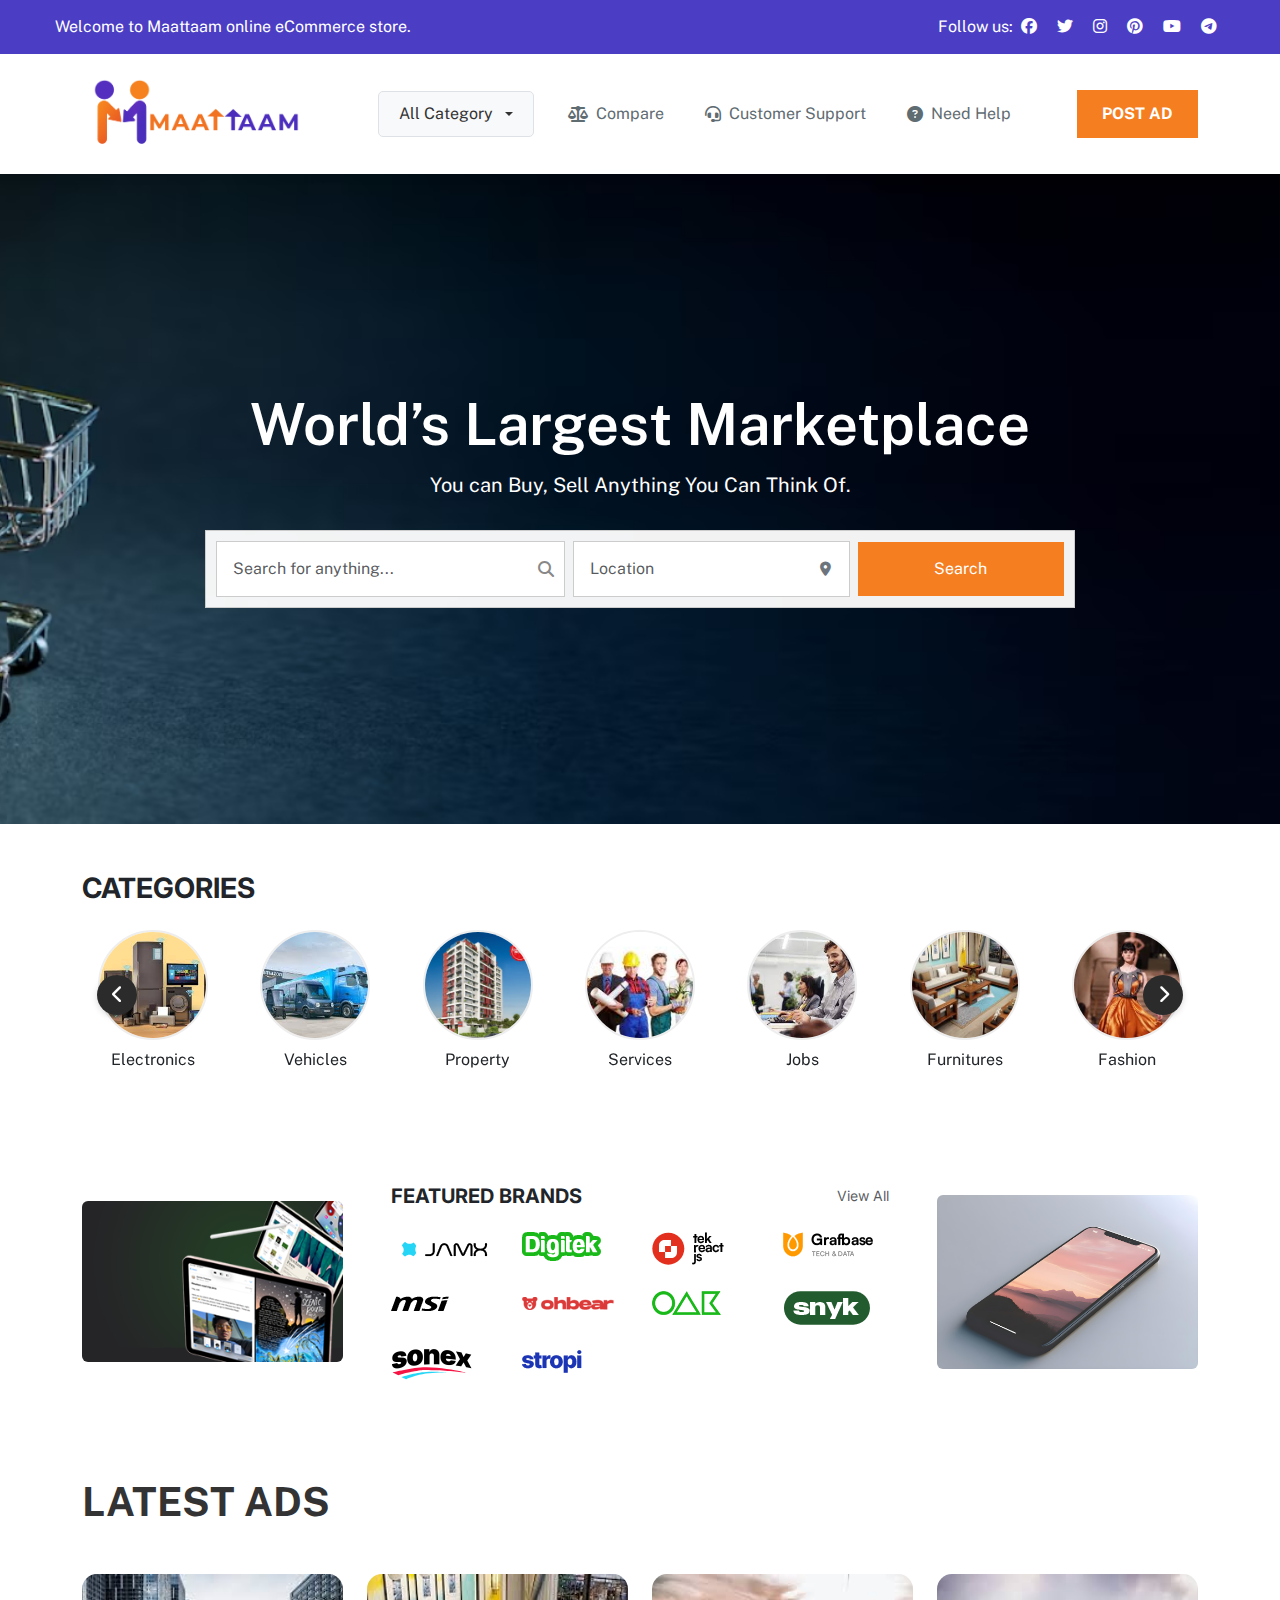
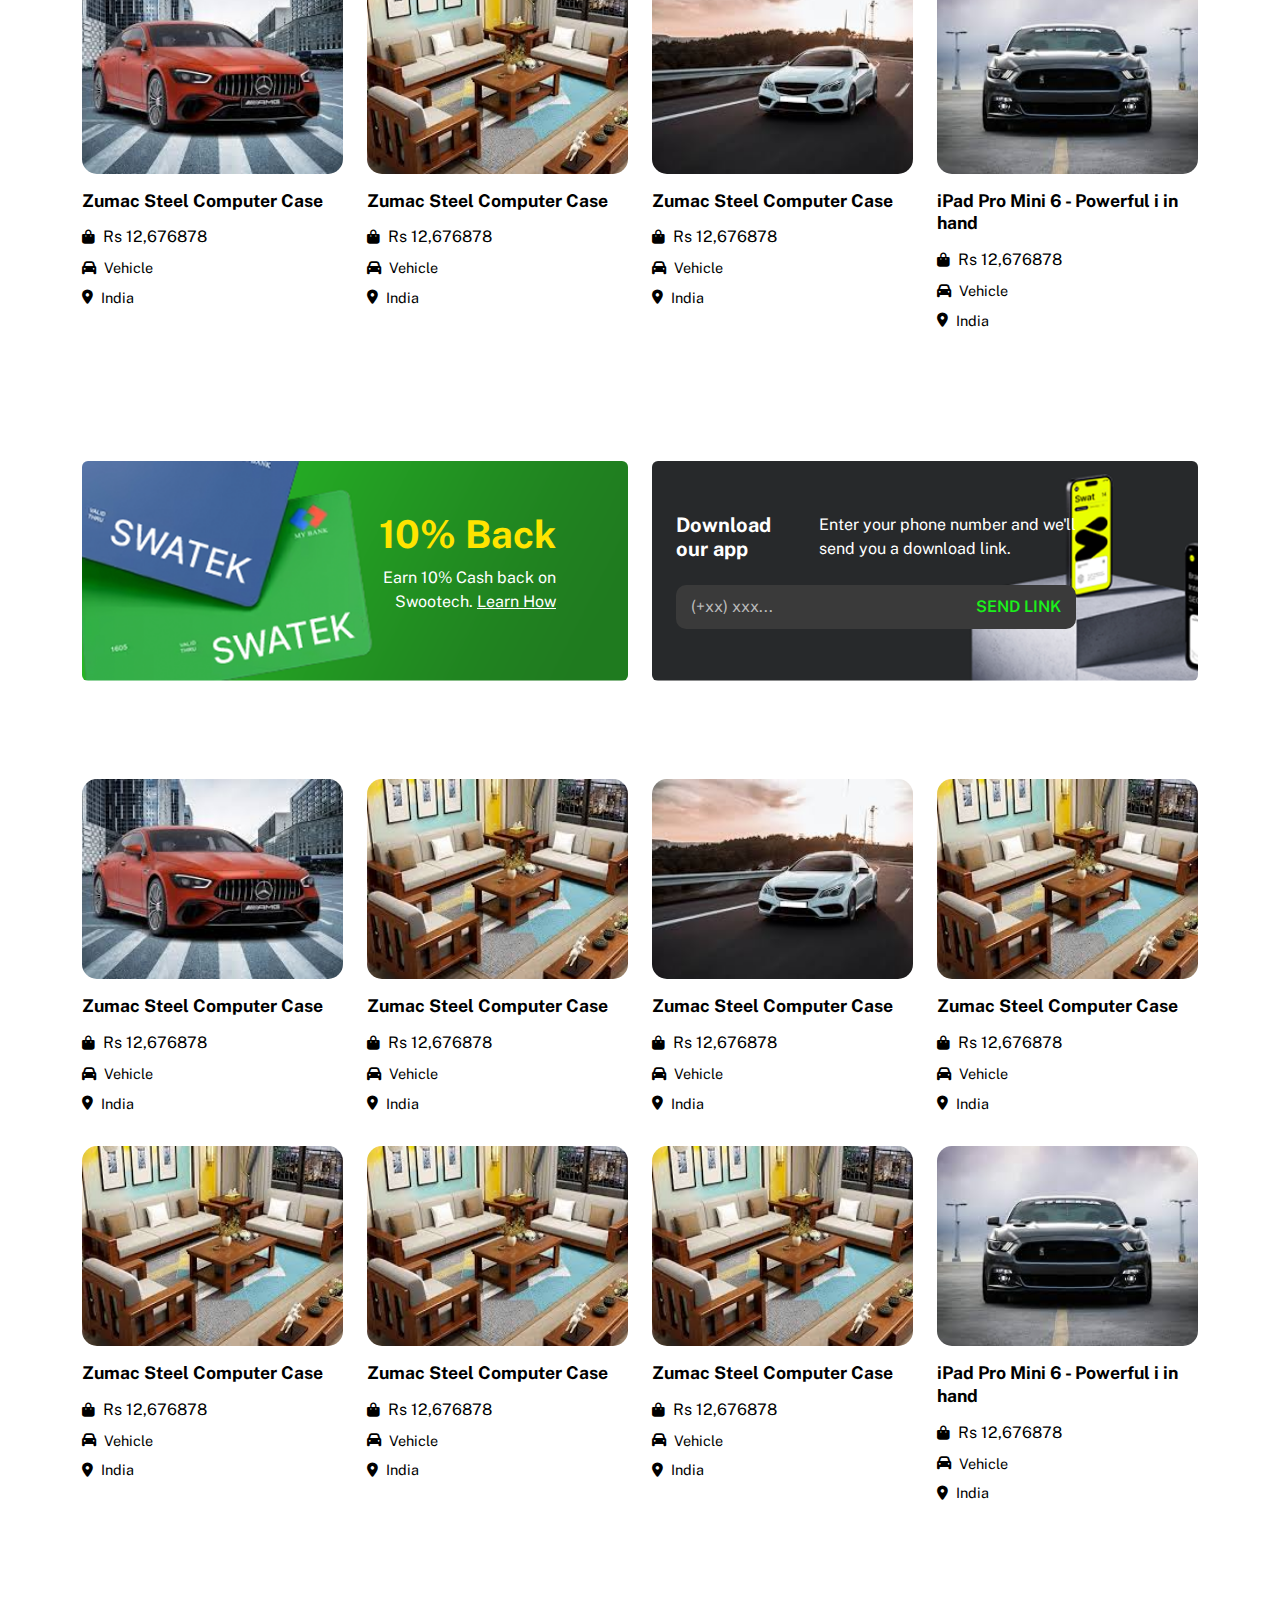
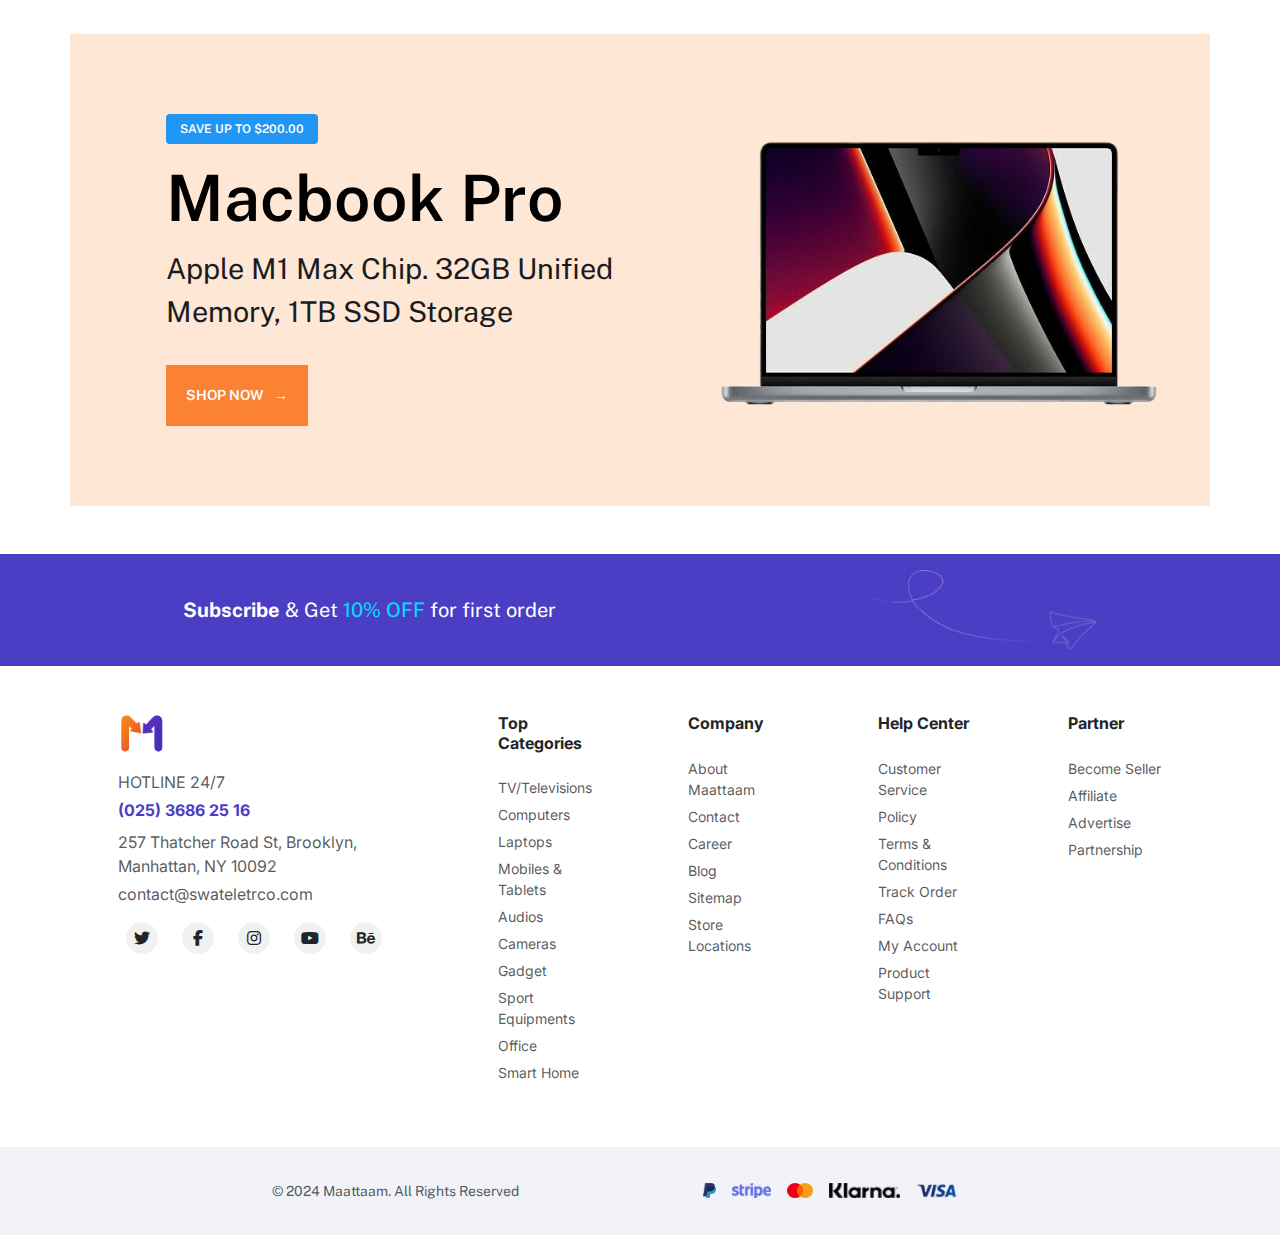
<file: index.html>
<!DOCTYPE html>
<html lang="en">
<head>
    <meta charset="UTF-8">
    <meta name="viewport" content="width=device-width, initial-scale=1.0">
    <title>Maattaam</title>
    <link href="https://cdnjs.cloudflare.com/ajax/libs/bootstrap/5.3.0/css/bootstrap.min.css" rel="stylesheet">
    <link href="https://cdnjs.cloudflare.com/ajax/libs/font-awesome/6.4.0/css/all.min.css" rel="stylesheet">
    <link rel="stylesheet" href="index.css">
    <link href="https://fonts.googleapis.com/css2?family=Public+Sans:wght@400;500;600;700&display=swap" rel="stylesheet">
    <link rel="stylesheet" href="https://cdnjs.cloudflare.com/ajax/libs/font-awesome/6.5.0/css/all.min.css">
    <link href="https://fonts.googleapis.com/css2?family=Inter:wght@400;500;600;700&display=swap" rel="stylesheet">




</head>
<body>
<!-- 
    <div class="black-friday-section" id="blackFridaySection">
        <div class="black-friday-content">
            <div class="offer-text">
                <span class="black-text">Black</span>
                <span class="white-text">Friday</span>
            </div>
<div class="discount-text">
    <span class="prefix">Up to</span>
    <span class="main-percentage">59%</span>
    <span class="suffix">OFF</span>
</div>

            <div class="action-section">
                <a href="#" class="shop-now-btn">
                    SHOP NOW <i class="fas fa-arrow-right"></i>
                </a>
                <button class="close-btn" onclick="closeBlackFriday()">
                    <i class="fas fa-times"></i>
                </button>
            </div>
        </div>
    </div> -->


    <div class="welcome-section" id="welcomeSection">
        <div class="welcome-content">
            <div class="welcome-text">
                Welcome to Maattaam online eCommerce store.
            </div>
            <div class="right-section">
                <div class="follow-us d-flex">
                    <span>Follow us:</span>
                    <div class="social-icons">
                        <a href="#"><i class="fab fa-facebook"></i></a>
                        <a href="#"><i class="fab fa-twitter"></i></a>
                        <a href="#"><i class="fab fa-instagram"></i></a>
                        <a href="#"><i class="fab fa-pinterest"></i></a>
                        <a href="#"><i class="fab fa-youtube"></i></a>
                        <a href="#"><i class="fab fa-telegram"></i></a>
                    </div>
                </div>
                
            </div>
        </div>
    </div>


    <nav class="navbar navbar-expand-lg main-navbar" id="mainNavbar">
        <div class="container">
            <!-- <a class="navbar-brand logo" href="#"> -->
                <img src="images/Maatam_Full_logo.png" class="navbar-brand logo img-fluid" alt="">
            <!-- </a> -->
            
            <div class="nav-center d-flex align-items-center">
   
                <div class="dropdown category-dropdown me-1">
                    <button class="btn category-btn dropdown-toggle" type="button" data-bs-toggle="dropdown" aria-expanded="false">
                        <!-- <i class="fas fa-bars"></i> -->
                        All Category
                    </button>
                    <ul class="dropdown-menu">
                        <li><a class="dropdown-item" href="#"><i class="fas fa-mobile-alt"></i> Electronics</a></li>
                        <li><a class="dropdown-item" href="#"><i class="fas fa-tshirt"></i> Fashion</a></li>
                        <li><a class="dropdown-item" href="#"><i class="fas fa-home"></i> Home & Garden</a></li>
                        <li><a class="dropdown-item" href="#"><i class="fas fa-car"></i> Automotive</a></li>
                        <li><a class="dropdown-item" href="#"><i class="fas fa-gamepad"></i> Sports & Games</a></li>
                        <li><a class="dropdown-item" href="#"><i class="fas fa-book"></i> Books</a></li>
                        <li><a class="dropdown-item" href="#"><i class="fas fa-heartbeat"></i> Health & Beauty</a></li>
                        <li><a class="dropdown-item" href="#"><i class="fas fa-baby"></i> Baby & Kids</a></li>
                    </ul>
                </div>
  
                <div class="nav-links d-none d-lg-flex">
                    <!-- <a href="#" class="nav-link me-3">
                        <i class="fas fa-map-marker-alt"></i>
                        Track Order
                    </a> -->
                    <a href="#" class="nav-link me-3">
                        <i class="fas fa-balance-scale"></i>
                        Compare
                    </a>
                    <a href="#" class="nav-link me-3">
                        <i class="fas fa-headset"></i>
                        Customer Support
                    </a>
                    <a href="#" class="nav-link me-3">
                        <i class="fas fa-question-circle"></i>
                        Need Help
                    </a>
                </div>
            </div>


            <button class="navbar-toggler d-lg-none" type="button" data-bs-toggle="collapse" data-bs-target="#mobileNavMenu" aria-controls="mobileNavMenu" aria-expanded="false" aria-label="Toggle navigation">
                <i class="fas fa-bars"></i>
            </button>
            
            <a href="#" class="post-ad-btn">POST AD</a>
        </div>

        <div class="collapse navbar-collapse" id="mobileNavMenu">
            <ul class="navbar-nav ms-auto">
                <li class="nav-item">
                    <a class="nav-link" href="#">
                        <i class="fas fa-map-marker-alt"></i>
                        Track Order
                    </a>
                </li>
                <li class="nav-item">
                    <a class="nav-link" href="#">
                        <i class="fas fa-balance-scale"></i>
                        Compare
                    </a>
                </li>
                <li class="nav-item">
                    <a class="nav-link" href="#">
                        <i class="fas fa-headset"></i>
                        Customer Support
                    </a>
                </li>
                <li class="nav-item">
                    <a class="nav-link" href="#">
                        <i class="fas fa-question-circle"></i>
                        Need Help
                    </a>
                </li>
            </ul>
        </div>
    </nav>












    <!-- <div class="navbar-placeholder" id="navbarPlaceholder"></div> -->
<section class="hero-section">
  <div class="hero-content">
    <h1 class="hero-heading">World’s Largest Marketplace</h1>
    <p class="hero-subheading">You can Buy, Sell Anything You Can Think Of.</p>

    <div class="search-box">
  <form class="row g-2 align-items-center">

    <div class="col-md-5 position-relative">
      <input type="text" class="form-control no-radius ps-3 pe-5" placeholder="Search for anything...">
      <i class="fas fa-search position-absolute search-icon"></i>
    </div>

    <div class="col-md-4 position-relative">
      <input type="text" class="form-control no-radius ps-3 pe-5" placeholder="Location">
      <i class="fas fa-map-marker-alt position-absolute location-icon"></i>
    </div>


    <div class="col-md-3 d-grid">
      <button type="submit" class="btn search-btn no-radius">Search</button>
    </div>
  </form>
</div>

  </div>
</section>












<section class="py-5 bg-white">
  <div class="container">
    <h3 class="fw-bold mb-4 cat-head">CATEGORIES</h3>
    <div class="owl-carousel category-carousel owl-theme">
      <!-- Category Item -->
      <div class="text-center">
        <img src="images/0bee677af098a5233413b66ca71525d74dd57bea.png" class="category-img" alt="Electronics">
        <p class="mt-2">Electronics</p>
      </div>
      <div class="text-center">
        <img src="images/f7e5ac2b30c23256c9ec88ed01f7ed75f2ee8d51.png" class="category-img" alt="Vehicles">
        <p class="mt-2">Vehicles</p>
      </div>
      <div class="text-center">
        <img src="images/2abd3015bf195181703b82d4424fd592df1b0177.png" class="category-img" alt="Property">
        <p class="mt-2">Property</p>
      </div>
      <div class="text-center">
        <img src="images/19745617944f4e37dfb50c5fc05d37c34422c420.png" class="category-img" alt="Services">
        <p class="mt-2">Services</p>
      </div>
      <div class="text-center">
        <img src="images/8849fd5bec9bcb8bec090bf3e7490fd29891f4b4.png" class="category-img" alt="Jobs">
        <p class="mt-2">Jobs</p>
      </div>
      <div class="text-center">
        <img src="images/1afec2ff3e5faf4cb99bcd725b0a090c9d05f52b (1).png" class="category-img" alt="Furnitures">
        <p class="mt-2">Furnitures</p>
      </div>
      <div class="text-center">
        <img src="images/fc71cead6763f9edd55e30b49442836f3a2dd092.png" class="category-img" alt="Fashion">
        <p class="mt-2">Fashion</p>
      </div>
      <div class="text-center">
        <img src="images/970e814b3bbe23eb97cb305d27121cedfa17851d.png" class="category-img" alt="Education">
        <p class="mt-2">Education</p>
      </div>
    </div>
  </div>
</section>





















<section class="py-5 bg-white">
  <div class="container">
    <div class="row align-items-center text-center text-md-start">

      <div class="col-md-3 mb-4 mb-md-0 ">
        <img src="images/42c2d52d5f465ac35ffa884c805d48cc0e11c4ea.png" alt="Left Banner" class="img-fluid rounded ">
      </div>

      <div class="col-md-6">
        <div class="d-flex justify-content-between align-items-center mb-3 feature px-4 pb-2">
          <h5 class="fw-bold mb-0">FEATURED BRANDS</h5>
          <a href="#" class="text-decoration-none small text-muted">View All</a>
        </div>
        <div class="row g-4 px-4">
          <!-- 10 brand logos -->
          <div class="col-6 col-sm-4 col-md-3">
            <img src="images/4b49e8610dcb6eda84289e49d447a8ec4ae42422.png" class="img-fluid" alt="Brand 1">
          </div>
          <div class="col-6 col-sm-4 col-md-3">
            <img src="images/7d986511c5c7178a2b26beb5b24b04cf5d0f1f46.png" class="img-fluid" alt="Brand 2">
          </div>
          <div class="col-6 col-sm-4 col-md-3">
            <img src="images/73d05b01ae1d6973bc1baa55b5fd12fbccf5944a.png" class="img-fluid" alt="Brand 3">
          </div>
          <div class="col-6 col-sm-4 col-md-3">
            <img src="images/1d6d5e6c1bdb7d74db4985a09b2efb145d3cb4b9.png" class="img-fluid" alt="Brand 4">
          </div>
          <div class="col-6 col-sm-4 col-md-3">
            <img src="images/7cf1d3f06124f794293ab4766b72ce9df633ab2c.png" class="img-fluid" alt="Brand 5">
          </div>
          <div class="col-6 col-sm-4 col-md-3">
            <img src="images/08ec6342b948134b956bfb8ab706b935d3ddacbd.png" class="img-fluid" alt="Brand 6">
          </div>
          <div class="col-6 col-sm-4 col-md-3">
            <img src="images/7262949180906af956fdfb6434fca6a6baca9c00.png" class="img-fluid" alt="Brand 7">
          </div>
          <div class="col-6 col-sm-4 col-md-3">
            <img src="images/61d342f9164d9cc01af410b84d2af63b6f97586b.png" class="img-fluid" alt="Brand 8">
          </div>
          <div class="col-6 col-sm-4 col-md-3">
            <img src="images/52b2c81c8b1ebd4fbd8d8e213980efc8bca89f10.png" class="img-fluid" alt="Brand 9">
          </div>
          <div class="col-6 col-sm-4 col-md-3">
            <img src="images/2659546bcafa3e23907c4a160292aaa3e0e4e82b (1).png" class="img-fluid" alt="Brand 10">
          </div>
        </div>
      </div>


      <div class="col-md-3 mt-4 mt-md-0">
        <img src="images/141fc03a7e440b94a957f6b9579306dd2108539b.png" alt="Right Banner" class="img-fluid rounded">
      </div>

    </div>
  </div>
</section>




























<div class="ads-container">
        <div class="container">
            <h2 class="section-title">LATEST ADS</h2>
            
            <div class="row">
    
                <div class="col-lg-3 col-md-6 col-sm-6">
                    <div class="ad-card">
                        <img src="images/020e7e80a8c22698511bcf64ed2837d83d810dcf.png" alt="Mercedes AMG GT" class="ad-image">
                        <h5 class="ad-title">Zumac Steel Computer Case</h5>
                        <div class="ad-price">
                            <i class="fas fa-shopping-bag icon"></i>
                            <span class="price-text">Rs 12,676878</span>
                        </div>
                        <div class="ad-category">
                            <i class="fas fa-car icon"></i>
                            <span class="category-text">Vehicle</span>
                        </div>
                        <div class="ad-location">
                            <i class="fas fa-map-marker-alt icon"></i>
                            <span class="location-text">India</span>
                        </div>
                    </div>
                </div>
        
                <div class="col-lg-3 col-md-6 col-sm-6">
                    <div class="ad-card">
                        <img src="images/1afec2ff3e5faf4cb99bcd725b0a090c9d05f52b (1).png" alt="Living Room Furniture" class="ad-image">
                        <h5 class="ad-title">Zumac Steel Computer Case</h5>
                        <div class="ad-price">
                            <i class="fas fa-shopping-bag icon"></i>
                            <span class="price-text">Rs 12,676878</span>
                        </div>
                        <div class="ad-category">
                            <i class="fas fa-car icon"></i>
                            <span class="category-text">Vehicle</span>
                        </div>
                        <div class="ad-location">
                            <i class="fas fa-map-marker-alt icon"></i>
                            <span class="location-text">India</span>
                        </div>
                    </div>
                </div>
                
      
                <div class="col-lg-3 col-md-6 col-sm-6">
                    <div class="ad-card">
                        <img src="images/4132e9a3cfc334a88621a5f5d0a64690d7a56732.png" alt="White Sports Car" class="ad-image">
                        <h5 class="ad-title">Zumac Steel Computer Case</h5>
                        <div class="ad-price">
                            <i class="fas fa-shopping-bag icon"></i>
                            <span class="price-text">Rs 12,676878</span>
                        </div>
                        <div class="ad-category">
                            <i class="fas fa-car icon"></i>
                            <span class="category-text">Vehicle</span>
                        </div>
                        <div class="ad-location">
                            <i class="fas fa-map-marker-alt icon"></i>
                            <span class="location-text">India</span>
                        </div>
                    </div>
                </div>
            
                <div class="col-lg-3 col-md-6 col-sm-6">
                    <div class="ad-card">
                        <img src="images/1eb979a668ee5cc9ec3ebe6a29ce8d1ca41dc862.png" alt="Ford Mustang" class="ad-image">
                        <h5 class="ad-title">iPad Pro Mini 6 - Powerful i in hand</h5>
                        <div class="ad-price">
                            <i class="fas fa-shopping-bag icon"></i>
                            <span class="price-text">Rs 12,676878</span>
                        </div>
                        <div class="ad-category">
                            <i class="fas fa-car icon"></i>
                            <span class="category-text">Vehicle</span>
                        </div>
                        <div class="ad-location">
                            <i class="fas fa-map-marker-alt icon"></i>
                            <span class="location-text">India</span>
                        </div>
                    </div>
                </div>
            </div>
        </div>
    </div>






























    <div class="container my-5">
  <div class="row g-4">

<div class="col-md-6">
  <div class="promo-section left-section d-flex align-items-center justify-content-end rounded text-white h-100 pe-5">
    <div class="me-4 mb-3 text-end">
      <h4 class="mb-2">10% Back</h4>
      <p class="mb-0">Earn 10% Cash back on <br> Swootech. <a href="#" class="text-white text-decoration-underline">Learn How</a></p>
    </div>
  </div>
</div>


    <div class="col-md-6">
      <div class="promo-section rights-section d-flex align-items-center justify-content-between rounded p-4 text-white h-100 flex-column flex-md-row">
        <div>
          <div class="d-flex">
            <h5 class="fw-bold mb-2">Download <br> our app</h5>
          <p class="ps-5">Enter your phone number and we'll <br> send you a download link.</p>
          </div>
          <div class="d-flex mt-2">
            <div class="input-wrapper">
  <input type="text" class="form-control custom-input" placeholder="(+xx) xxx..." />
  <a href="#" class="send-link">SEND LINK</a>
</div>

          </div>
        </div>
      </div>
    </div>

  </div>
</div>














<div class="ads-container">
        <div class="container">
            
            
            <div class="row">
    
                <div class="col-lg-3 col-md-6 col-sm-6">
                    <div class="ad-card">
                        <img src="images/020e7e80a8c22698511bcf64ed2837d83d810dcf.png" alt="Mercedes AMG GT" class="ad-image">
                        <h5 class="ad-title">Zumac Steel Computer Case</h5>
                        <div class="ad-price">
                            <i class="fas fa-shopping-bag icon"></i>
                            <span class="price-text">Rs 12,676878</span>
                        </div>
                        <div class="ad-category">
                            <i class="fas fa-car icon"></i>
                            <span class="category-text">Vehicle</span>
                        </div>
                        <div class="ad-location">
                            <i class="fas fa-map-marker-alt icon"></i>
                            <span class="location-text">India</span>
                        </div>
                    </div>
                </div>
        
                <div class="col-lg-3 col-md-6 col-sm-6">
                    <div class="ad-card">
                        <img src="images/1afec2ff3e5faf4cb99bcd725b0a090c9d05f52b (1).png" alt="Living Room Furniture" class="ad-image">
                        <h5 class="ad-title">Zumac Steel Computer Case</h5>
                        <div class="ad-price">
                            <i class="fas fa-shopping-bag icon"></i>
                            <span class="price-text">Rs 12,676878</span>
                        </div>
                        <div class="ad-category">
                            <i class="fas fa-car icon"></i>
                            <span class="category-text">Vehicle</span>
                        </div>
                        <div class="ad-location">
                            <i class="fas fa-map-marker-alt icon"></i>
                            <span class="location-text">India</span>
                        </div>
                    </div>
                </div>
                
      
                <div class="col-lg-3 col-md-6 col-sm-6">
                    <div class="ad-card">
                        <img src="images/4132e9a3cfc334a88621a5f5d0a64690d7a56732.png" alt="White Sports Car" class="ad-image">
                        <h5 class="ad-title">Zumac Steel Computer Case</h5>
                        <div class="ad-price">
                            <i class="fas fa-shopping-bag icon"></i>
                            <span class="price-text">Rs 12,676878</span>
                        </div>
                        <div class="ad-category">
                            <i class="fas fa-car icon"></i>
                            <span class="category-text">Vehicle</span>
                        </div>
                        <div class="ad-location">
                            <i class="fas fa-map-marker-alt icon"></i>
                            <span class="location-text">India</span>
                        </div>
                    </div>
                </div>




                <div class="col-lg-3 col-md-6 col-sm-6">
                    <div class="ad-card">
                        <img src="images/1afec2ff3e5faf4cb99bcd725b0a090c9d05f52b (1).png" alt="Living Room Furniture" class="ad-image">
                        <h5 class="ad-title">Zumac Steel Computer Case</h5>
                        <div class="ad-price">
                            <i class="fas fa-shopping-bag icon"></i>
                            <span class="price-text">Rs 12,676878</span>
                        </div>
                        <div class="ad-category">
                            <i class="fas fa-car icon"></i>
                            <span class="category-text">Vehicle</span>
                        </div>
                        <div class="ad-location">
                            <i class="fas fa-map-marker-alt icon"></i>
                            <span class="location-text">India</span>
                        </div>
                    </div>
                </div>




                <div class="col-lg-3 col-md-6 col-sm-6">
                    <div class="ad-card">
                        <img src="images/1afec2ff3e5faf4cb99bcd725b0a090c9d05f52b (1).png" alt="Living Room Furniture" class="ad-image">
                        <h5 class="ad-title">Zumac Steel Computer Case</h5>
                        <div class="ad-price">
                            <i class="fas fa-shopping-bag icon"></i>
                            <span class="price-text">Rs 12,676878</span>
                        </div>
                        <div class="ad-category">
                            <i class="fas fa-car icon"></i>
                            <span class="category-text">Vehicle</span>
                        </div>
                        <div class="ad-location">
                            <i class="fas fa-map-marker-alt icon"></i>
                            <span class="location-text">India</span>
                        </div>
                    </div>
                </div>




                <div class="col-lg-3 col-md-6 col-sm-6">
                    <div class="ad-card">
                        <img src="images/1afec2ff3e5faf4cb99bcd725b0a090c9d05f52b (1).png" alt="Living Room Furniture" class="ad-image">
                        <h5 class="ad-title">Zumac Steel Computer Case</h5>
                        <div class="ad-price">
                            <i class="fas fa-shopping-bag icon"></i>
                            <span class="price-text">Rs 12,676878</span>
                        </div>
                        <div class="ad-category">
                            <i class="fas fa-car icon"></i>
                            <span class="category-text">Vehicle</span>
                        </div>
                        <div class="ad-location">
                            <i class="fas fa-map-marker-alt icon"></i>
                            <span class="location-text">India</span>
                        </div>
                    </div>
                </div>




                <div class="col-lg-3 col-md-6 col-sm-6">
                    <div class="ad-card">
                        <img src="images/1afec2ff3e5faf4cb99bcd725b0a090c9d05f52b (1).png" alt="Living Room Furniture" class="ad-image">
                        <h5 class="ad-title">Zumac Steel Computer Case</h5>
                        <div class="ad-price">
                            <i class="fas fa-shopping-bag icon"></i>
                            <span class="price-text">Rs 12,676878</span>
                        </div>
                        <div class="ad-category">
                            <i class="fas fa-car icon"></i>
                            <span class="category-text">Vehicle</span>
                        </div>
                        <div class="ad-location">
                            <i class="fas fa-map-marker-alt icon"></i>
                            <span class="location-text">India</span>
                        </div>
                    </div>
                </div>




                
                
            
                <div class="col-lg-3 col-md-6 col-sm-6">
                    <div class="ad-card">
                        <img src="images/1eb979a668ee5cc9ec3ebe6a29ce8d1ca41dc862.png" alt="Ford Mustang" class="ad-image">
                        <h5 class="ad-title">iPad Pro Mini 6 - Powerful i in hand</h5>
                        <div class="ad-price">
                            <i class="fas fa-shopping-bag icon"></i>
                            <span class="price-text">Rs 12,676878</span>
                        </div>
                        <div class="ad-category">
                            <i class="fas fa-car icon"></i>
                            <span class="category-text">Vehicle</span>
                        </div>
                        <div class="ad-location">
                            <i class="fas fa-map-marker-alt icon"></i>
                            <span class="location-text">India</span>
                        </div>
                    </div>
                </div>
            </div>
        </div>
    </div>



<div class="container bottom-promo-section my-5 py-5">
  <div class="row d-flex align-items-center ps-md-5" >
    <div class="col-md-6 ps-md-5">
      <button class="bottom-badge-btn mb-3">SAVE UP TO $200.00</button>
      <h2 class="bottom-product-title">Macbook Pro</h2>
      <p class="bottom-product-desc">
        Apple M1 Max Chip. 32GB Unified Memory, 1TB SSD Storage
      </p>
      <button class="bottom-shop-btn mt-3">
        SHOP NOW <span class="ms-2">&rarr;</span>
      </button>
    </div>
    <div class="col-md-6">
      <img src="images/85b0d3b5fbf2d4a308ed09b8dd0b0ff62d7ea9d4.png" alt="Macbook Pro" class="img-fluid" />
    </div>
  </div>
</div>







    


<div class="container-fluid subscribe-banner ">
  <div class="d-flex justify-content-around align-items-center px-4 flex-wrap py-3">
    <div class="subscribe-text text-white ">
      <strong>Subscribe</strong> & Get <span class="discount">10% OFF</span> for first order
    </div>
    <div class="subscribe-img">
      <img src="images/b7b301176effb21b1deeaefaa655206e786c5b6d.png" alt="Subscribe Icon" class="img-fluid" />
    </div>
  </div>
</div>






















<footer class="footer py-5">
  <div class="container">
    <div class="row gy-4">

      <!-- Logo and Contact -->
      <div class="col-md-4 px-5">
        <div class="footer-logo mb-3">
          <img src="images/b960edd60ad6657f9f5cf512d2119bed172e4daa (1).png" alt="Logo" style="max-height: 40px;">
        </div>
        <p class="text-muted mb-1">HOTLINE 24/7</p>
        <p class="fw-bold y mb-2" style="color: #4B3EC4;">(025) 3686 25 16</p>
        <p class="text-muted mb-1">257 Thatcher Road St, Brooklyn, Manhattan, NY 10092</p>
        <p class="text-muted">contact@swateletrco.com</p>

        <div class="social-icons d-flex gap-2 mt-3">
          <a href="#" class="text-dark"><i class="fab fa-twitter"></i></a>
          <a href="#" class="text-dark"><i class="fab fa-facebook-f"></i></a>
          <a href="#" class="text-dark"><i class="fab fa-instagram"></i></a>
          <a href="#" class="text-dark"><i class="fab fa-youtube"></i></a>
          <a href="#" class="text-dark"><i class="fab fa-behance"></i></a>
        </div>
      </div>


      <div class="col-6 col-md-2 px-5">
        <h6 class="fw-bold mb-4">Top Categories</h6>
        <ul class="list-unstyled text-muted">
          <li>TV/Televisions</li>
          <li>Computers</li>
          <li>Laptops</li>
          <li>Mobiles & Tablets</li>
          <li>Audios</li>
          <li>Cameras</li>
          <li>Gadget</li>
          <li>Sport Equipments</li>
          <li>Office</li>
          <li>Smart Home</li>
        </ul>
      </div>

      <div class="col-6 col-md-2 px-5">
        <h6 class="fw-bold mb-4">Company</h6>
        <ul class="list-unstyled text-muted">
          <li>About Maattaam</li>
          <li>Contact</li>
          <li>Career</li>
          <li>Blog</li>
          <li>Sitemap</li>
          <li>Store Locations</li>
        </ul>
      </div>


      <div class="col-6 col-md-2 px-5">
        <h6 class="fw-bold mb-4">Help Center</h6>
        <ul class="list-unstyled text-muted">
          <li>Customer Service</li>
          <li>Policy</li>
          <li>Terms & Conditions</li>
          <li>Track Order</li>
          <li>FAQs</li>
          <li>My Account</li>
          <li>Product Support</li>
        </ul>
      </div>

      <div class="col-6 col-md-2 px-5">
        <h6 class="fw-bold mb-4">Partner</h6>
        <ul class="list-unstyled text-muted">
          <li>Become Seller</li>
          <li>Affiliate</li>
          <li>Advertise</li>
          <li>Partnership</li>
        </ul>
      </div>

    </div>
  </div>
</footer>





<section class="footer-bottom-section py-3">
  <div class="container">
    <div class="row align-items-center justify-content-center text-center text-md-start py-md-3">

      <div class="col-md-4 mb-2 mb-md-0">
        <small class="text-muted">© 2024 Maattaam. All Rights Reserved</small>
      </div>


      <div class="col-md-4 d-flex justify-content-center flex-wrap gap-3">
        <img src="images/4f88470ef7ca7089c358161cd638255e61147b79.png" alt="Payment 1" class="payment-icon" />
        <img src="images/6bd6f9a9a1d8c62348529d351a6bbed14866b496.png" alt="Payment 2" class="payment-icon" />
        <img src="images/5b9d40ecdd1b5c0980dfc3ae57c167489f831783.png" alt="Payment 3" class="payment-icon" />
        <img src="images/3b5e4d8866baeaa152d51cf08f5031769fbf6263.png" alt="Payment 4" class="payment-icon" />
        <img src="images/647ccd9eac28cd11f9fb6cd49c52dea670811cb9.png" alt="Payment 5" class="payment-icon" />
      </div>
    </div>
  </div>
</section>






    <script src="https://cdnjs.cloudflare.com/ajax/libs/bootstrap/5.3.0/js/bootstrap.bundle.min.js"></script>

<link rel="stylesheet" href="https://cdnjs.cloudflare.com/ajax/libs/OwlCarousel2/2.3.4/assets/owl.carousel.min.css" />
<link rel="stylesheet" href="https://cdnjs.cloudflare.com/ajax/libs/OwlCarousel2/2.3.4/assets/owl.theme.default.min.css" />


<script src="https://code.jquery.com/jquery-3.6.0.min.js"></script>


<script src="https://cdnjs.cloudflare.com/ajax/libs/OwlCarousel2/2.3.4/owl.carousel.min.js"></script>
    <script>
 
        // function closeBlackFriday() {
        //     document.getElementById('blackFridaySection').style.display = 'none';
        // }


window.addEventListener('scroll', function() {
    const mainNavbar = document.getElementById('mainNavbar');
    const welcomeSection = document.getElementById('welcomeSection');
    
    // Only use welcomeSection height now
    const offsetTop = welcomeSection.offsetHeight;

    if (window.pageYOffset >= offsetTop) {
        mainNavbar.classList.add('fixed');
        document.body.style.paddingTop = mainNavbar.offsetHeight + 'px';
    } else {
        mainNavbar.classList.remove('fixed');
        document.body.style.paddingTop = '0';
    }
});





 $(document).ready(function(){
    $(".category-carousel").owlCarousel({
      loop: true,
      margin: 20,
      nav: true,
      dots: false,
      autoplay: true,
      autoplayTimeout: 1000, 
      autoplayHoverPause: true,
      smartSpeed: 600,
      touchDrag: true,
      mouseDrag: true,
      navText: [
        '<div class="custom-nav-btn left-nav"><i class="fas fa-chevron-left"></i></div>',
        '<div class="custom-nav-btn right-nav"><i class="fas fa-chevron-right"></i></div>'
      ],
      responsive: {
        0: { items: 2 },
        576: { items: 4 },
        768: { items: 4 },
        992: { items: 6 },
        1200: { items: 7 }
      }
    });
  });
    </script>
</body>
</html>
</file>
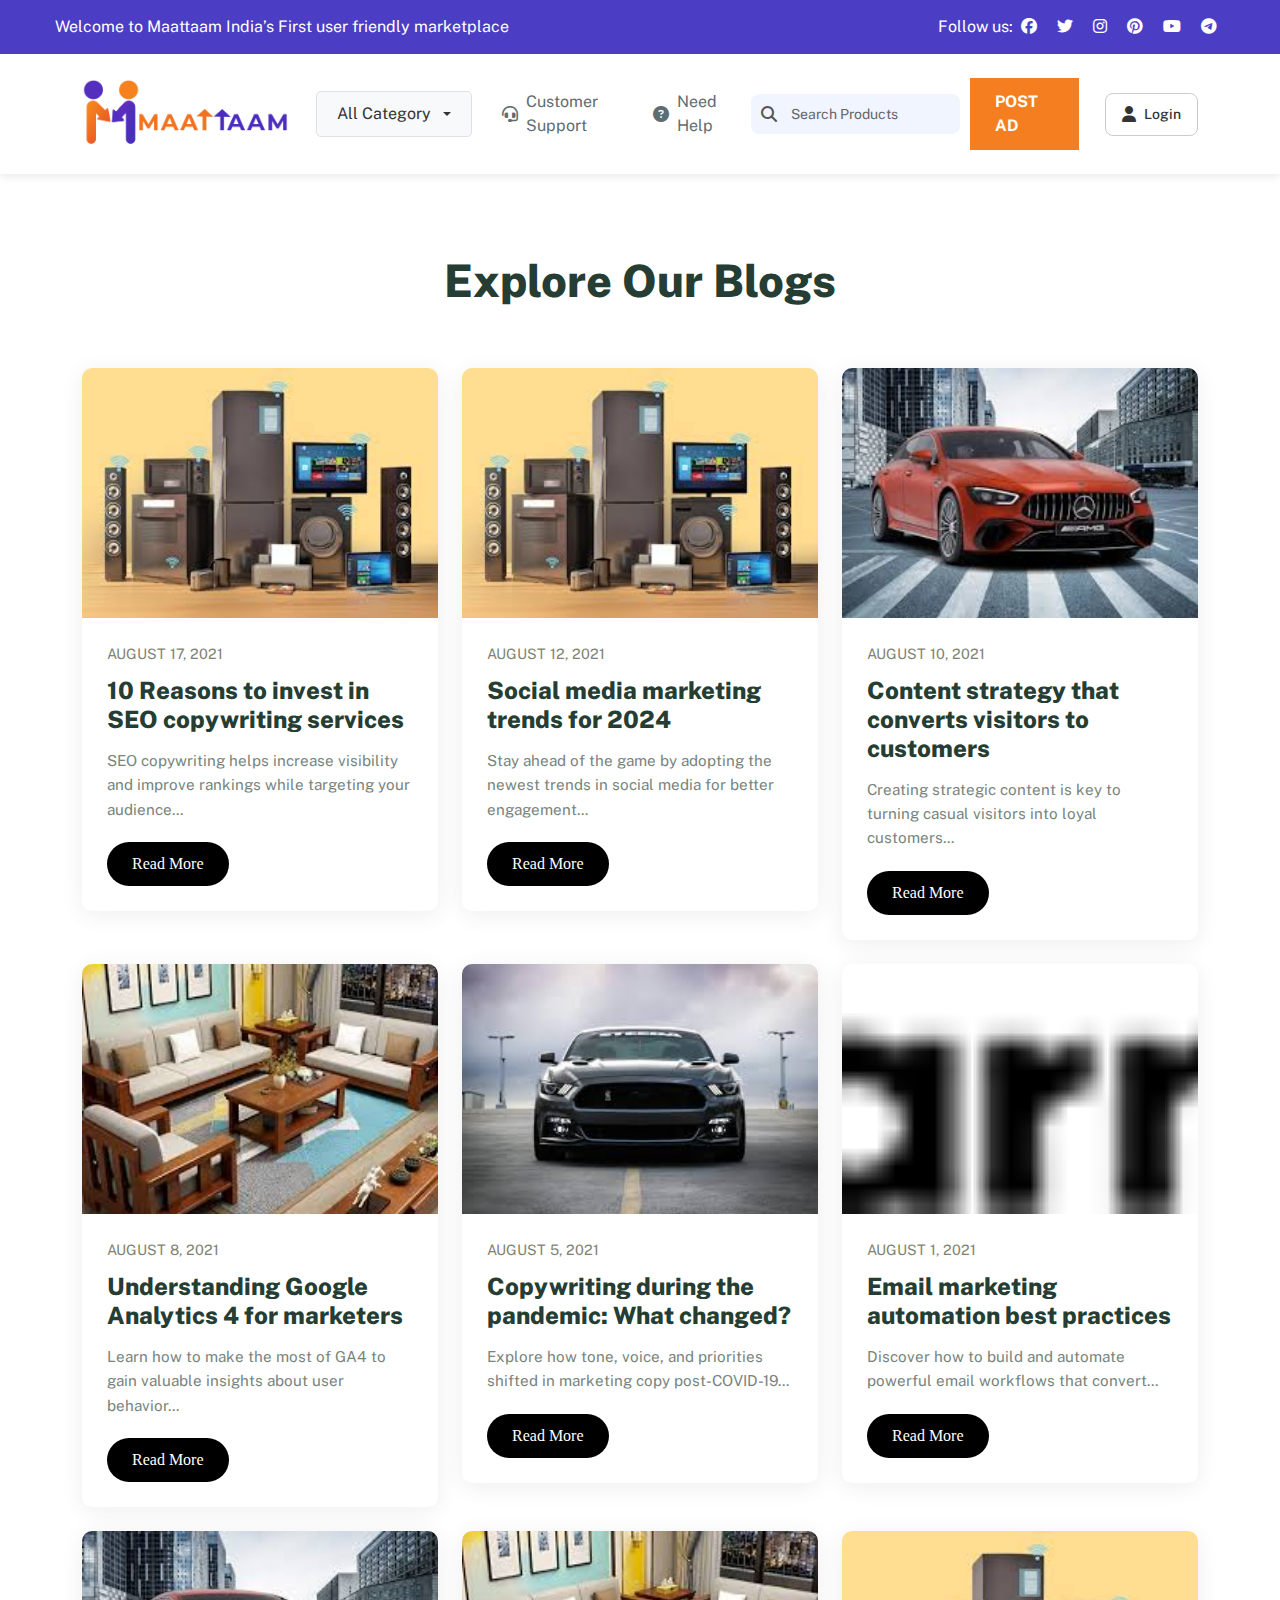
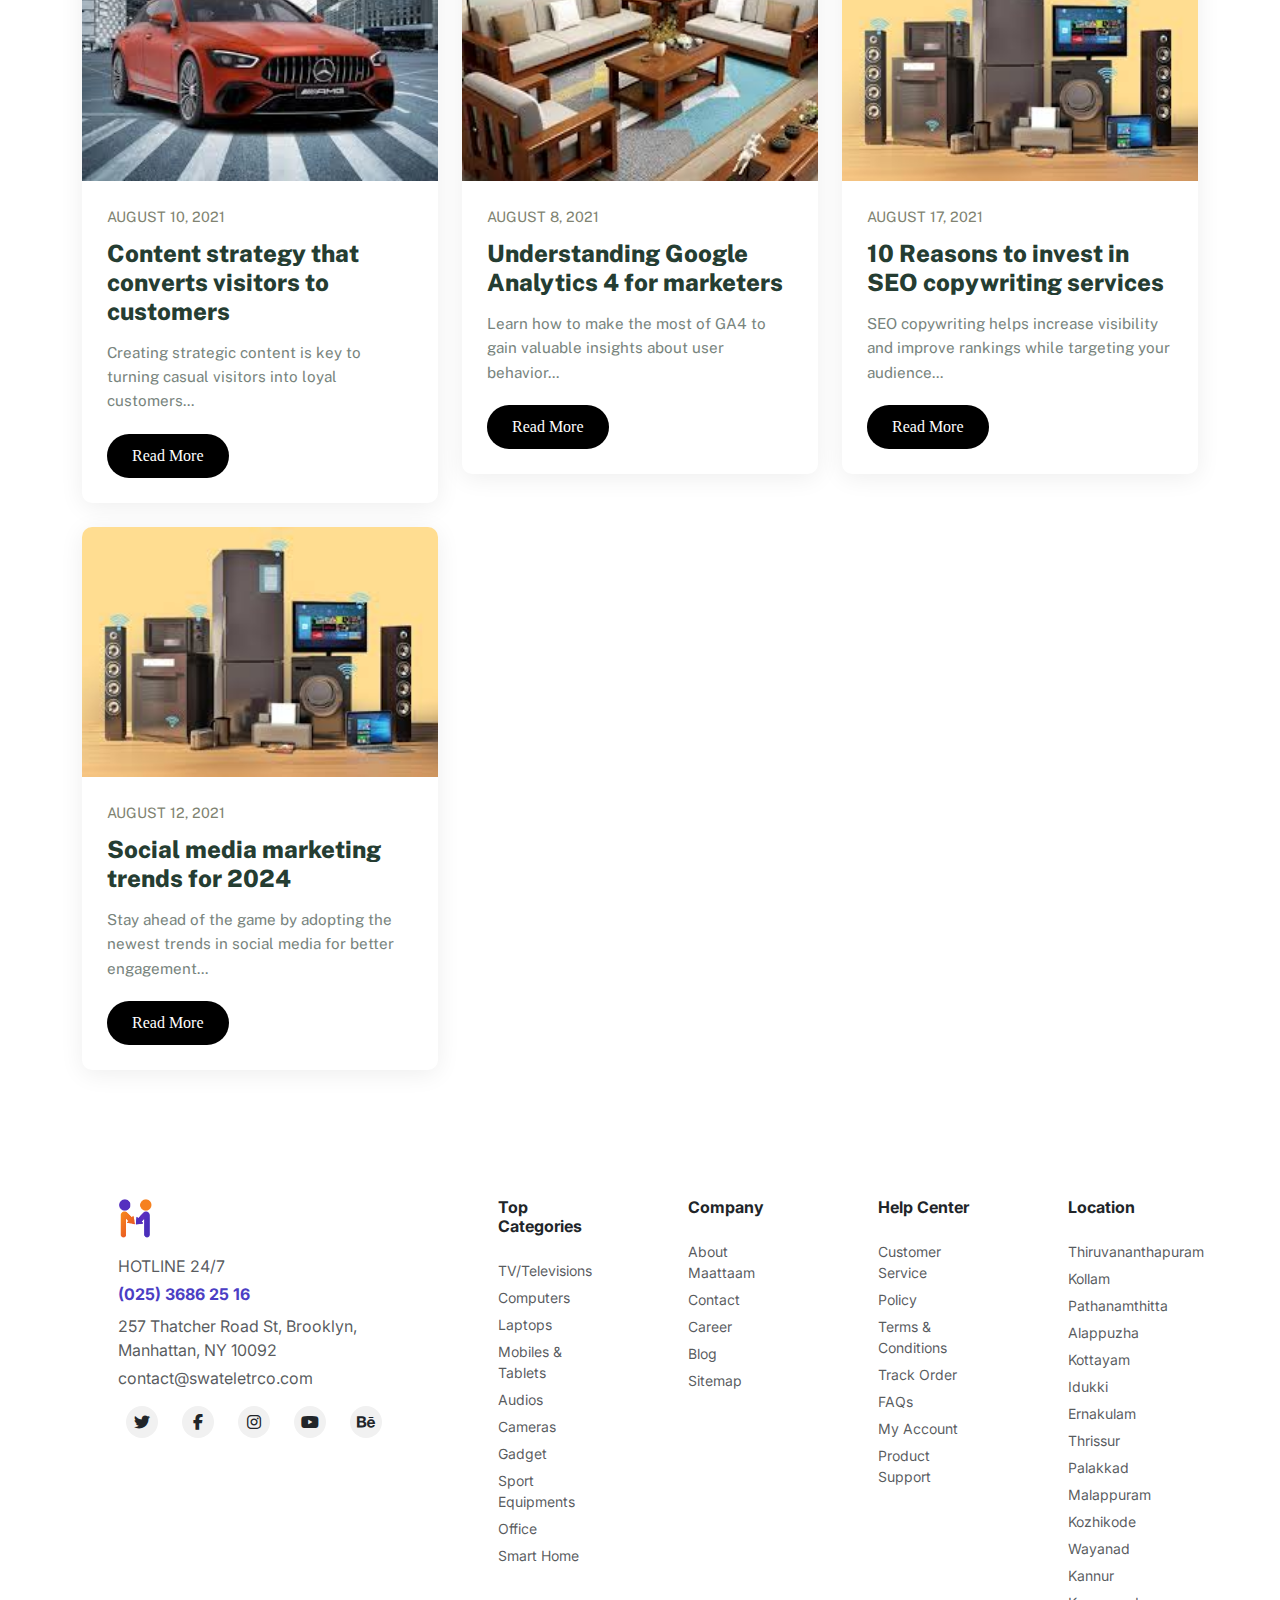
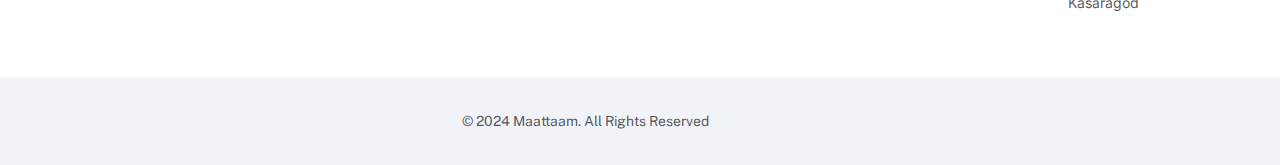
<file: blog.html>
<!DOCTYPE html>
<html lang="en">
<head>
    <meta charset="UTF-8">
    <meta name="viewport" content="width=device-width, initial-scale=1.0">
    <title>Products</title>
    <link href="https://cdnjs.cloudflare.com/ajax/libs/bootstrap/5.3.0/css/bootstrap.min.css" rel="stylesheet">
    <link href="https://cdnjs.cloudflare.com/ajax/libs/font-awesome/6.4.0/css/all.min.css" rel="stylesheet">
    <link rel="stylesheet" href="blog.css">
    <link href="https://fonts.googleapis.com/css2?family=Public+Sans:wght@400;500;600;700&display=swap" rel="stylesheet">
    <link rel="stylesheet" href="https://cdnjs.cloudflare.com/ajax/libs/font-awesome/6.5.0/css/all.min.css">
    <link href="https://fonts.googleapis.com/css2?family=Inter:wght@400;500;600;700&display=swap" rel="stylesheet">




</head>
<body>



    <div class="welcome-section" id="welcomeSection">
        <div class="welcome-content">
            <div class="welcome-text">
                Welcome to Maattaam India’s First user friendly marketplace
            </div>
            <div class="right-section">
                <div class="follow-us d-flex">
                    <span>Follow us:</span>
                    <div class="social-icons">
                        <a href="#"><i class="fab fa-facebook"></i></a>
                        <a href="#"><i class="fab fa-twitter"></i></a>
                        <a href="#"><i class="fab fa-instagram"></i></a>
                        <a href="#"><i class="fab fa-pinterest"></i></a>
                        <a href="#"><i class="fab fa-youtube"></i></a>
                        <a href="#"><i class="fab fa-telegram"></i></a>
                    </div>
                </div>
                
            </div>
        </div>
    </div>



    <nav class="navbar navbar-expand-lg main-navbar" id="mainNavbar">
        <div class="container">
            <!-- <a class="navbar-brand logo" href="#"> -->
                <img src="images/Maatam_Full_logo.png" class="navbar-brand logo img-fluid" alt="">
            <!-- </a> -->
            
            <div class="nav-center d-flex align-items-center">
   
                <div class="dropdown category-dropdown ">
                    <button class="btn category-btn dropdown-toggle" type="button" data-bs-toggle="dropdown" aria-expanded="false">
                        <!-- <i class="fas fa-bars"></i> -->
                        All Category
                    </button>
                    <ul class="dropdown-menu">
                        <li><a class="dropdown-item" href="#"><i class="fas fa-mobile-alt"></i> Electronics</a></li>
                        <li><a class="dropdown-item" href="#"><i class="fas fa-tshirt"></i> Fashion</a></li>
                        <li><a class="dropdown-item" href="#"><i class="fas fa-home"></i> Home & Garden</a></li>
                        <li><a class="dropdown-item" href="#"><i class="fas fa-car"></i> Automotive</a></li>
                        <li><a class="dropdown-item" href="#"><i class="fas fa-gamepad"></i> Sports & Games</a></li>
                        <li><a class="dropdown-item" href="#"><i class="fas fa-book"></i> Books</a></li>
                        <li><a class="dropdown-item" href="#"><i class="fas fa-heartbeat"></i> Health & Beauty</a></li>
                        <li><a class="dropdown-item" href="#"><i class="fas fa-baby"></i> Baby & Kids</a></li>
                    </ul>
                </div>
  
                <div class="nav-links d-none d-lg-flex">
                    <!-- <a href="#" class="nav-link me-3">
                        <i class="fas fa-map-marker-alt"></i>
                        Track Order
                    </a> -->
                    <!-- <a href="#" class="nav-link me-3">
                        <i class="fas fa-balance-scale"></i>
                        Compare
                    </a> -->
                    <a href="#" class="nav-link me-3">
                        <i class="fas fa-headset"></i>
                        Customer Support
                    </a>
                    <a href="#" class="nav-link me-3">
                        <i class="fas fa-question-circle"></i>
                        Need Help
                    </a>
                </div>
            </div>


<form class="search-form d-none d-lg-flex" action="/search" method="GET">
  <input type="text" name="q" class="search-input" placeholder="Search Products" required />
  <button type="submit" class="searchs-btn">
    <i class="fas fa-search"></i>
  </button>
</form>





            <button class="navbar-toggler d-lg-none" type="button" data-bs-toggle="collapse" data-bs-target="#mobileNavMenu" aria-controls="mobileNavMenu" aria-expanded="false" aria-label="Toggle navigation">
                <i class="fas fa-bars"></i>
            </button>
            
            <a href="#" class="post-ad-btn">POST AD</a>


            <div class="d-none d-lg-flex">
                          <a href="/login" class="login-btn d-flex align-items-center ms-3">
              <i class="fas fa-user me-2"></i>
              Login
            </a>
            </div>


<!-- 
<div class="dropdown user-dropdown hover-dropdown ms-3">

  <a href="/profile" class="user-toggle d-flex align-items-center" id="userDropdown">
    <img src="images/141fc03a7e440b94a957f6b9579306dd2108539b.png" alt="Profile" class="user-img" />
  </a>

  <button class="dropdown-toggle-btn" data-bs-toggle="dropdown" aria-expanded="false">
    <i class="fas fa-chevron-down"></i>
  </button>


  <ul class="dropdown-menu dropdown-menu-end" aria-labelledby="userDropdown">
    <li><a class="dropdown-item" href="/profile">View Profile</a></li>
    <li><a class="dropdown-item" href="/my-ads">My Ads</a></li>
    <li><a class="dropdown-item" href="/settings">Settings</a></li>
    <li><hr class="dropdown-divider"></li>
    <li><a class="dropdown-item" href="/logout">Logout</a></li>
  </ul>
</div> -->



        </div>

        <div class="collapse navbar-collapse" id="mobileNavMenu">
            <ul class="navbar-nav ms-auto">

              <form class="search-form d-block d-lg-none mx-4" action="/search" method="GET">
                <input type="text" name="q" class="search-input" placeholder="Search Products" required />
                <button type="submit" class="searchs-btn">
                  <i class="fas fa-search"></i>
                </button>
              </form>


                <li class="nav-item">
                    <a class="nav-link" href="#">
                        <i class="fas fa-map-marker-alt"></i>
                        Track Order
                    </a>
                </li>
                <!-- <li class="nav-item">
                    <a class="nav-link" href="#">
                        <i class="fas fa-balance-scale"></i>
                        Compare
                    </a>
                </li> -->
                <li class="nav-item">
                    <a class="nav-link" href="#">
                        <i class="fas fa-headset"></i>
                        Customer Support
                    </a>
                </li>
                <li class="nav-item">
                    <a class="nav-link" href="#">
                        <i class="fas fa-question-circle"></i>
                        Need Help
                    </a>
                </li>



              <hr>
              <div class=" d-flex d-lg-none mx-4 mt-3 text-center justify-content-center">
                  <a href="/login" class="login-btn   ">
                    <i class="fas fa-user me-2"></i>
                    Login
                  </a>
              </div>
            </ul>
        </div>
    </nav>





<section class="blog-page-section">
  <div class="container">
    <h1 class="blog-heading">Explore Our Blogs</h1>

    <div class="row g-4">
      
      <div class="col-lg-4 col-md-6">
        <div class="blog-card">
          <img src="images/0bee677af098a5233413b66ca71525d74dd57bea.png" alt="SEO">
          <div class="blog-card-body">
            <div class="blog-date">August 17, 2021</div>
            <h3 class="blog-title">10 Reasons to invest in SEO copywriting services</h3>
            <p class="blog-excerpt">SEO copywriting helps increase visibility and improve rankings while targeting your audience...</p>
            <a href="#" class="read-more-btn">Read More</a>
          </div>
        </div>
      </div>


      <div class="col-lg-4 col-md-6">
        <div class="blog-card">
          <img src="images/0bee677af098a5233413b66ca71525d74dd57bea.png" alt="Marketing">
          <div class="blog-card-body">
            <div class="blog-date">August 12, 2021</div>
            <h3 class="blog-title">Social media marketing trends for 2024</h3>
            <p class="blog-excerpt">Stay ahead of the game by adopting the newest trends in social media for better engagement...</p>
            <a href="#" class="read-more-btn">Read More</a>
          </div>
        </div>
      </div>

   
      <div class="col-lg-4 col-md-6">
        <div class="blog-card">
          <img src="images/020e7e80a8c22698511bcf64ed2837d83d810dcf.png" alt="Content Strategy">
          <div class="blog-card-body">
            <div class="blog-date">August 10, 2021</div>
            <h3 class="blog-title">Content strategy that converts visitors to customers</h3>
            <p class="blog-excerpt">Creating strategic content is key to turning casual visitors into loyal customers...</p>
            <a href="#" class="read-more-btn">Read More</a>
          </div>
        </div>
      </div>


      <div class="col-lg-4 col-md-6">
        <div class="blog-card">
          <img src="images/1afec2ff3e5faf4cb99bcd725b0a090c9d05f52b (1).png" alt="Analytics">
          <div class="blog-card-body">
            <div class="blog-date">August 8, 2021</div>
            <h3 class="blog-title">Understanding Google Analytics 4 for marketers</h3>
            <p class="blog-excerpt">Learn how to make the most of GA4 to gain valuable insights about user behavior...</p>
            <a href="#" class="read-more-btn">Read More</a>
          </div>
        </div>
      </div>

      <div class="col-lg-4 col-md-6">
        <div class="blog-card">
          <img src="images/1eb979a668ee5cc9ec3ebe6a29ce8d1ca41dc862.png" alt="Copywriting">
          <div class="blog-card-body">
            <div class="blog-date">August 5, 2021</div>
            <h3 class="blog-title">Copywriting during the pandemic: What changed?</h3>
            <p class="blog-excerpt">Explore how tone, voice, and priorities shifted in marketing copy post-COVID-19...</p>
            <a href="#" class="read-more-btn">Read More</a>
          </div>
        </div>
      </div>

      <div class="col-lg-4 col-md-6">
        <div class="blog-card">
          <img src="images/3b5e4d8866baeaa152d51cf08f5031769fbf6263.png" alt="Email Marketing">
          <div class="blog-card-body">
            <div class="blog-date">August 1, 2021</div>
            <h3 class="blog-title">Email marketing automation best practices</h3>
            <p class="blog-excerpt">Discover how to build and automate powerful email workflows that convert...</p>
            <a href="#" class="read-more-btn">Read More</a>
          </div>
        </div>
      </div>



      <div class="col-lg-4 col-md-6">
        <div class="blog-card">
          <img src="images/020e7e80a8c22698511bcf64ed2837d83d810dcf.png" alt="Content Strategy">
          <div class="blog-card-body">
            <div class="blog-date">August 10, 2021</div>
            <h3 class="blog-title">Content strategy that converts visitors to customers</h3>
            <p class="blog-excerpt">Creating strategic content is key to turning casual visitors into loyal customers...</p>
            <a href="#" class="read-more-btn">Read More</a>
          </div>
        </div>
      </div>


      <div class="col-lg-4 col-md-6">
        <div class="blog-card">
          <img src="images/1afec2ff3e5faf4cb99bcd725b0a090c9d05f52b (1).png" alt="Analytics">
          <div class="blog-card-body">
            <div class="blog-date">August 8, 2021</div>
            <h3 class="blog-title">Understanding Google Analytics 4 for marketers</h3>
            <p class="blog-excerpt">Learn how to make the most of GA4 to gain valuable insights about user behavior...</p>
            <a href="#" class="read-more-btn">Read More</a>
          </div>
        </div>
      </div>




            <div class="col-lg-4 col-md-6">
        <div class="blog-card">
          <img src="images/0bee677af098a5233413b66ca71525d74dd57bea.png" alt="SEO">
          <div class="blog-card-body">
            <div class="blog-date">August 17, 2021</div>
            <h3 class="blog-title">10 Reasons to invest in SEO copywriting services</h3>
            <p class="blog-excerpt">SEO copywriting helps increase visibility and improve rankings while targeting your audience...</p>
            <a href="#" class="read-more-btn">Read More</a>
          </div>
        </div>
      </div>


      <div class="col-lg-4 col-md-6">
        <div class="blog-card">
          <img src="images/0bee677af098a5233413b66ca71525d74dd57bea.png" alt="Marketing">
          <div class="blog-card-body">
            <div class="blog-date">August 12, 2021</div>
            <h3 class="blog-title">Social media marketing trends for 2024</h3>
            <p class="blog-excerpt">Stay ahead of the game by adopting the newest trends in social media for better engagement...</p>
            <a href="#" class="read-more-btn">Read More</a>
          </div>
        </div>
      </div>

    </div>
  </div>
</section>













<footer class="footer py-5">
  <div class="container">
    <div class="row gy-4">


      <div class="col-md-4 px-5">
        <div class="footer-logo mb-3">
          <img src="images/Maataam1.png" alt="Logo" style="max-height: 40px;">
        </div>
        <p class="text-muted mb-1">HOTLINE 24/7</p>
        <p class="fw-bold y mb-2" style="color: #4B3EC4;">(025) 3686 25 16</p>
        <p class="text-muted mb-1">257 Thatcher Road St, Brooklyn, Manhattan, NY 10092</p>
        <p class="text-muted">contact@swateletrco.com</p>

        <div class="social-icons d-flex gap-2 mt-3">
          <a href="#" class="text-dark"><i class="fab fa-twitter"></i></a>
          <a href="#" class="text-dark"><i class="fab fa-facebook-f"></i></a>
          <a href="#" class="text-dark"><i class="fab fa-instagram"></i></a>
          <a href="#" class="text-dark"><i class="fab fa-youtube"></i></a>
          <a href="#" class="text-dark"><i class="fab fa-behance"></i></a>
        </div>
      </div>


      <div class="col-6 col-md-2 px-5">
  <h6 class="fw-bold mb-4">Top Categories</h6>
  <ul class="list-unstyled">
    <li><a href="#" class="text-muted">TV/Televisions</a></li>
    <li><a href="#" class="text-muted">Computers</a></li>
    <li><a href="#" class="text-muted">Laptops</a></li>
    <li><a href="#" class="text-muted">Mobiles & Tablets</a></li>
    <li><a href="#" class="text-muted">Audios</a></li>
    <li><a href="#" class="text-muted">Cameras</a></li>
    <li><a href="#" class="text-muted">Gadget</a></li>
    <li><a href="#" class="text-muted">Sport Equipments</a></li>
    <li><a href="#" class="text-muted">Office</a></li>
    <li><a href="#" class="text-muted">Smart Home</a></li>
  </ul>
</div>


      <div class="col-6 col-md-2 px-5">
        <h6 class="fw-bold mb-4">Company</h6>
        <ul class="list-unstyled text-muted">
          <li><a href="" class="text-muted">About Maattaam</a></li>
          <li><a href="" class="text-muted">Contact</a></li>
          <li><a href="" class="text-muted">Career</a></li>
          <li><a href="" class="text-muted">Blog</a></li>
          <li><a href="" class="text-muted">Sitemap</a></li>
          
          
          

        </ul>
      </div>


      <div class="col-6 col-md-2 px-5">
        <h6 class="fw-bold mb-4">Help Center</h6>
        <ul class="list-unstyled text-muted">
          <li><a href="" class="text-muted">Customer Service</a></li>
          <li><a href="" class="text-muted">Policy</a></li>
          <li><a href="" class="text-muted">Terms & Conditions</a></li>
          <li><a href="" class="text-muted">Track Order</a></li>
          <li><a href="" class="text-muted">FAQs</a></li>
          <li><a href="" class="text-muted">My Account</a></li>
          <li><a href="" class="text-muted">Product Support</a></li>
        </ul>
      </div>

           <div class="col-6 col-md-2 px-5">
  <h6 class="fw-bold mb-4">Location</h6>
  <ul class="list-unstyled text-muted">
    <li><a href="#" class="text-muted">Thiruvananthapuram</a></li>
    <li><a href="#" class="text-muted">Kollam</a></li>
    <li><a href="#" class="text-muted">Pathanamthitta</a></li>
    <li><a href="#" class="text-muted">Alappuzha</a></li>
    <li><a href="#" class="text-muted">Kottayam</a></li>
    <li><a href="#" class="text-muted">Idukki</a></li>
    <li><a href="#" class="text-muted">Ernakulam</a></li>
    <li><a href="#" class="text-muted">Thrissur</a></li>
    <li><a href="#" class="text-muted">Palakkad</a></li>
    <li><a href="#" class="text-muted">Malappuram</a></li>
    <li><a href="#" class="text-muted">Kozhikode</a></li>
    <li><a href="#" class="text-muted">Wayanad</a></li>
    <li><a href="#" class="text-muted">Kannur</a></li>
    <li><a href="#" class="text-muted">Kasaragod</a></li>
  </ul>
</div>


      

    </div>
  </div>
</footer>





<section class="footer-bottom-section py-3">
  <div class="container">
    <div class="row align-items-center justify-content-center text-center text-md-start py-md-3">

      <div class="col-md-4 mb-2 mb-md-0">
        <small class="text-muted">© 2024 Maattaam. All Rights Reserved</small>
      </div>


      <!-- <div class="col-md-4 d-flex justify-content-center flex-wrap gap-3">
        <img src="images/4f88470ef7ca7089c358161cd638255e61147b79.png" alt="Payment 1" class="payment-icon" />
        <img src="images/6bd6f9a9a1d8c62348529d351a6bbed14866b496.png" alt="Payment 2" class="payment-icon" />
        <img src="images/5b9d40ecdd1b5c0980dfc3ae57c167489f831783.png" alt="Payment 3" class="payment-icon" />
        <img src="images/3b5e4d8866baeaa152d51cf08f5031769fbf6263.png" alt="Payment 4" class="payment-icon" />
        <img src="images/647ccd9eac28cd11f9fb6cd49c52dea670811cb9.png" alt="Payment 5" class="payment-icon" />
      </div> -->
    </div>
  </div>
</section>


    <script src="https://cdnjs.cloudflare.com/ajax/libs/bootstrap/5.3.0/js/bootstrap.bundle.min.js"></script>


  <script>
       
window.addEventListener('scroll', function() {
    const mainNavbar = document.getElementById('mainNavbar');
    const welcomeSection = document.getElementById('welcomeSection');
    

    const offsetTop = welcomeSection.offsetHeight;

    if (window.pageYOffset >= offsetTop) {
        mainNavbar.classList.add('fixed');
        document.body.style.paddingTop = mainNavbar.offsetHeight + 'px';
    } else {
        mainNavbar.classList.remove('fixed');
        document.body.style.paddingTop = '0';
    }
});
    </script>

</body>

</html>
</file>
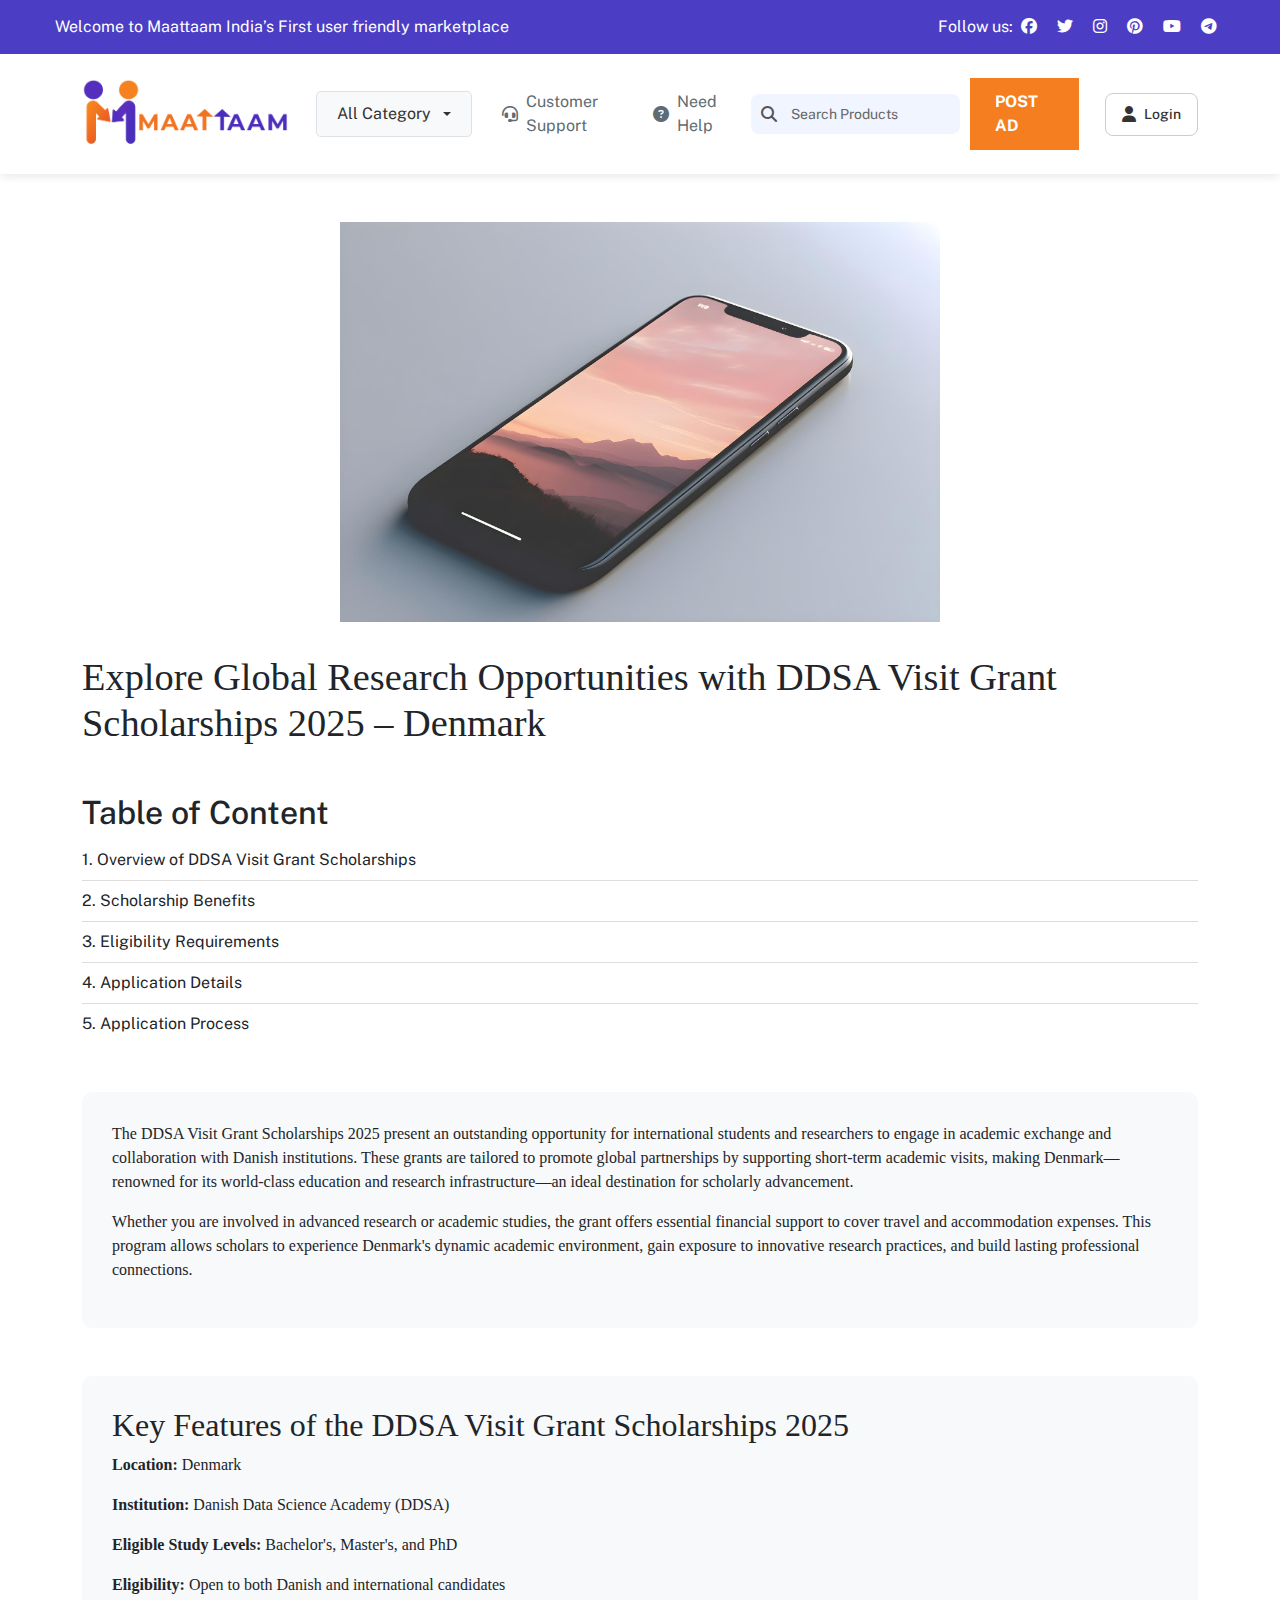
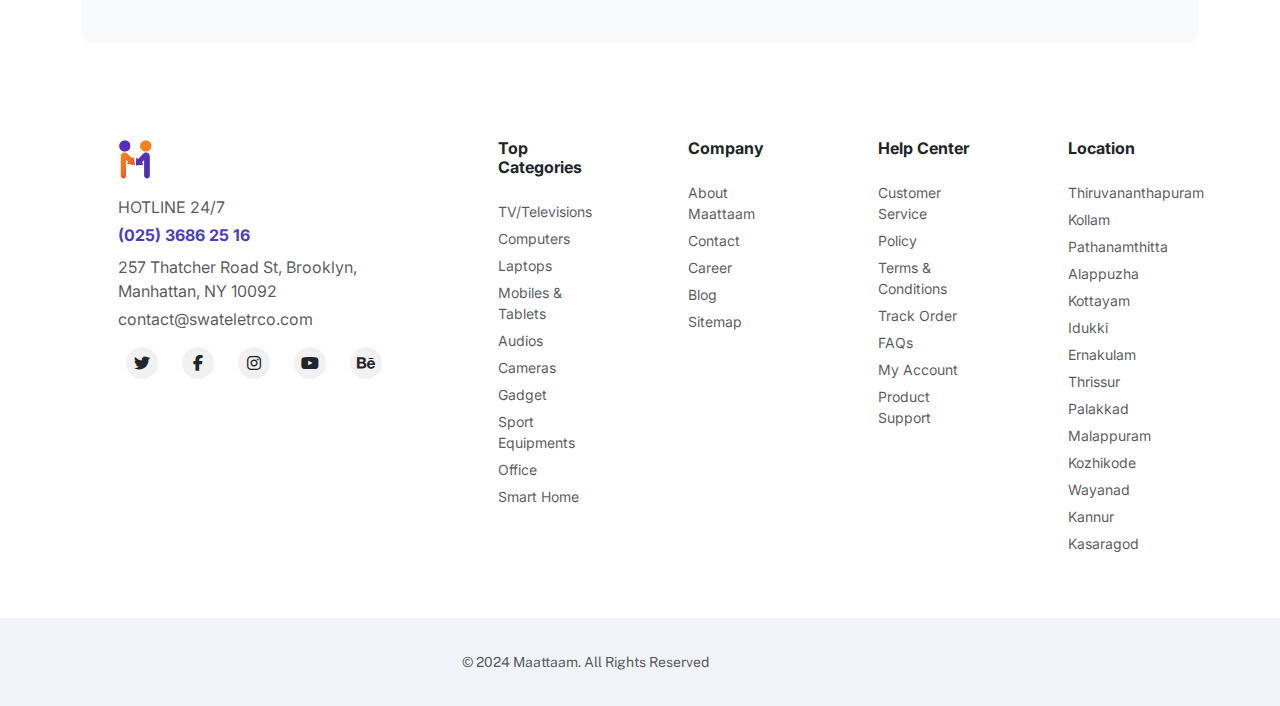
<file: blogdetails.html>
<!DOCTYPE html>
<html lang="en">
<head>
    <meta charset="UTF-8">
    <meta name="viewport" content="width=device-width, initial-scale=1.0">
    <title>Blog-details</title>

    <link href="https://cdn.jsdelivr.net/npm/bootstrap@5.3.0/dist/css/bootstrap.min.css" rel="stylesheet" />


  <link href="https://fonts.googleapis.com/css2?family=Poppins&display=swap" rel="stylesheet" />



     <link href="https://cdnjs.cloudflare.com/ajax/libs/font-awesome/6.4.0/css/all.min.css" rel="stylesheet" />
     <link rel="stylesheet" href="blogdetails.css">
  <link href="https://cdn.jsdelivr.net/npm/bootstrap-icons@1.10.5/font/bootstrap-icons.css" rel="stylesheet">
      <link href="https://fonts.googleapis.com/css2?family=Inter:wght@400;500;600;700&display=swap" rel="stylesheet">
    <link href="https://fonts.googleapis.com/css2?family=Public+Sans:wght@400;500;600;700&display=swap" rel="stylesheet">

  
</head>
<body>





<!-- 
    <div class="black-friday-section" id="blackFridaySection">
        <div class="black-friday-content">
            <div class="offer-text">
                <span class="black-text">Black</span>
                <span class="white-text">Friday</span>
            </div>
<div class="discount-text">
    <span class="prefix">Up to</span>
    <span class="main-percentage">59%</span>
    <span class="suffix">OFF</span>
</div>

            <div class="action-section">
                <a href="#" class="shop-now-btn">
                    SHOP NOW <i class="fas fa-arrow-right"></i>
                </a>
                <button class="close-btn" onclick="closeBlackFriday()">
                    <i class="fas fa-times"></i>
                </button>
            </div>
        </div>
    </div> -->


    <div class="welcome-section" id="welcomeSection">
        <div class="welcome-content">
            <div class="welcome-text">
                Welcome to Maattaam India’s First user friendly marketplace
            </div>
            <div class="right-section">
                <div class="follow-us d-flex">
                    <span>Follow us:</span>
                    <div class="social-icons">
                        <a href="#"><i class="fab fa-facebook"></i></a>
                        <a href="#"><i class="fab fa-twitter"></i></a>
                        <a href="#"><i class="fab fa-instagram"></i></a>
                        <a href="#"><i class="fab fa-pinterest"></i></a>
                        <a href="#"><i class="fab fa-youtube"></i></a>
                        <a href="#"><i class="fab fa-telegram"></i></a>
                    </div>
                </div>
                
            </div>
        </div>
    </div>



    <nav class="navbar navbar-expand-lg main-navbar" id="mainNavbar">
        <div class="container">
            <!-- <a class="navbar-brand logo" href="#"> -->
                <img src="images/Maatam_Full_logo.png" class="navbar-brand logo img-fluid" alt="">
            <!-- </a> -->
            
            <div class="nav-center d-flex align-items-center">
   
                <div class="dropdown category-dropdown ">
                    <button class="btn category-btn dropdown-toggle" type="button" data-bs-toggle="dropdown" aria-expanded="false">
                        <!-- <i class="fas fa-bars"></i> -->
                        All Category
                    </button>
                    <ul class="dropdown-menu">
                        <li><a class="dropdown-item" href="#"><i class="fas fa-mobile-alt"></i> Electronics</a></li>
                        <li><a class="dropdown-item" href="#"><i class="fas fa-tshirt"></i> Fashion</a></li>
                        <li><a class="dropdown-item" href="#"><i class="fas fa-home"></i> Home & Garden</a></li>
                        <li><a class="dropdown-item" href="#"><i class="fas fa-car"></i> Automotive</a></li>
                        <li><a class="dropdown-item" href="#"><i class="fas fa-gamepad"></i> Sports & Games</a></li>
                        <li><a class="dropdown-item" href="#"><i class="fas fa-book"></i> Books</a></li>
                        <li><a class="dropdown-item" href="#"><i class="fas fa-heartbeat"></i> Health & Beauty</a></li>
                        <li><a class="dropdown-item" href="#"><i class="fas fa-baby"></i> Baby & Kids</a></li>
                    </ul>
                </div>
  
                <div class="nav-links d-none d-lg-flex">
                    <!-- <a href="#" class="nav-link me-3">
                        <i class="fas fa-map-marker-alt"></i>
                        Track Order
                    </a> -->
                    <!-- <a href="#" class="nav-link me-3">
                        <i class="fas fa-balance-scale"></i>
                        Compare
                    </a> -->
                    <a href="#" class="nav-link me-3">
                        <i class="fas fa-headset"></i>
                        Customer Support
                    </a>
                    <a href="#" class="nav-link me-3">
                        <i class="fas fa-question-circle"></i>
                        Need Help
                    </a>
                </div>
            </div>


<form class="search-form d-none d-lg-flex" action="/search" method="GET">
  <input type="text" name="q" class="search-input" placeholder="Search Products" required />
  <button type="submit" class="searchs-btn">
    <i class="fas fa-search"></i>
  </button>
</form>





            <button class="navbar-toggler d-lg-none" type="button" data-bs-toggle="collapse" data-bs-target="#mobileNavMenu" aria-controls="mobileNavMenu" aria-expanded="false" aria-label="Toggle navigation">
                <i class="fas fa-bars"></i>
            </button>
            
            <a href="#" class="post-ad-btn">POST AD</a>


            <div class="d-none d-lg-flex">
                          <a href="/login" class="login-btn d-flex align-items-center ms-3">
              <i class="fas fa-user me-2"></i>
              Login
            </a>
            </div>


<!-- 
<div class="dropdown user-dropdown hover-dropdown ms-3">

  <a href="/profile" class="user-toggle d-flex align-items-center" id="userDropdown">
    <img src="images/141fc03a7e440b94a957f6b9579306dd2108539b.png" alt="Profile" class="user-img" />
  </a>

  <button class="dropdown-toggle-btn" data-bs-toggle="dropdown" aria-expanded="false">
    <i class="fas fa-chevron-down"></i>
  </button>


  <ul class="dropdown-menu dropdown-menu-end" aria-labelledby="userDropdown">
    <li><a class="dropdown-item" href="/profile">View Profile</a></li>
    <li><a class="dropdown-item" href="/my-ads">My Ads</a></li>
    <li><a class="dropdown-item" href="/settings">Settings</a></li>
    <li><hr class="dropdown-divider"></li>
    <li><a class="dropdown-item" href="/logout">Logout</a></li>
  </ul>
</div> -->



        </div>

        <div class="collapse navbar-collapse" id="mobileNavMenu">
            <ul class="navbar-nav ms-auto">

              <form class="search-form d-block d-lg-none mx-4" action="/search" method="GET">
                <input type="text" name="q" class="search-input" placeholder="Search Products" required />
                <button type="submit" class="searchs-btn">
                  <i class="fas fa-search"></i>
                </button>
              </form>


                <li class="nav-item">
                    <a class="nav-link" href="#">
                        <i class="fas fa-map-marker-alt"></i>
                        Track Order
                    </a>
                </li>
                <!-- <li class="nav-item">
                    <a class="nav-link" href="#">
                        <i class="fas fa-balance-scale"></i>
                        Compare
                    </a>
                </li> -->
                <li class="nav-item">
                    <a class="nav-link" href="#">
                        <i class="fas fa-headset"></i>
                        Customer Support
                    </a>
                </li>
                <li class="nav-item">
                    <a class="nav-link" href="#">
                        <i class="fas fa-question-circle"></i>
                        Need Help
                    </a>
                </li>



              <hr>
              <div class=" d-flex d-lg-none mx-4 mt-3 text-center justify-content-center">
                  <a href="/login" class="login-btn   ">
                    <i class="fas fa-user me-2"></i>
                    Login
                  </a>
              </div>
            </ul>
        </div>
    </nav>








    <div class="container my-5 details">

<div class="hero-image text-center">
  <img src="images/141fc03a7e440b94a957f6b9579306dd2108539b.png" alt="DDSA Campus Image" class="img-fluid" style="max-width: 600px; width: 100%; height: auto;">
</div>


        <h1 class="main-title">Explore Global Research Opportunities with DDSA Visit Grant Scholarships 2025 – Denmark</h1>

   
        <div class="toc-section">
            <h2>Table of Content</h2>
            <ul class="toc-list">
                <li>1. Overview of DDSA Visit Grant Scholarships</li>
                <li>2. Scholarship Benefits</li>
                <li>3. Eligibility Requirements</li>
                <li>4. Application Details</li>
                <li>5. Application Process</li>
            </ul>
        </div>

        <div class="content-section">
            <p>The DDSA Visit Grant Scholarships 2025 present an outstanding opportunity for international students and researchers to engage in academic exchange and collaboration with Danish institutions. These grants are tailored to promote global partnerships by supporting short-term academic visits, making Denmark—renowned for its world-class education and research infrastructure—an ideal destination for scholarly advancement.</p>

            <p>Whether you are involved in advanced research or academic studies, the grant offers essential financial support to cover travel and accommodation expenses. This program allows scholars to experience Denmark's dynamic academic environment, gain exposure to innovative research practices, and build lasting professional connections.</p>
        </div>

        <div class="content-section">
            <h2>Key Features of the DDSA Visit Grant Scholarships 2025</h2>
            
            <ul class="feature-list">
                <li><span class="feature-label">Location:</span> Denmark</li>
                <li><span class="feature-label">Institution:</span> Danish Data Science Academy (DDSA)</li>
                <li><span class="feature-label">Eligible Study Levels:</span> Bachelor's, Master's, and PhD</li>
                <li><span class="feature-label">Eligibility:</span> Open to both Danish and international candidates</li>
            </ul>
        </div>
    </div>













<footer class="footer py-5">
  <div class="container">
    <div class="row gy-4">


      <div class="col-md-4 px-5">
        <div class="footer-logo mb-3">
          <img src="images/Maataam1.png" alt="Logo" style="max-height: 40px;">
        </div>
        <p class="text-muted mb-1">HOTLINE 24/7</p>
        <p class="fw-bold y mb-2" style="color: #4B3EC4;">(025) 3686 25 16</p>
        <p class="text-muted mb-1">257 Thatcher Road St, Brooklyn, Manhattan, NY 10092</p>
        <p class="text-muted">contact@swateletrco.com</p>

        <div class="social-icons d-flex gap-2 mt-3">
          <a href="#" class="text-dark"><i class="fab fa-twitter"></i></a>
          <a href="#" class="text-dark"><i class="fab fa-facebook-f"></i></a>
          <a href="#" class="text-dark"><i class="fab fa-instagram"></i></a>
          <a href="#" class="text-dark"><i class="fab fa-youtube"></i></a>
          <a href="#" class="text-dark"><i class="fab fa-behance"></i></a>
        </div>
      </div>


      <div class="col-6 col-md-2 px-5">
  <h6 class="fw-bold mb-4">Top Categories</h6>
  <ul class="list-unstyled">
    <li><a href="#" class="text-muted">TV/Televisions</a></li>
    <li><a href="#" class="text-muted">Computers</a></li>
    <li><a href="#" class="text-muted">Laptops</a></li>
    <li><a href="#" class="text-muted">Mobiles & Tablets</a></li>
    <li><a href="#" class="text-muted">Audios</a></li>
    <li><a href="#" class="text-muted">Cameras</a></li>
    <li><a href="#" class="text-muted">Gadget</a></li>
    <li><a href="#" class="text-muted">Sport Equipments</a></li>
    <li><a href="#" class="text-muted">Office</a></li>
    <li><a href="#" class="text-muted">Smart Home</a></li>
  </ul>
</div>


      <div class="col-6 col-md-2 px-5">
        <h6 class="fw-bold mb-4">Company</h6>
        <ul class="list-unstyled text-muted">
          <li><a href="" class="text-muted">About Maattaam</a></li>
          <li><a href="" class="text-muted">Contact</a></li>
          <li><a href="" class="text-muted">Career</a></li>
          <li><a href="" class="text-muted">Blog</a></li>
          <li><a href="" class="text-muted">Sitemap</a></li>
          
          
          

        </ul>
      </div>


      <div class="col-6 col-md-2 px-5">
        <h6 class="fw-bold mb-4">Help Center</h6>
        <ul class="list-unstyled text-muted">
          <li><a href="" class="text-muted">Customer Service</a></li>
          <li><a href="" class="text-muted">Policy</a></li>
          <li><a href="" class="text-muted">Terms & Conditions</a></li>
          <li><a href="" class="text-muted">Track Order</a></li>
          <li><a href="" class="text-muted">FAQs</a></li>
          <li><a href="" class="text-muted">My Account</a></li>
          <li><a href="" class="text-muted">Product Support</a></li>
        </ul>
      </div>

           <div class="col-6 col-md-2 px-5">
  <h6 class="fw-bold mb-4">Location</h6>
  <ul class="list-unstyled text-muted">
    <li><a href="#" class="text-muted">Thiruvananthapuram</a></li>
    <li><a href="#" class="text-muted">Kollam</a></li>
    <li><a href="#" class="text-muted">Pathanamthitta</a></li>
    <li><a href="#" class="text-muted">Alappuzha</a></li>
    <li><a href="#" class="text-muted">Kottayam</a></li>
    <li><a href="#" class="text-muted">Idukki</a></li>
    <li><a href="#" class="text-muted">Ernakulam</a></li>
    <li><a href="#" class="text-muted">Thrissur</a></li>
    <li><a href="#" class="text-muted">Palakkad</a></li>
    <li><a href="#" class="text-muted">Malappuram</a></li>
    <li><a href="#" class="text-muted">Kozhikode</a></li>
    <li><a href="#" class="text-muted">Wayanad</a></li>
    <li><a href="#" class="text-muted">Kannur</a></li>
    <li><a href="#" class="text-muted">Kasaragod</a></li>
  </ul>
</div>


      

    </div>
  </div>
</footer>





<section class="footer-bottom-section py-3">
  <div class="container">
    <div class="row align-items-center justify-content-center text-center text-md-start py-md-3">

      <div class="col-md-4 mb-2 mb-md-0">
        <small class="text-muted">© 2024 Maattaam. All Rights Reserved</small>
      </div>


      <!-- <div class="col-md-4 d-flex justify-content-center flex-wrap gap-3">
        <img src="images/4f88470ef7ca7089c358161cd638255e61147b79.png" alt="Payment 1" class="payment-icon" />
        <img src="images/6bd6f9a9a1d8c62348529d351a6bbed14866b496.png" alt="Payment 2" class="payment-icon" />
        <img src="images/5b9d40ecdd1b5c0980dfc3ae57c167489f831783.png" alt="Payment 3" class="payment-icon" />
        <img src="images/3b5e4d8866baeaa152d51cf08f5031769fbf6263.png" alt="Payment 4" class="payment-icon" />
        <img src="images/647ccd9eac28cd11f9fb6cd49c52dea670811cb9.png" alt="Payment 5" class="payment-icon" />
      </div> -->
    </div>
  </div>
</section>






    <script src="https://cdnjs.cloudflare.com/ajax/libs/bootstrap/5.3.0/js/bootstrap.bundle.min.js"></script>




<script src="https://code.jquery.com/jquery-3.6.0.min.js"></script>



    <script>
 


window.addEventListener('scroll', function() {
    const mainNavbar = document.getElementById('mainNavbar');
    const welcomeSection = document.getElementById('welcomeSection');
    

    const offsetTop = welcomeSection.offsetHeight;

    if (window.pageYOffset >= offsetTop) {
        mainNavbar.classList.add('fixed');
        document.body.style.paddingTop = mainNavbar.offsetHeight + 'px';
    } else {
        mainNavbar.classList.remove('fixed');
        document.body.style.paddingTop = '0';
    }
});





    </script>
</body>
</html>
</file>
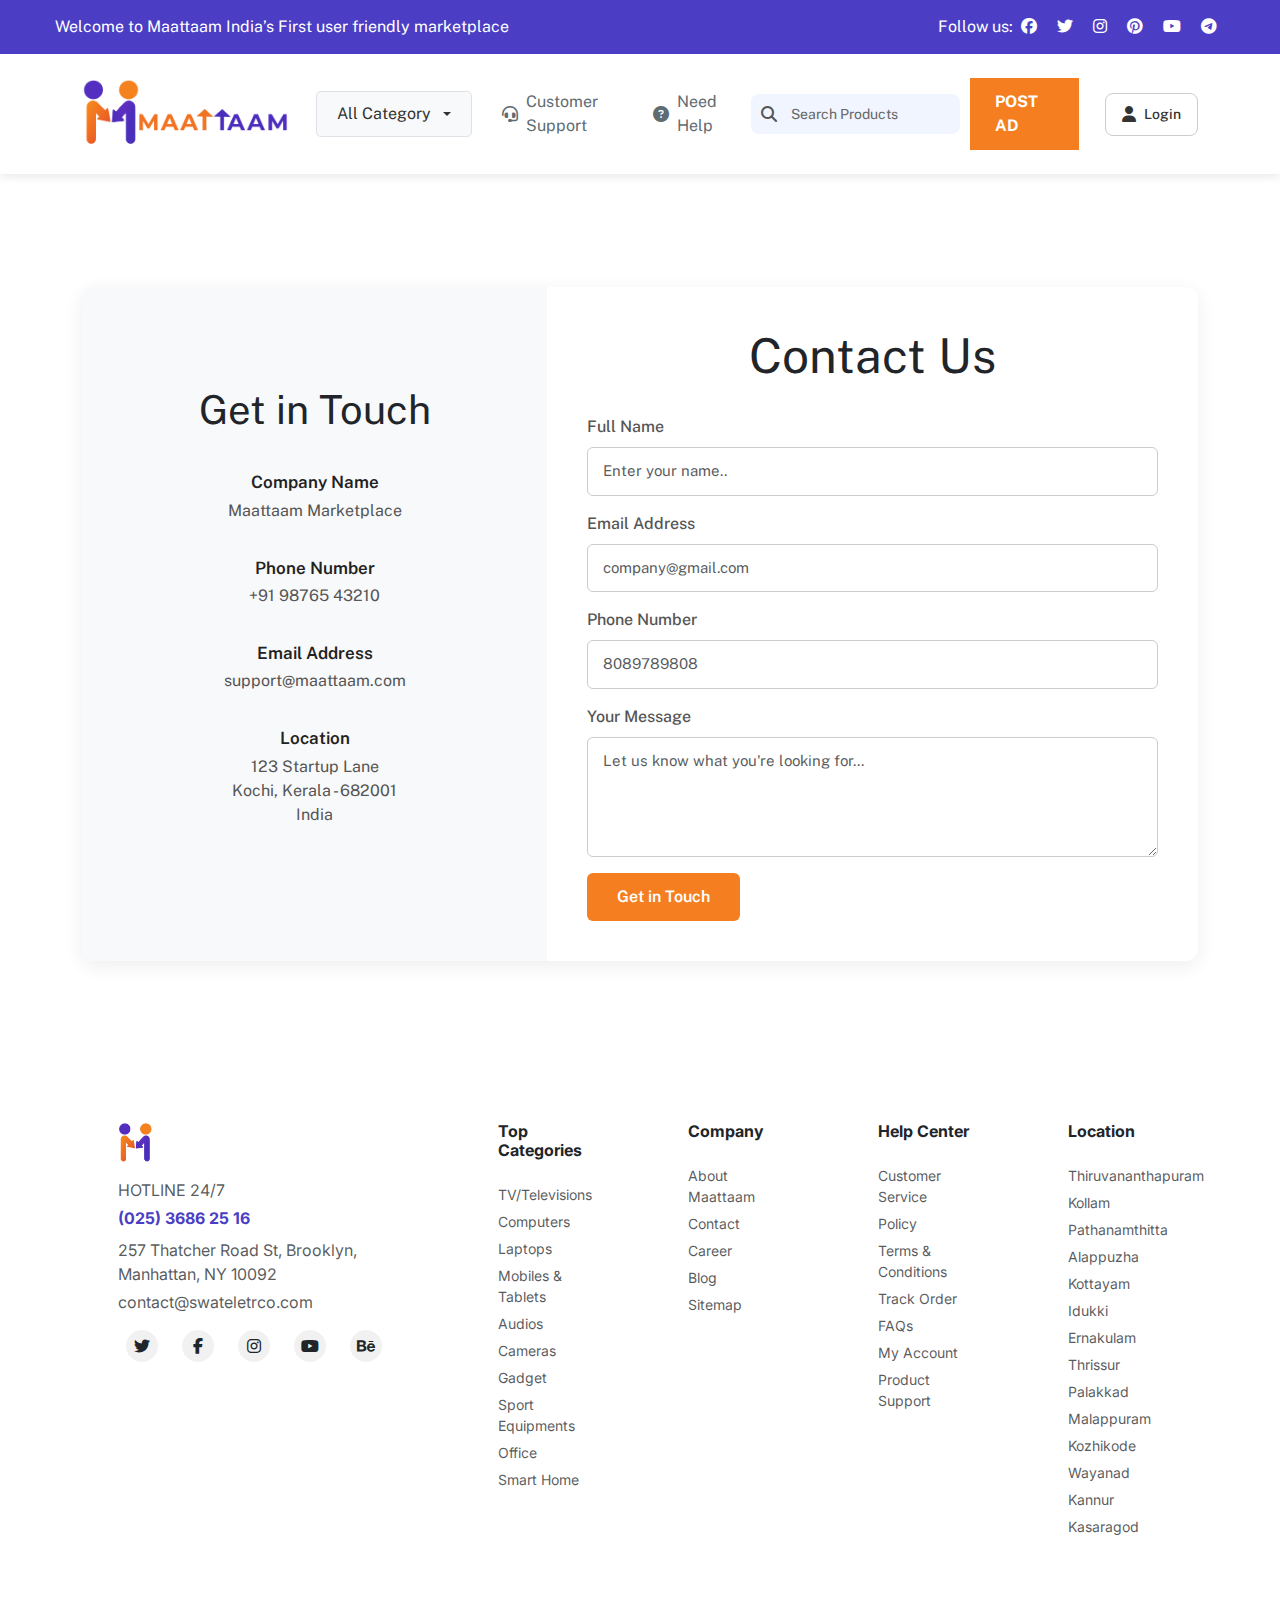
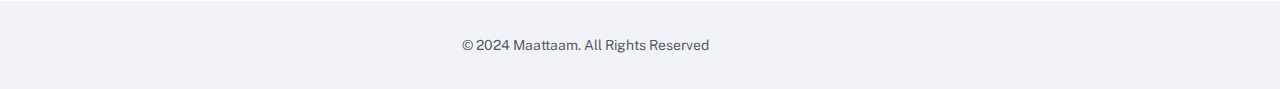
<file: contactus.html>
<!DOCTYPE html>
<html lang="en">
<head>
    <meta charset="UTF-8">
    <meta name="viewport" content="width=device-width, initial-scale=1.0">
    <title>Products</title>
    <link href="https://cdnjs.cloudflare.com/ajax/libs/bootstrap/5.3.0/css/bootstrap.min.css" rel="stylesheet">
    <link href="https://cdnjs.cloudflare.com/ajax/libs/font-awesome/6.4.0/css/all.min.css" rel="stylesheet">
    <link rel="stylesheet" href="contactus.css">
    <link href="https://fonts.googleapis.com/css2?family=Public+Sans:wght@400;500;600;700&display=swap" rel="stylesheet">
    <link rel="stylesheet" href="https://cdnjs.cloudflare.com/ajax/libs/font-awesome/6.5.0/css/all.min.css">
    <link href="https://fonts.googleapis.com/css2?family=Inter:wght@400;500;600;700&display=swap" rel="stylesheet">




</head>
<body>
<!-- 
    <div class="black-friday-section" id="blackFridaySection">
        <div class="black-friday-content">
            <div class="offer-text">
                <span class="black-text">Black</span>
                <span class="white-text">Friday</span>
            </div>
<div class="discount-text">
    <span class="prefix">Up to</span>
    <span class="main-percentage">59%</span>
    <span class="suffix">OFF</span>
</div>

            <div class="action-section">
                <a href="#" class="shop-now-btn">
                    SHOP NOW <i class="fas fa-arrow-right"></i>
                </a>
                <button class="close-btn" onclick="closeBlackFriday()">
                    <i class="fas fa-times"></i>
                </button>
            </div>
        </div>
    </div> -->


    <div class="welcome-section" id="welcomeSection">
        <div class="welcome-content">
            <div class="welcome-text">
                Welcome to Maattaam India’s First user friendly marketplace
            </div>
            <div class="right-section">
                <div class="follow-us d-flex">
                    <span>Follow us:</span>
                    <div class="social-icons">
                        <a href="#"><i class="fab fa-facebook"></i></a>
                        <a href="#"><i class="fab fa-twitter"></i></a>
                        <a href="#"><i class="fab fa-instagram"></i></a>
                        <a href="#"><i class="fab fa-pinterest"></i></a>
                        <a href="#"><i class="fab fa-youtube"></i></a>
                        <a href="#"><i class="fab fa-telegram"></i></a>
                    </div>
                </div>
                
            </div>
        </div>
    </div>



    <nav class="navbar navbar-expand-lg main-navbar" id="mainNavbar">
        <div class="container">
            <!-- <a class="navbar-brand logo" href="#"> -->
                <img src="images/Maatam_Full_logo.png" class="navbar-brand logo img-fluid" alt="">
            <!-- </a> -->
            
            <div class="nav-center d-flex align-items-center">
   
                <div class="dropdown category-dropdown ">
                    <button class="btn category-btn dropdown-toggle" type="button" data-bs-toggle="dropdown" aria-expanded="false">
                        <!-- <i class="fas fa-bars"></i> -->
                        All Category
                    </button>
                    <ul class="dropdown-menu">
                        <li><a class="dropdown-item" href="#"><i class="fas fa-mobile-alt"></i> Electronics</a></li>
                        <li><a class="dropdown-item" href="#"><i class="fas fa-tshirt"></i> Fashion</a></li>
                        <li><a class="dropdown-item" href="#"><i class="fas fa-home"></i> Home & Garden</a></li>
                        <li><a class="dropdown-item" href="#"><i class="fas fa-car"></i> Automotive</a></li>
                        <li><a class="dropdown-item" href="#"><i class="fas fa-gamepad"></i> Sports & Games</a></li>
                        <li><a class="dropdown-item" href="#"><i class="fas fa-book"></i> Books</a></li>
                        <li><a class="dropdown-item" href="#"><i class="fas fa-heartbeat"></i> Health & Beauty</a></li>
                        <li><a class="dropdown-item" href="#"><i class="fas fa-baby"></i> Baby & Kids</a></li>
                    </ul>
                </div>
  
                <div class="nav-links d-none d-lg-flex">
                    <!-- <a href="#" class="nav-link me-3">
                        <i class="fas fa-map-marker-alt"></i>
                        Track Order
                    </a> -->
                    <!-- <a href="#" class="nav-link me-3">
                        <i class="fas fa-balance-scale"></i>
                        Compare
                    </a> -->
                    <a href="#" class="nav-link me-3">
                        <i class="fas fa-headset"></i>
                        Customer Support
                    </a>
                    <a href="#" class="nav-link me-3">
                        <i class="fas fa-question-circle"></i>
                        Need Help
                    </a>
                </div>
            </div>


<form class="search-form d-none d-lg-flex" action="/search" method="GET">
  <input type="text" name="q" class="search-input" placeholder="Search Products" required />
  <button type="submit" class="searchs-btn">
    <i class="fas fa-search"></i>
  </button>
</form>





            <button class="navbar-toggler d-lg-none" type="button" data-bs-toggle="collapse" data-bs-target="#mobileNavMenu" aria-controls="mobileNavMenu" aria-expanded="false" aria-label="Toggle navigation">
                <i class="fas fa-bars"></i>
            </button>
            
            <a href="#" class="post-ad-btn">POST AD</a>


            <div class="d-none d-lg-flex">
                          <a href="/login" class="login-btn d-flex align-items-center ms-3">
              <i class="fas fa-user me-2"></i>
              Login
            </a>
            </div>


<!-- 
<div class="dropdown user-dropdown hover-dropdown ms-3">

  <a href="/profile" class="user-toggle d-flex align-items-center" id="userDropdown">
    <img src="images/141fc03a7e440b94a957f6b9579306dd2108539b.png" alt="Profile" class="user-img" />
  </a>

  <button class="dropdown-toggle-btn" data-bs-toggle="dropdown" aria-expanded="false">
    <i class="fas fa-chevron-down"></i>
  </button>


  <ul class="dropdown-menu dropdown-menu-end" aria-labelledby="userDropdown">
    <li><a class="dropdown-item" href="/profile">View Profile</a></li>
    <li><a class="dropdown-item" href="/my-ads">My Ads</a></li>
    <li><a class="dropdown-item" href="/settings">Settings</a></li>
    <li><hr class="dropdown-divider"></li>
    <li><a class="dropdown-item" href="/logout">Logout</a></li>
  </ul>
</div> -->



        </div>

        <div class="collapse navbar-collapse" id="mobileNavMenu">
            <ul class="navbar-nav ms-auto">

              <form class="search-form d-block d-lg-none mx-4" action="/search" method="GET">
                <input type="text" name="q" class="search-input" placeholder="Search Products" required />
                <button type="submit" class="searchs-btn">
                  <i class="fas fa-search"></i>
                </button>
              </form>


                <li class="nav-item">
                    <a class="nav-link" href="#">
                        <i class="fas fa-map-marker-alt"></i>
                        Track Order
                    </a>
                </li>
                <!-- <li class="nav-item">
                    <a class="nav-link" href="#">
                        <i class="fas fa-balance-scale"></i>
                        Compare
                    </a>
                </li> -->
                <li class="nav-item">
                    <a class="nav-link" href="#">
                        <i class="fas fa-headset"></i>
                        Customer Support
                    </a>
                </li>
                <li class="nav-item">
                    <a class="nav-link" href="#">
                        <i class="fas fa-question-circle"></i>
                        Need Help
                    </a>
                </li>



              <hr>
              <div class=" d-flex d-lg-none mx-4 mt-3 text-center justify-content-center">
                  <a href="/login" class="login-btn   ">
                    <i class="fas fa-user me-2"></i>
                    Login
                  </a>
              </div>
            </ul>
        </div>
    </nav>








  <div class="contact-section">
    <div class="container">
      <div class="contact-container">
        <div class="row g-0">

          <div class="col-lg-5 d-flex align-items-center">
            <div class="company-info w-100 text-center">
              <h1>Get in Touch</h1>

              <div class="info-item mt-2">
                <h5>Company Name</h5>
                <p>Maattaam Marketplace</p>
              </div>

              <div class="info-item">
                <h5>Phone Number</h5>
                <p>+91 98765 43210</p>
              </div>

              <div class="info-item">
                <h5>Email Address</h5>
                <p>support@maattaam.com</p>
              </div>

              <div class="info-item">
                <h5>Location</h5>
                <p>123 Startup Lane<br>Kochi, Kerala - 682001<br>India</p>
              </div>
            </div>
          </div>

 
          <div class="col-lg-7">
            <div class="contact-form">
              <h1 class="text-center">Contact Us</h1>
              <form id="contactForm ">
                <div class="mb-3 m">
                  <label class="form-label">Full Name</label>
                  <input type="text" class="form-control" name="name" required placeholder="Enter your name.." />
                </div>
                <div class="mb-3">
                  <label class="form-label">Email Address</label>
                  <input type="email" class="form-control" name="email" required  placeholder="company@gmail.com"/>
                </div>
                <div class="mb-3">
                  <label class="form-label">Phone Number</label>
                  <input type="tel" class="form-control" name="phone" required placeholder="8089789808" />
                </div>
                <div class="mb-3">
                  <label class="form-label">Your Message</label>
                  <textarea class="form-control" name="message" placeholder="Let us know what you're looking for..." required></textarea>
                </div>
                <button type="submit" class="btn btn-primary">Get in Touch</button>
              </form>
            </div>
          </div>

        </div>
      </div>
    </div>
  </div>

  


<footer class="footer py-5">
  <div class="container">
    <div class="row gy-4">


      <div class="col-md-4 px-5">
        <div class="footer-logo mb-3">
          <img src="images/Maataam1.png" alt="Logo" style="max-height: 40px;">
        </div>
        <p class="text-muted mb-1">HOTLINE 24/7</p>
        <p class="fw-bold y mb-2" style="color: #4B3EC4;">(025) 3686 25 16</p>
        <p class="text-muted mb-1">257 Thatcher Road St, Brooklyn, Manhattan, NY 10092</p>
        <p class="text-muted">contact@swateletrco.com</p>

        <div class="social-icons d-flex gap-2 mt-3">
          <a href="#" class="text-dark"><i class="fab fa-twitter"></i></a>
          <a href="#" class="text-dark"><i class="fab fa-facebook-f"></i></a>
          <a href="#" class="text-dark"><i class="fab fa-instagram"></i></a>
          <a href="#" class="text-dark"><i class="fab fa-youtube"></i></a>
          <a href="#" class="text-dark"><i class="fab fa-behance"></i></a>
        </div>
      </div>


      <div class="col-6 col-md-2 px-5">
  <h6 class="fw-bold mb-4">Top Categories</h6>
  <ul class="list-unstyled">
    <li><a href="#" class="text-muted">TV/Televisions</a></li>
    <li><a href="#" class="text-muted">Computers</a></li>
    <li><a href="#" class="text-muted">Laptops</a></li>
    <li><a href="#" class="text-muted">Mobiles & Tablets</a></li>
    <li><a href="#" class="text-muted">Audios</a></li>
    <li><a href="#" class="text-muted">Cameras</a></li>
    <li><a href="#" class="text-muted">Gadget</a></li>
    <li><a href="#" class="text-muted">Sport Equipments</a></li>
    <li><a href="#" class="text-muted">Office</a></li>
    <li><a href="#" class="text-muted">Smart Home</a></li>
  </ul>
</div>


      <div class="col-6 col-md-2 px-5">
        <h6 class="fw-bold mb-4">Company</h6>
        <ul class="list-unstyled text-muted">
          <li><a href="" class="text-muted">About Maattaam</a></li>
          <li><a href="" class="text-muted">Contact</a></li>
          <li><a href="" class="text-muted">Career</a></li>
          <li><a href="" class="text-muted">Blog</a></li>
          <li><a href="" class="text-muted">Sitemap</a></li>
          
          
          

        </ul>
      </div>


      <div class="col-6 col-md-2 px-5">
        <h6 class="fw-bold mb-4">Help Center</h6>
        <ul class="list-unstyled text-muted">
          <li><a href="" class="text-muted">Customer Service</a></li>
          <li><a href="" class="text-muted">Policy</a></li>
          <li><a href="" class="text-muted">Terms & Conditions</a></li>
          <li><a href="" class="text-muted">Track Order</a></li>
          <li><a href="" class="text-muted">FAQs</a></li>
          <li><a href="" class="text-muted">My Account</a></li>
          <li><a href="" class="text-muted">Product Support</a></li>
        </ul>
      </div>

           <div class="col-6 col-md-2 px-5">
  <h6 class="fw-bold mb-4">Location</h6>
  <ul class="list-unstyled text-muted">
    <li><a href="#" class="text-muted">Thiruvananthapuram</a></li>
    <li><a href="#" class="text-muted">Kollam</a></li>
    <li><a href="#" class="text-muted">Pathanamthitta</a></li>
    <li><a href="#" class="text-muted">Alappuzha</a></li>
    <li><a href="#" class="text-muted">Kottayam</a></li>
    <li><a href="#" class="text-muted">Idukki</a></li>
    <li><a href="#" class="text-muted">Ernakulam</a></li>
    <li><a href="#" class="text-muted">Thrissur</a></li>
    <li><a href="#" class="text-muted">Palakkad</a></li>
    <li><a href="#" class="text-muted">Malappuram</a></li>
    <li><a href="#" class="text-muted">Kozhikode</a></li>
    <li><a href="#" class="text-muted">Wayanad</a></li>
    <li><a href="#" class="text-muted">Kannur</a></li>
    <li><a href="#" class="text-muted">Kasaragod</a></li>
  </ul>
</div>


      

    </div>
  </div>
</footer>





<section class="footer-bottom-section py-3">
  <div class="container">
    <div class="row align-items-center justify-content-center text-center text-md-start py-md-3">

      <div class="col-md-4 mb-2 mb-md-0">
        <small class="text-muted">© 2024 Maattaam. All Rights Reserved</small>
      </div>


      <!-- <div class="col-md-4 d-flex justify-content-center flex-wrap gap-3">
        <img src="images/4f88470ef7ca7089c358161cd638255e61147b79.png" alt="Payment 1" class="payment-icon" />
        <img src="images/6bd6f9a9a1d8c62348529d351a6bbed14866b496.png" alt="Payment 2" class="payment-icon" />
        <img src="images/5b9d40ecdd1b5c0980dfc3ae57c167489f831783.png" alt="Payment 3" class="payment-icon" />
        <img src="images/3b5e4d8866baeaa152d51cf08f5031769fbf6263.png" alt="Payment 4" class="payment-icon" />
        <img src="images/647ccd9eac28cd11f9fb6cd49c52dea670811cb9.png" alt="Payment 5" class="payment-icon" />
      </div> -->
    </div>
  </div>
</section>






    <script src="https://cdnjs.cloudflare.com/ajax/libs/bootstrap/5.3.0/js/bootstrap.bundle.min.js"></script>




<script src="https://code.jquery.com/jquery-3.6.0.min.js"></script>



    <script>
 


window.addEventListener('scroll', function() {
    const mainNavbar = document.getElementById('mainNavbar');
    const welcomeSection = document.getElementById('welcomeSection');
    

    const offsetTop = welcomeSection.offsetHeight;

    if (window.pageYOffset >= offsetTop) {
        mainNavbar.classList.add('fixed');
        document.body.style.paddingTop = mainNavbar.offsetHeight + 'px';
    } else {
        mainNavbar.classList.remove('fixed');
        document.body.style.paddingTop = '0';
    }
});





    </script>
</body>
</html>
</file>
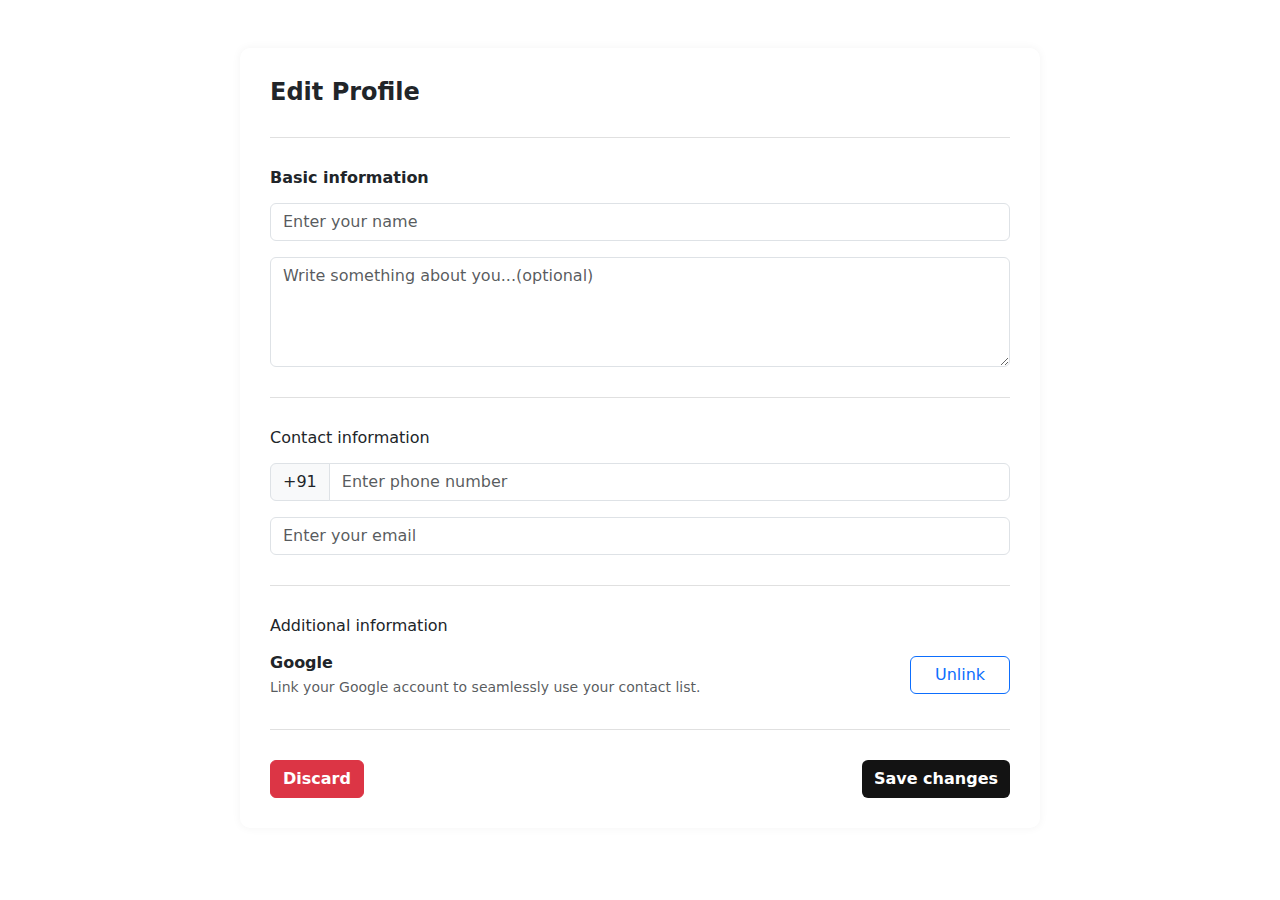
<file: editprofile.html>
<!DOCTYPE html>
<html lang="en">
<head>
  <meta charset="UTF-8">
  <title>Edit Profile</title>
  <meta name="viewport" content="width=device-width, initial-scale=1">
  <link href="https://cdn.jsdelivr.net/npm/bootstrap@5.3.0/dist/css/bootstrap.min.css" rel="stylesheet">
  <style>
    .form-box {
      max-width: 800px;
      margin: auto;
      background: #fff;
      padding: 30px;
      border-radius: 10px;
      box-shadow: 0 0 10px rgba(0,0,0,0.05);
    }

    .section-divider {
      border-top: 1px solid #e0e0e0;
      margin: 30px 0;
    }

    .form-label {
      font-weight: 500;
    }

    .action-buttons button{
        background-color: rgb(19, 19, 19);
        color: white;
        border: none;
    }

    .btn-outline-primary {
      min-width: 100px;
    }

    @media (max-width: 576px) {
      .btn-block-sm {
        width: 100%;
        margin-top: 10px;
      }

      .action-buttons {
        flex-direction: column-reverse;
        gap: 10px;
        align-items: stretch;
      }

      .form-box {
        padding: 20px;
      }
    }
  </style>
</head>
<body>

<div class="container py-5">
  <div class="form-box">
    <h4 class="mb-4 fw-bold">Edit Profile</h4>
    <div class="section-divider"></div>

    <form action="">
    <h6 class="mb-3 fw-bold">Basic information</h6>
    <div class="mb-3">
  
      <input type="text" class="form-control" placeholder="Enter your name">
    </div>
    <div class="mb-3">
     
      <textarea class="form-control" rows="4" placeholder="Write something about you...(optional)"></textarea>
    </div>

    <div class="section-divider"></div>


    <h6 class="mb-3">Contact information</h6>
    <div class="mb-3">
     
      <div class="input-group">
        <span class="input-group-text">+91</span>
        <input type="tel" class="form-control" placeholder="Enter phone number">
      </div>
    </div>
    <div class="mb-3">
    
      <input type="email" class="form-control" placeholder="Enter your email">
    </div>

    <div class="section-divider"></div>

    
    <h6 class="mb-3">Additional information</h6>
    <div class="d-flex justify-content-between align-items-center flex-wrap gap-3">
      <div>
        <p class="mb-0"><strong>Google</strong></p>
        <small class="text-muted">Link your Google account to seamlessly use your contact list.</small>
      </div>
      <button class="btn btn-outline-primary">Unlink</button>
    </div>


    <div class="section-divider"></div>
    <div class="d-flex justify-content-between action-buttons">
      <a href="#" class="btn btn-danger  fw-semibold text-decoration-none">Discard</a>
      <button class="btn  fw-semibold">Save changes</button>
    </div>

    </form>
  </div>
</div>

</body>
</html>
</file>
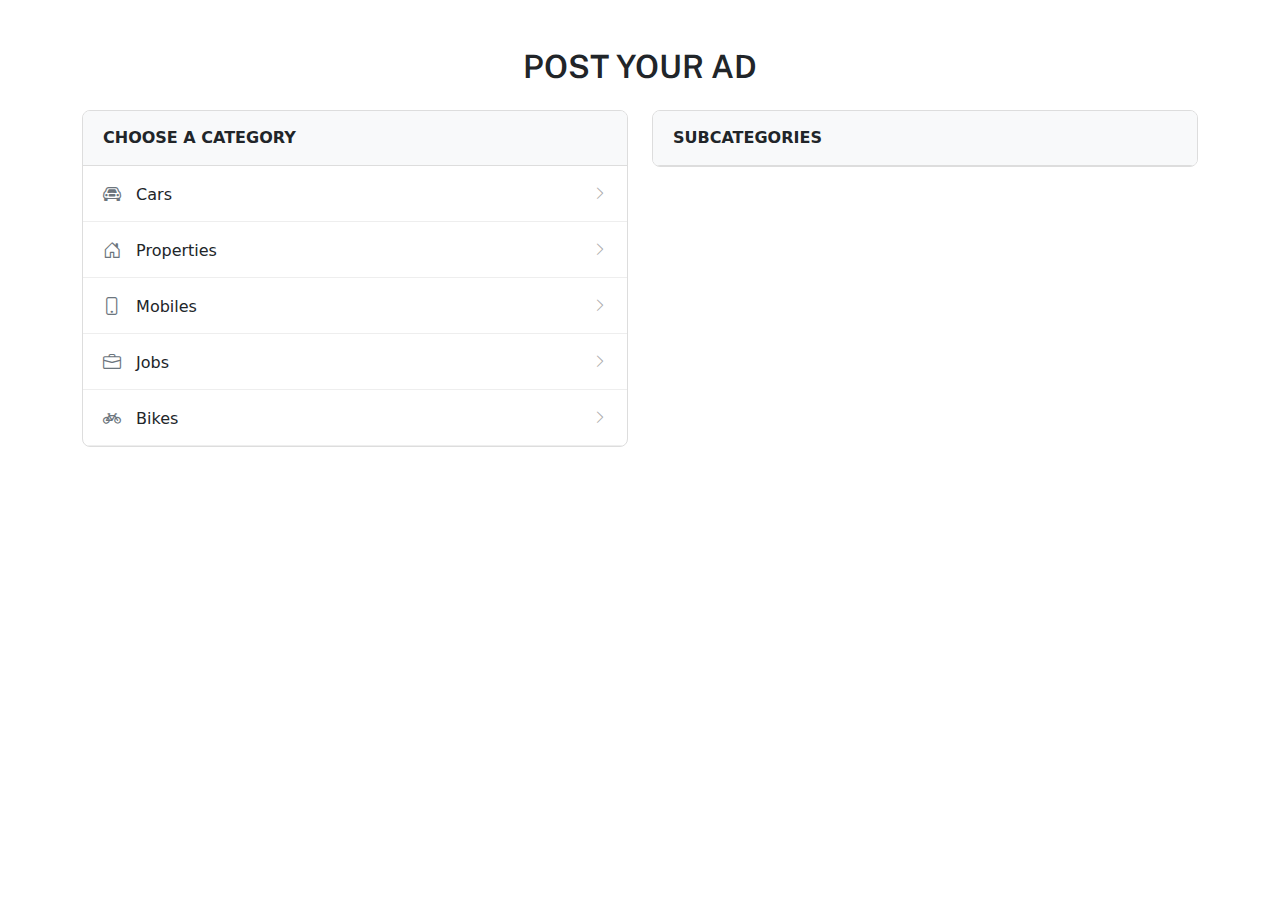
<file: postad.html>
<!DOCTYPE html>
<html lang="en">
<head>
  <meta charset="UTF-8">
  <title>Post Your Ad</title>
  <meta name="viewport" content="width=device-width, initial-scale=1">
  <link href="https://cdn.jsdelivr.net/npm/bootstrap@5.3.0/dist/css/bootstrap.min.css" rel="stylesheet">
    <link href="https://fonts.googleapis.com/css2?family=Public+Sans:wght@400;500;600;700&display=swap" rel="stylesheet">

  <link rel="stylesheet" href="postad.css">

</head>
<body>

<div class="container py-5">
  <h2 class="text-center mb-4">POST YOUR AD</h2>

  <div class="row">

    <div class="col-md-6 mb-4 mb-md-0">
      <div class="category-box">
        <div class="category-header">CHOOSE A CATEGORY</div>

 
        <div class="category-item active-category" onclick="showSubcategories('cars')">
          <div><i class="bi bi-car-front category-icon"></i> Cars</div>
          <div class="right-arrow"><i class="bi bi-chevron-right"></i></div>
        </div>
        <div class="category-item" onclick="showSubcategories('properties')">
          <div><i class="bi bi-house-door category-icon"></i> Properties</div>
          <div class="right-arrow"><i class="bi bi-chevron-right"></i></div>
        </div>
        <div class="category-item" onclick="showSubcategories('mobiles')">
          <div><i class="bi bi-phone category-icon"></i> Mobiles</div>
          <div class="right-arrow"><i class="bi bi-chevron-right"></i></div>
        </div>
        <div class="category-item" onclick="showSubcategories('jobs')">
          <div><i class="bi bi-briefcase category-icon"></i> Jobs</div>
          <div class="right-arrow"><i class="bi bi-chevron-right"></i></div>
        </div>
        <div class="category-item" onclick="showSubcategories('bikes')">
          <div><i class="bi bi-bicycle category-icon"></i> Bikes</div>
          <div class="right-arrow"><i class="bi bi-chevron-right"></i></div>
        </div>
      </div>
    </div>


    <div class="col-md-6">
      <div class="category-box">
        <div class="category-header">SUBCATEGORIES</div>

        <div id="subcategoryContainer">

        </div>
      </div>
    </div>
  </div>
</div>


<link href="https://cdn.jsdelivr.net/npm/bootstrap-icons@1.10.5/font/bootstrap-icons.css" rel="stylesheet">
<script src="https://cdn.jsdelivr.net/npm/bootstrap@5.3.0/dist/js/bootstrap.bundle.min.js"></script>

<script>
  const subcategories = {
    cars: ['Sedan', 'SUV', 'Hatchback', 'Convertible'],
    properties: ['Apartments', 'Land', 'Commercial Buildings', 'PG & Rooms'],
    mobiles: ['Smartphones', 'Feature Phones', 'Mobile Accessories', 'Tablets'],
    jobs: ['IT Jobs', 'BPO & Call Center', 'Sales Jobs', 'Delivery Jobs'],
    bikes: ['Scooters', 'Sport Bikes', 'Cruisers', 'Electric Bikes']
  };

  function showSubcategories(categoryKey) {

    document.querySelectorAll('.category-item').forEach(el => el.classList.remove('active-category'));
    event.currentTarget.classList.add('active-category');

    const container = document.getElementById('subcategoryContainer');
    const items = subcategories[categoryKey] || [];

    container.innerHTML = '';
    items.forEach(item => {
      container.innerHTML += `
        <div class="category-item">
          <div>${item}</div>
        </div>`;
    });
  }

  window.onload = () => {
    showSubcategories('cars');
  };
</script>

</body>
</html>
</file>
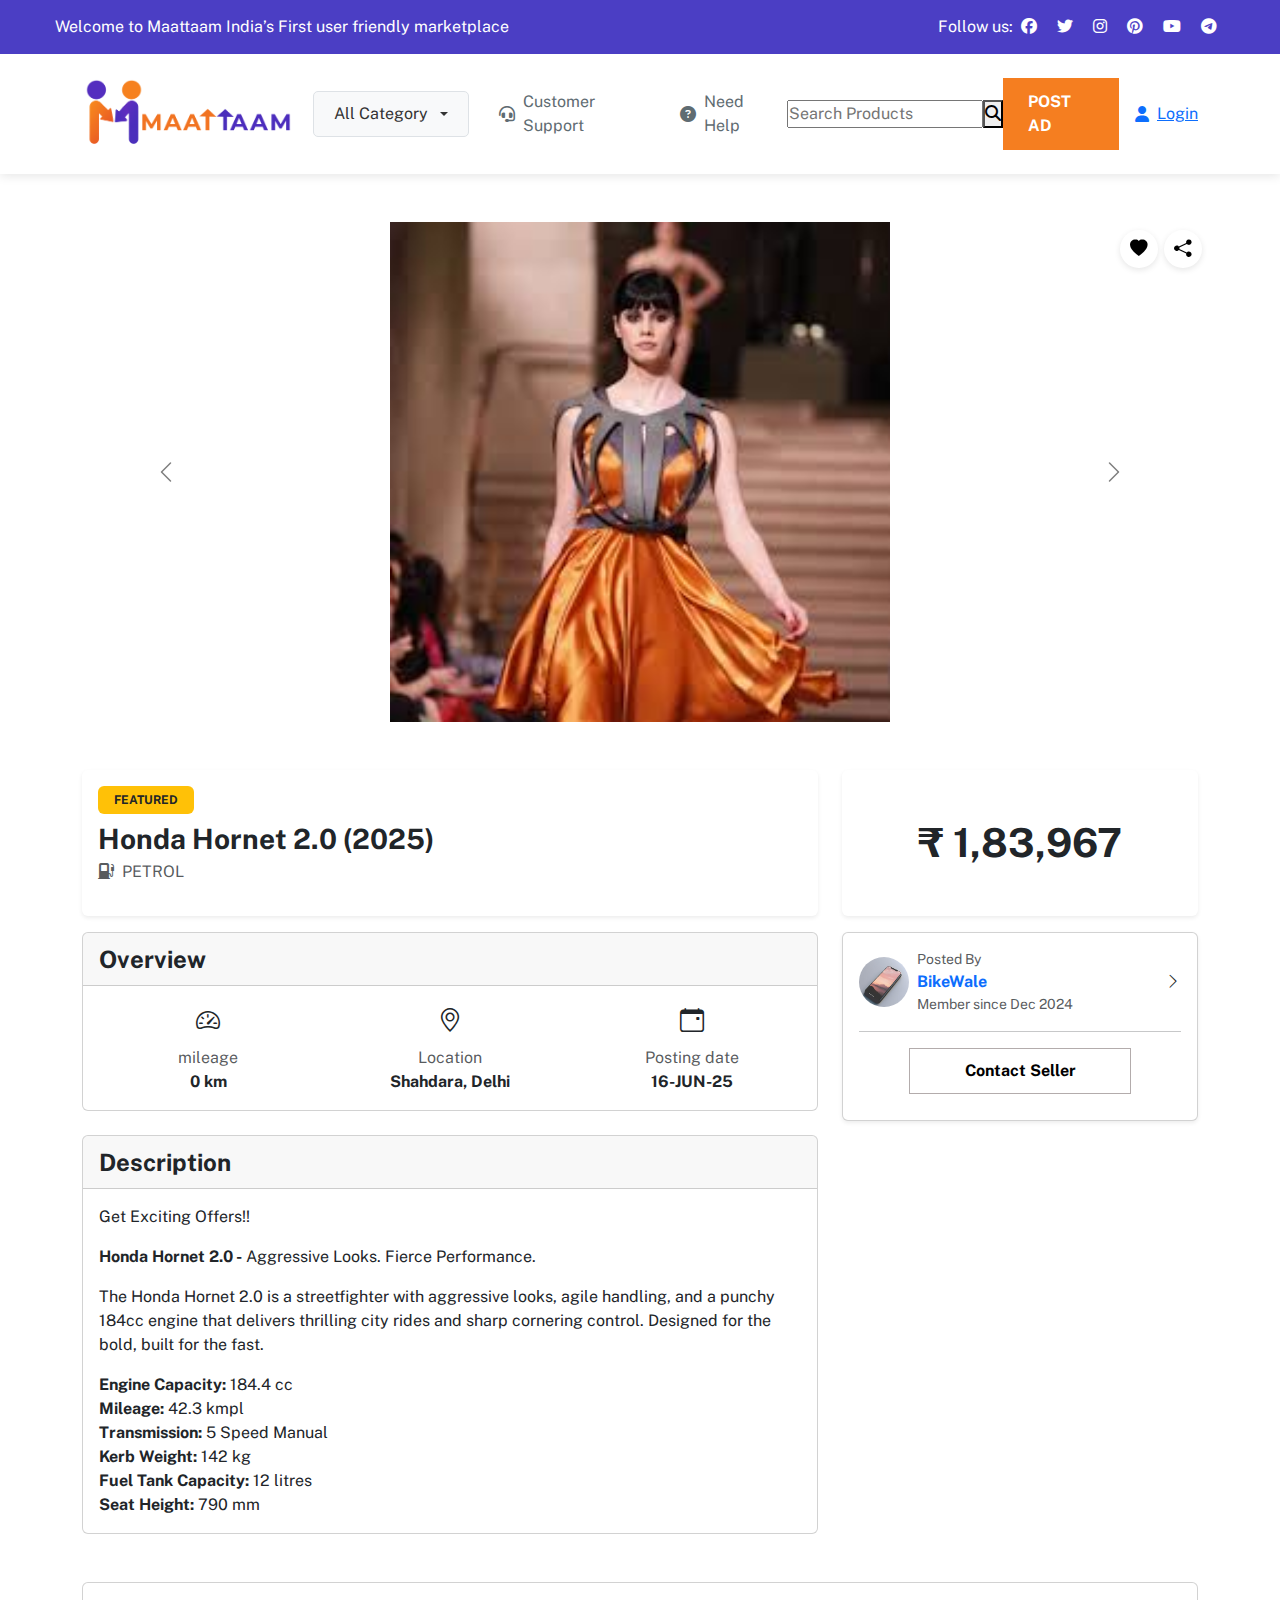
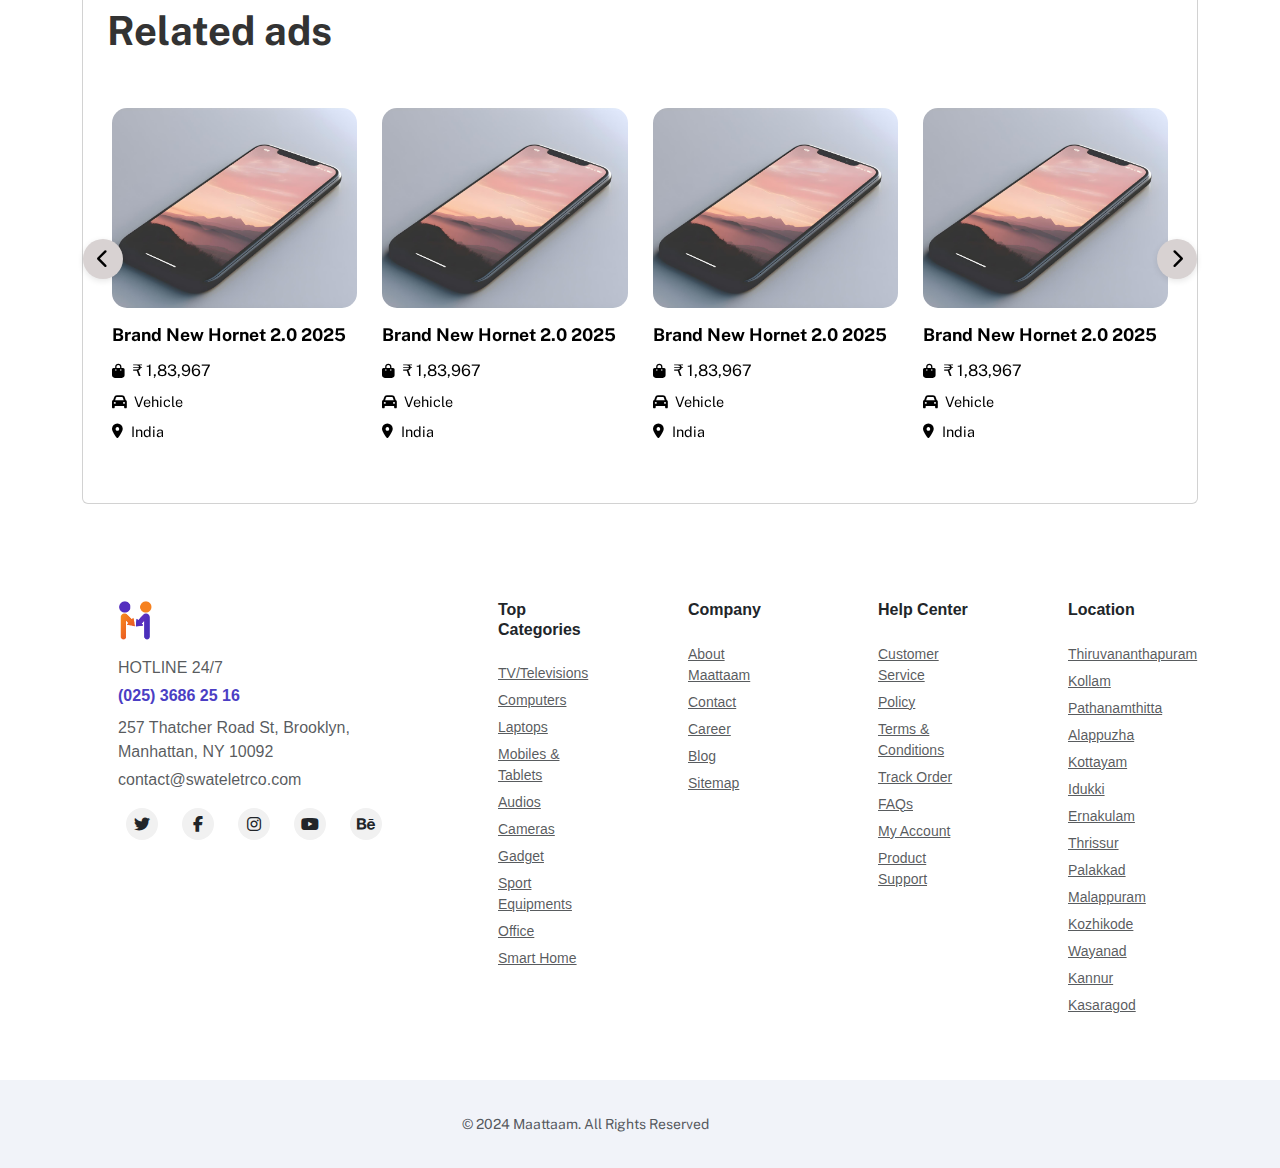
<file: productdetails.html>
<!DOCTYPE html>
<html lang="en">
<head>
  <meta charset="UTF-8" />
  <meta name="viewport" content="width=device-width, initial-scale=1.0" />
  <title>Product Detail </title>
  <link
    href="https://cdn.jsdelivr.net/npm/bootstrap@5.3.3/dist/css/bootstrap.min.css"
    rel="stylesheet"/>
  <link href="https://cdn.jsdelivr.net/npm/bootstrap-icons@1.10.5/font/bootstrap-icons.css" rel="stylesheet"/>

<link href="https://cdnjs.cloudflare.com/ajax/libs/font-awesome/6.4.0/css/all.min.css" rel="stylesheet" />

<link rel="stylesheet" href="https://cdnjs.cloudflare.com/ajax/libs/OwlCarousel2/2.3.4/assets/owl.carousel.min.css" />
<link rel="stylesheet" href="https://cdnjs.cloudflare.com/ajax/libs/OwlCarousel2/2.3.4/assets/owl.theme.default.min.css" />
    <link href="https://fonts.googleapis.com/css2?family=Public+Sans:wght@400;500;600;700&display=swap" rel="stylesheet">
    <link rel="stylesheet" href="productdetails.css">


</head>
<body>

  <div class="welcome-section" id="welcomeSection">
        <div class="welcome-content">
            <div class="welcome-text">
                Welcome to Maattaam India’s First user friendly marketplace
            </div>
            <div class="right-section">
                <div class="follow-us d-flex">
                    <span>Follow us:</span>
                    <div class="social-icons">
                        <a href="#"><i class="fab fa-facebook"></i></a>
                        <a href="#"><i class="fab fa-twitter"></i></a>
                        <a href="#"><i class="fab fa-instagram"></i></a>
                        <a href="#"><i class="fab fa-pinterest"></i></a>
                        <a href="#"><i class="fab fa-youtube"></i></a>
                        <a href="#"><i class="fab fa-telegram"></i></a>
                    </div>
                </div>
                
            </div>
        </div>
    </div>



    <nav class="navbar navbar-expand-lg main-navbar" id="mainNavbar">
        <div class="container">
            <!-- <a class="navbar-brand logo" href="#"> -->
                <img src="images/Maatam_Full_logo.png" class="navbar-brand logo img-fluid" alt="">
            <!-- </a> -->
            
            <div class="nav-center d-flex align-items-center">
   
                <div class="dropdown category-dropdown ">
                    <button class="btn category-btn dropdown-toggle" type="button" data-bs-toggle="dropdown" aria-expanded="false">
                        <!-- <i class="fas fa-bars"></i> -->
                        All Category
                    </button>
                    <ul class="dropdown-menu">
                        <li><a class="dropdown-item" href="#"><i class="fas fa-mobile-alt"></i> Electronics</a></li>
                        <li><a class="dropdown-item" href="#"><i class="fas fa-tshirt"></i> Fashion</a></li>
                        <li><a class="dropdown-item" href="#"><i class="fas fa-home"></i> Home & Garden</a></li>
                        <li><a class="dropdown-item" href="#"><i class="fas fa-car"></i> Automotive</a></li>
                        <li><a class="dropdown-item" href="#"><i class="fas fa-gamepad"></i> Sports & Games</a></li>
                        <li><a class="dropdown-item" href="#"><i class="fas fa-book"></i> Books</a></li>
                        <li><a class="dropdown-item" href="#"><i class="fas fa-heartbeat"></i> Health & Beauty</a></li>
                        <li><a class="dropdown-item" href="#"><i class="fas fa-baby"></i> Baby & Kids</a></li>
                    </ul>
                </div>
  
                <div class="nav-links d-none d-lg-flex">
                    <!-- <a href="#" class="nav-link me-3">
                        <i class="fas fa-map-marker-alt"></i>
                        Track Order
                    </a> -->
                    <!-- <a href="#" class="nav-link me-3">
                        <i class="fas fa-balance-scale"></i>
                        Compare
                    </a> -->
                    <a href="#" class="nav-link me-3">
                        <i class="fas fa-headset"></i>
                        Customer Support
                    </a>
                    <a href="#" class="nav-link me-3">
                        <i class="fas fa-question-circle"></i>
                        Need Help
                    </a>
                </div>
            </div>


<form class="search-form d-none d-lg-flex" action="/search" method="GET">
  <input type="text" name="q" class="search-input" placeholder="Search Products" required />
  <button type="submit" class="searchs-btn">
    <i class="fas fa-search"></i>
  </button>
</form>





            <button class="navbar-toggler d-lg-none" type="button" data-bs-toggle="collapse" data-bs-target="#mobileNavMenu" aria-controls="mobileNavMenu" aria-expanded="false" aria-label="Toggle navigation">
                <i class="fas fa-bars"></i>
            </button>
            
            <a href="#" class="post-ad-btn">POST AD</a>


            <div class="d-none d-lg-flex">
                          <a href="/login" class="login-btn d-flex align-items-center ms-3">
              <i class="fas fa-user me-2"></i>
              Login
            </a>
            </div>


<!-- 
<div class="dropdown user-dropdown hover-dropdown ms-3">

  <a href="/profile" class="user-toggle d-flex align-items-center" id="userDropdown">
    <img src="images/141fc03a7e440b94a957f6b9579306dd2108539b.png" alt="Profile" class="user-img" />
  </a>

  <button class="dropdown-toggle-btn" data-bs-toggle="dropdown" aria-expanded="false">
    <i class="fas fa-chevron-down"></i>
  </button>


  <ul class="dropdown-menu dropdown-menu-end" aria-labelledby="userDropdown">
    <li><a class="dropdown-item" href="/profile">View Profile</a></li>
    <li><a class="dropdown-item" href="/my-ads">My Ads</a></li>
    <li><a class="dropdown-item" href="/settings">Settings</a></li>
    <li><hr class="dropdown-divider"></li>
    <li><a class="dropdown-item" href="/logout">Logout</a></li>
  </ul>
</div> -->



        </div>

        <div class="collapse navbar-collapse" id="mobileNavMenu">
            <ul class="navbar-nav ms-auto">

              <form class="search-form d-block d-lg-none mx-4" action="/search" method="GET">
                <input type="text" name="q" class="search-input" placeholder="Search Products" required />
                <button type="submit" class="searchs-btn">
                  <i class="fas fa-search"></i>
                </button>
              </form>


                <li class="nav-item">
                    <a class="nav-link" href="#">
                        <i class="fas fa-map-marker-alt"></i>
                        Track Order
                    </a>
                </li>
                <!-- <li class="nav-item">
                    <a class="nav-link" href="#">
                        <i class="fas fa-balance-scale"></i>
                        Compare
                    </a>
                </li> -->
                <li class="nav-item">
                    <a class="nav-link" href="#">
                        <i class="fas fa-headset"></i>
                        Customer Support
                    </a>
                </li>
                <li class="nav-item">
                    <a class="nav-link" href="#">
                        <i class="fas fa-question-circle"></i>
                        Need Help
                    </a>
                </li>



              <hr>
              <div class=" d-flex d-lg-none mx-4 mt-3 text-center justify-content-center">
                  <a href="/login" class="login-btn   ">
                    <i class="fas fa-user me-2"></i>
                    Login
                  </a>
              </div>
            </ul>
        </div>
    </nav>













<div class="container my-5 position-relative">

  <div class="carousel-icons d-flex position-absolute top-0 end-0 p-2 z-3">
    <button class="btn" title="Add to Favorites"><i class="bi bi-heart-fill"></i></button>
    <button class="btn" title="Share"><i class="bi bi-share-fill"></i></button>
  </div>


  <div id="productCarousel" class="carousel slide" data-bs-ride="carousel" data-bs-touch="true">
    <div class="carousel-inner rounded">
      <div class="carousel-item active">
        <img src="images/fc71cead6763f9edd55e30b49442836f3a2dd092.png" class="d-block w-100" alt="Image 1" />
      </div>
      <div class="carousel-item">
        <img src="images/141fc03a7e440b94a957f6b9579306dd2108539b.png" class="d-block w-100" alt="Image 2" />
      </div>
      <div class="carousel-item">
        <img src="images/141fc03a7e440b94a957f6b9579306dd2108539b.png" class="d-block w-100" alt="Image 3" />
      </div>
    </div>


    <button class="carousel-control-prev" type="button" data-bs-target="#productCarousel" data-bs-slide="prev">
      <span class="carousel-control-prev-icon"></span>
    </button>
    <button class="carousel-control-next" type="button" data-bs-target="#productCarousel" data-bs-slide="next">
      <span class="carousel-control-next-icon"></span>
    </button>
  </div>
</div>










  <div class="container my-4">

  <div class="row mb-3">

    <div class="col-md-8">
      <div class="bg-white p-3 rounded shadow-sm">
        <span class="badge bg-warning text-dark fw-bold px-3 py-2 mb-2">FEATURED</span>
        <h3 class="fw-bold mb-1">Honda Hornet 2.0 (2025)</h3>
        <p class="text-muted">
          <i class="bi bi-fuel-pump-fill me-1"></i> PETROL
        </p>
      </div>
    </div>

 
    <div class="col-md-4">
      <div class="bg-white p-3 rounded shadow-sm h-100 d-flex align-items-center justify-content-center">
        <h1 class="fw-bold text-dark mb-0">₹ 1,83,967</h1>
      </div>
    </div>
  </div>

  <div class="row">

    <div class="col-lg-8">

      <div class="card mb-4">
        <div class="card-header fw-bold fs-4">
          Overview
        </div>
        <div class="card-body">
          <div class="row text-center">
            <div class="col-md-4 mb-3 mb-md-0">
              <i class="bi bi-speedometer2 fs-4 d-block mb-2"></i>
              <div class="text-muted">mileage</div>
              <div class="fw-bold">0 km</div>
            </div>
            <div class="col-md-4 mb-3 mb-md-0">
              <i class="bi bi-geo-alt fs-4 d-block mb-2"></i>
              <div class="text-muted">Location</div>
              <div class="fw-bold">Shahdara, Delhi</div>
            </div>
            <div class="col-md-4">
              <i class="bi bi-calendar-event fs-4 d-block mb-2"></i>
              <div class="text-muted">Posting date</div>
              <div class="fw-bold">16-JUN-25</div>
            </div>
          </div>
        </div>
      </div>

      <div class="card">
        <div class="card-header fw-bold fs-4">
          Description
        </div>
        <div class="card-body">
          <p>Get Exciting Offers!!</p>
          <p><strong>Honda Hornet 2.0 -</strong> Aggressive Looks. Fierce Performance.</p>
          <p>The Honda Hornet 2.0 is a streetfighter with aggressive looks, agile handling, and a punchy 184cc engine that delivers thrilling city rides and sharp cornering control. Designed for the bold, built for the fast.</p>
          <ul class="list-unstyled mb-0">
            <li><strong>Engine Capacity:</strong> 184.4 cc</li>
            <li><strong>Mileage:</strong> 42.3 kmpl</li>
            <li><strong>Transmission:</strong> 5 Speed Manual</li>
            <li><strong>Kerb Weight:</strong> 142 kg</li>
            <li><strong>Fuel Tank Capacity:</strong> 12 litres</li>
            <li><strong>Seat Height:</strong> 790 mm</li>
          </ul>
        </div>
      </div>
    </div>

    <div class="col-lg-4 mt-4 mt-lg-0">
  <div class="card text-center shadow-sm"> 
    <div class="card-body">
      <div class="d-flex align-items-center justify-content-between mb-3">
        <div class="d-flex align-items-center">
          <img src="images/141fc03a7e440b94a957f6b9579306dd2108539b.png" alt="Logo" class="rounded-circle me-2" width="50" height="50" /> 
          <div class="text-start">
            <div class="small text-muted">Posted By</div>
            <div class="fw-bold text-primary">BikeWale</div>
            <div class="text-muted small">Member since Dec 2024</div>
            
          </div>
          
        </div>
        
        <i class="bi bi-chevron-right"></i>
      </div>
      <hr />
      <div class="seller fw-bold">
        <a href="">Contact Seller</a>
      </div>
      <!-- Optional: Uncomment if needed later
      <div>
        <h5 class="fw-bold mb-0 text-primary">17593</h5>
        <small class="text-muted">Items listed</small>
      </div>
      -->
    </div>
  </div>
</div>

  </div>
</div>




<div class="container my-5">
  <div class="row">
    <div class="col-lg-12">
      <div class="card p-4">
        <h4 class="section-title">Related ads</h4>

      
        <div class="owl-carousel owl-theme" id="relatedAdsOwl">

          <div class="item">
            <div class="ad-card">
              <img src="images/141fc03a7e440b94a957f6b9579306dd2108539b.png" alt="Ad 1" class="ad-image" />
              <h5 class="ad-title">Brand New Hornet 2.0 2025</h5>
              <div class="ad-price">
                <i class="fas fa-shopping-bag icon"></i>
                <span class="price-text">₹ 1,83,967</span>
              </div>
              <div class="ad-category">
                <i class="fas fa-car icon"></i>
                <span class="category-text">Vehicle</span>
              </div>
              <div class="ad-location">
                <i class="fas fa-map-marker-alt icon"></i>
                <span class="location-text">India</span>
              </div>
            </div>
          </div>

          <div class="item">
            <div class="ad-card">
              <img src="images/141fc03a7e440b94a957f6b9579306dd2108539b.png" alt="Ad 1" class="ad-image" />
              <h5 class="ad-title">Brand New Hornet 2.0 2025</h5>
              <div class="ad-price">
                <i class="fas fa-shopping-bag icon"></i>
                <span class="price-text">₹ 1,83,967</span>
              </div>
              <div class="ad-category">
                <i class="fas fa-car icon"></i>
                <span class="category-text">Vehicle</span>
              </div>
              <div class="ad-location">
                <i class="fas fa-map-marker-alt icon"></i>
                <span class="location-text">India</span>
              </div>
            </div>
          </div>

          <div class="item">
            <div class="ad-card">
              <img src="images/141fc03a7e440b94a957f6b9579306dd2108539b.png" alt="Ad 1" class="ad-image" />
              <h5 class="ad-title">Brand New Hornet 2.0 2025</h5>
              <div class="ad-price">
                <i class="fas fa-shopping-bag icon"></i>
                <span class="price-text">₹ 1,83,967</span>
              </div>
              <div class="ad-category">
                <i class="fas fa-car icon"></i>
                <span class="category-text">Vehicle</span>
              </div>
              <div class="ad-location">
                <i class="fas fa-map-marker-alt icon"></i>
                <span class="location-text">India</span>
              </div>
            </div>
          </div>


          <div class="item">
            <div class="ad-card">
              <img src="images/141fc03a7e440b94a957f6b9579306dd2108539b.png" alt="Ad 1" class="ad-image" />
              <h5 class="ad-title">Brand New Hornet 2.0 2025</h5>
              <div class="ad-price">
                <i class="fas fa-shopping-bag icon"></i>
                <span class="price-text">₹ 1,83,967</span>
              </div>
              <div class="ad-category">
                <i class="fas fa-car icon"></i>
                <span class="category-text">Vehicle</span>
              </div>
              <div class="ad-location">
                <i class="fas fa-map-marker-alt icon"></i>
                <span class="location-text">India</span>
              </div>
            </div>
          </div>


          <div class="item">
            <div class="ad-card">
              <img src="images/141fc03a7e440b94a957f6b9579306dd2108539b.png" alt="Ad 1" class="ad-image" />
              <h5 class="ad-title">Brand New Hornet 2.0 2025</h5>
              <div class="ad-price">
                <i class="fas fa-shopping-bag icon"></i>
                <span class="price-text">₹ 1,83,967</span>
              </div>
              <div class="ad-category">
                <i class="fas fa-car icon"></i>
                <span class="category-text">Vehicle</span>
              </div>
              <div class="ad-location">
                <i class="fas fa-map-marker-alt icon"></i>
                <span class="location-text">India</span>
              </div>
            </div>
          </div>



        </div>

        <button class="custom-owl-prev"><i class="fas fa-chevron-left"></i></button>
        <button class="custom-owl-next"><i class="fas fa-chevron-right"></i></button>
      </div>
    </div>
  </div>
</div>


















<footer class="footer py-5">
  <div class="container">
    <div class="row gy-4">


      <div class="col-md-4 px-5">
        <div class="footer-logo mb-3">
          <img src="images/Maataam1.png" alt="Logo" style="max-height: 40px;">
        </div>
        <p class="text-muted mb-1">HOTLINE 24/7</p>
        <p class="fw-bold y mb-2" style="color: #4B3EC4;">(025) 3686 25 16</p>
        <p class="text-muted mb-1">257 Thatcher Road St, Brooklyn, Manhattan, NY 10092</p>
        <p class="text-muted">contact@swateletrco.com</p>

        <div class="social-icons d-flex gap-2 mt-3">
          <a href="#" class="text-dark"><i class="fab fa-twitter"></i></a>
          <a href="#" class="text-dark"><i class="fab fa-facebook-f"></i></a>
          <a href="#" class="text-dark"><i class="fab fa-instagram"></i></a>
          <a href="#" class="text-dark"><i class="fab fa-youtube"></i></a>
          <a href="#" class="text-dark"><i class="fab fa-behance"></i></a>
        </div>
      </div>


      <div class="col-6 col-md-2 px-5">
  <h6 class="fw-bold mb-4">Top Categories</h6>
  <ul class="list-unstyled">
    <li><a href="#" class="text-muted">TV/Televisions</a></li>
    <li><a href="#" class="text-muted">Computers</a></li>
    <li><a href="#" class="text-muted">Laptops</a></li>
    <li><a href="#" class="text-muted">Mobiles & Tablets</a></li>
    <li><a href="#" class="text-muted">Audios</a></li>
    <li><a href="#" class="text-muted">Cameras</a></li>
    <li><a href="#" class="text-muted">Gadget</a></li>
    <li><a href="#" class="text-muted">Sport Equipments</a></li>
    <li><a href="#" class="text-muted">Office</a></li>
    <li><a href="#" class="text-muted">Smart Home</a></li>
  </ul>
</div>


      <div class="col-6 col-md-2 px-5">
        <h6 class="fw-bold mb-4">Company</h6>
        <ul class="list-unstyled text-muted">
          <li><a href="" class="text-muted">About Maattaam</a></li>
          <li><a href="" class="text-muted">Contact</a></li>
          <li><a href="" class="text-muted">Career</a></li>
          <li><a href="" class="text-muted">Blog</a></li>
          <li><a href="" class="text-muted">Sitemap</a></li>
          
          
          

        </ul>
      </div>


      <div class="col-6 col-md-2 px-5">
        <h6 class="fw-bold mb-4">Help Center</h6>
        <ul class="list-unstyled text-muted">
          <li><a href="" class="text-muted">Customer Service</a></li>
          <li><a href="" class="text-muted">Policy</a></li>
          <li><a href="" class="text-muted">Terms & Conditions</a></li>
          <li><a href="" class="text-muted">Track Order</a></li>
          <li><a href="" class="text-muted">FAQs</a></li>
          <li><a href="" class="text-muted">My Account</a></li>
          <li><a href="" class="text-muted">Product Support</a></li>
        </ul>
      </div>

           <div class="col-6 col-md-2 px-5">
  <h6 class="fw-bold mb-4">Location</h6>
  <ul class="list-unstyled text-muted">
    <li><a href="#" class="text-muted">Thiruvananthapuram</a></li>
    <li><a href="#" class="text-muted">Kollam</a></li>
    <li><a href="#" class="text-muted">Pathanamthitta</a></li>
    <li><a href="#" class="text-muted">Alappuzha</a></li>
    <li><a href="#" class="text-muted">Kottayam</a></li>
    <li><a href="#" class="text-muted">Idukki</a></li>
    <li><a href="#" class="text-muted">Ernakulam</a></li>
    <li><a href="#" class="text-muted">Thrissur</a></li>
    <li><a href="#" class="text-muted">Palakkad</a></li>
    <li><a href="#" class="text-muted">Malappuram</a></li>
    <li><a href="#" class="text-muted">Kozhikode</a></li>
    <li><a href="#" class="text-muted">Wayanad</a></li>
    <li><a href="#" class="text-muted">Kannur</a></li>
    <li><a href="#" class="text-muted">Kasaragod</a></li>
  </ul>
</div>


      

    </div>
  </div>
</footer>





<section class="footer-bottom-section py-3">
  <div class="container">
    <div class="row align-items-center justify-content-center text-center text-md-start py-md-3">

      <div class="col-md-4 mb-2 mb-md-0">
        <small class="text-muted">© 2024 Maattaam. All Rights Reserved</small>
      </div>


      <!-- <div class="col-md-4 d-flex justify-content-center flex-wrap gap-3">
        <img src="images/4f88470ef7ca7089c358161cd638255e61147b79.png" alt="Payment 1" class="payment-icon" />
        <img src="images/6bd6f9a9a1d8c62348529d351a6bbed14866b496.png" alt="Payment 2" class="payment-icon" />
        <img src="images/5b9d40ecdd1b5c0980dfc3ae57c167489f831783.png" alt="Payment 3" class="payment-icon" />
        <img src="images/3b5e4d8866baeaa152d51cf08f5031769fbf6263.png" alt="Payment 4" class="payment-icon" />
        <img src="images/647ccd9eac28cd11f9fb6cd49c52dea670811cb9.png" alt="Payment 5" class="payment-icon" />
      </div> -->
    </div>
  </div>
</section>

<script src="https://cdn.jsdelivr.net/npm/bootstrap@5.3.0/dist/js/bootstrap.bundle.min.js"></script>

<script src="https://code.jquery.com/jquery-3.6.0.min.js"></script>
<script src="https://cdnjs.cloudflare.com/ajax/libs/OwlCarousel2/2.3.4/owl.carousel.min.js"></script>


<script>



        window.addEventListener('scroll', function() {
    const mainNavbar = document.getElementById('mainNavbar');
    const welcomeSection = document.getElementById('welcomeSection');
    

    const offsetTop = welcomeSection.offsetHeight;

    if (window.pageYOffset >= offsetTop) {
        mainNavbar.classList.add('fixed');
        document.body.style.paddingTop = mainNavbar.offsetHeight + 'px';
    } else {
        mainNavbar.classList.remove('fixed');
        document.body.style.paddingTop = '0';
    }
});



  $(document).ready(function () {
    const owl = $("#relatedAdsOwl");

    owl.owlCarousel({
      loop: true,
      margin: 15,
      nav: false,  
      dots: false,
      responsive: {
        0: { items: 1 },
        576: { items: 2 },
        768: { items: 3 },
        992: { items: 4 }
      }
    });

    $(".custom-owl-prev").click(function () {
      owl.trigger("prev.owl.carousel");
    });

    $(".custom-owl-next").click(function () {
      owl.trigger("next.owl.carousel");
    });
  });
</script>

</body>
</html>
</file>
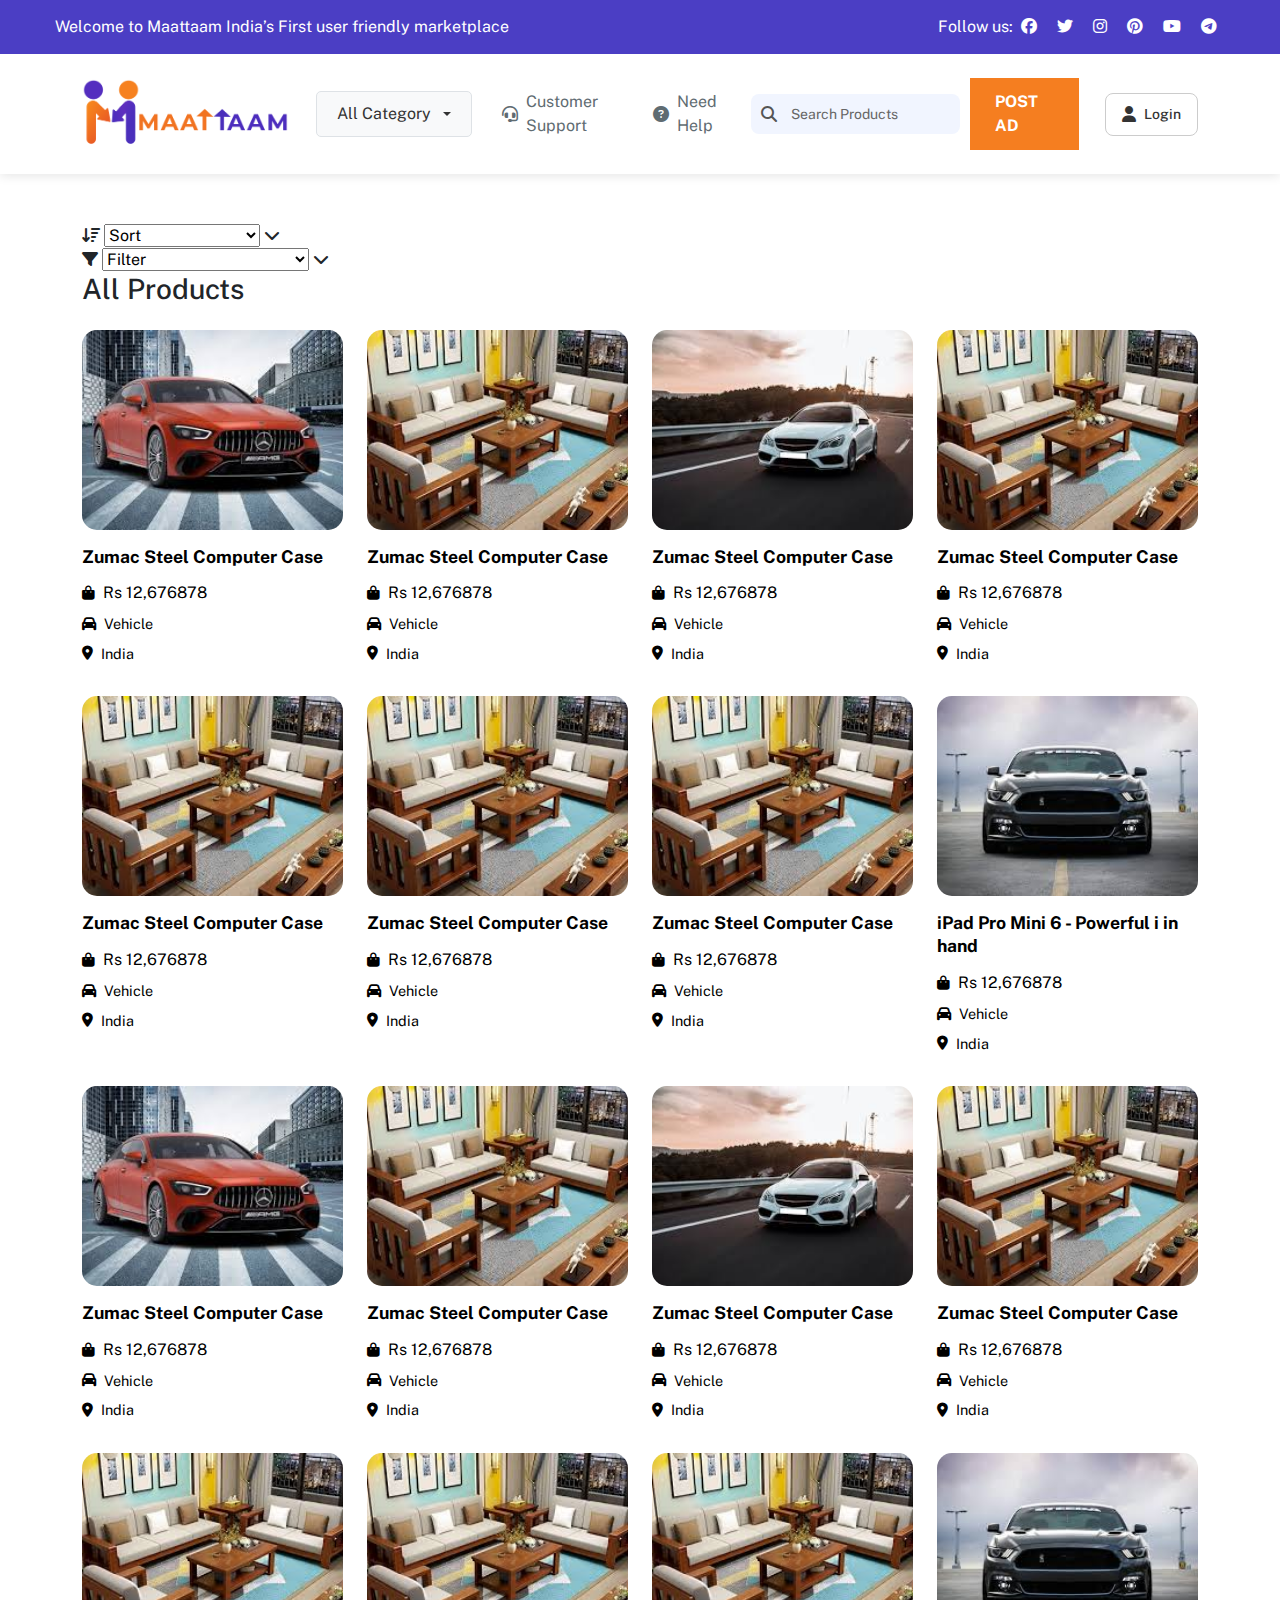
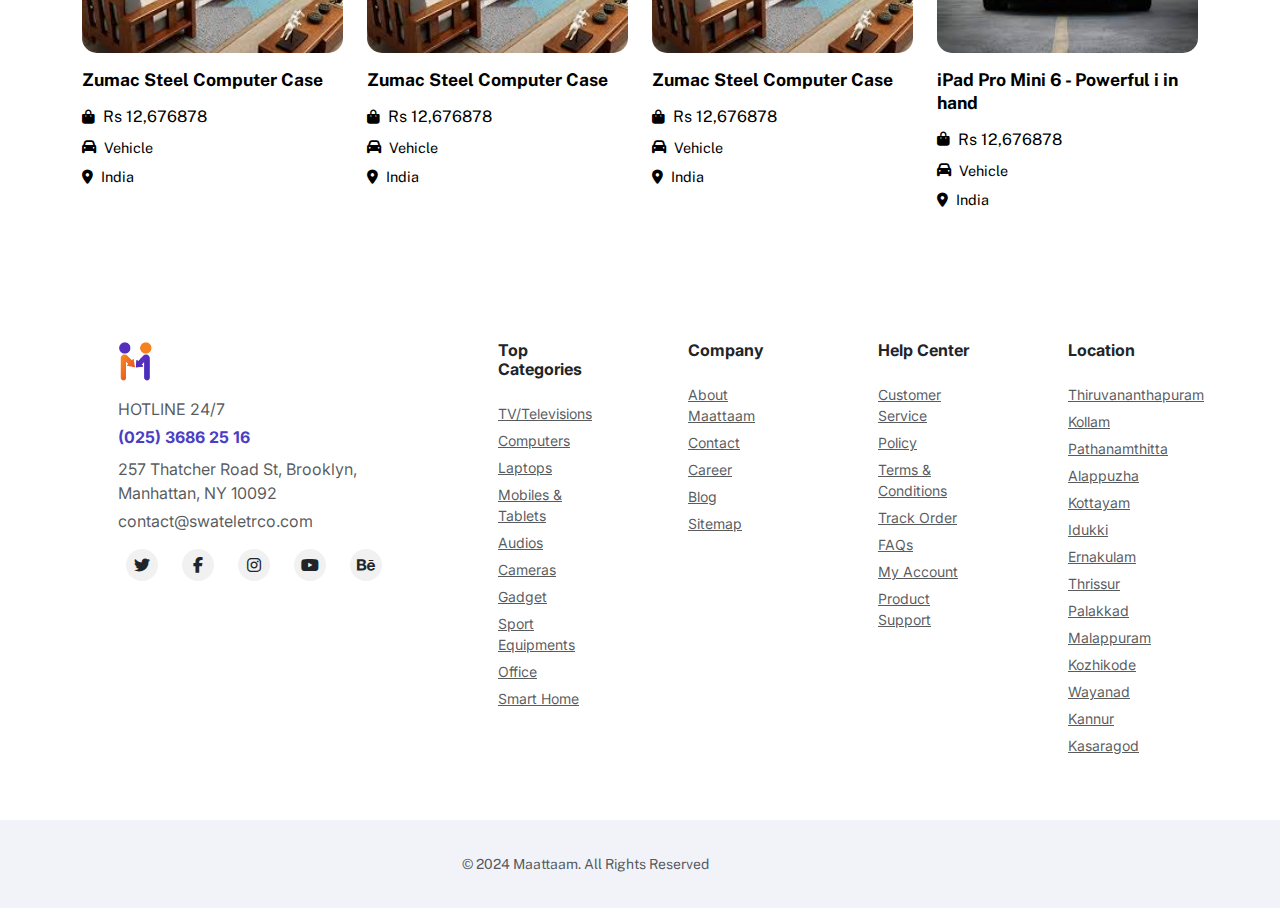
<file: products.html>
<!DOCTYPE html>
<html lang="en">
<head>
    <meta charset="UTF-8">
    <meta name="viewport" content="width=device-width, initial-scale=1.0">
    <title>Products</title>
    <link href="https://cdnjs.cloudflare.com/ajax/libs/bootstrap/5.3.0/css/bootstrap.min.css" rel="stylesheet">
    <link href="https://cdnjs.cloudflare.com/ajax/libs/font-awesome/6.4.0/css/all.min.css" rel="stylesheet">
    <link rel="stylesheet" href="products.css">
    <link href="https://fonts.googleapis.com/css2?family=Public+Sans:wght@400;500;600;700&display=swap" rel="stylesheet">
    <link rel="stylesheet" href="https://cdnjs.cloudflare.com/ajax/libs/font-awesome/6.5.0/css/all.min.css">
    <link href="https://fonts.googleapis.com/css2?family=Inter:wght@400;500;600;700&display=swap" rel="stylesheet">




</head>
<body>
<!-- 
    <div class="black-friday-section" id="blackFridaySection">
        <div class="black-friday-content">
            <div class="offer-text">
                <span class="black-text">Black</span>
                <span class="white-text">Friday</span>
            </div>
<div class="discount-text">
    <span class="prefix">Up to</span>
    <span class="main-percentage">59%</span>
    <span class="suffix">OFF</span>
</div>

            <div class="action-section">
                <a href="#" class="shop-now-btn">
                    SHOP NOW <i class="fas fa-arrow-right"></i>
                </a>
                <button class="close-btn" onclick="closeBlackFriday()">
                    <i class="fas fa-times"></i>
                </button>
            </div>
        </div>
    </div> -->


    <div class="welcome-section" id="welcomeSection">
        <div class="welcome-content">
            <div class="welcome-text">
                Welcome to Maattaam India’s First user friendly marketplace
            </div>
            <div class="right-section">
                <div class="follow-us d-flex">
                    <span>Follow us:</span>
                    <div class="social-icons">
                        <a href="#"><i class="fab fa-facebook"></i></a>
                        <a href="#"><i class="fab fa-twitter"></i></a>
                        <a href="#"><i class="fab fa-instagram"></i></a>
                        <a href="#"><i class="fab fa-pinterest"></i></a>
                        <a href="#"><i class="fab fa-youtube"></i></a>
                        <a href="#"><i class="fab fa-telegram"></i></a>
                    </div>
                </div>
                
            </div>
        </div>
    </div>



    <nav class="navbar navbar-expand-lg main-navbar" id="mainNavbar">
        <div class="container">
            <!-- <a class="navbar-brand logo" href="#"> -->
                <img src="images/Maatam_Full_logo.png" class="navbar-brand logo img-fluid" alt="">
            <!-- </a> -->
            
            <div class="nav-center d-flex align-items-center">
   
                <div class="dropdown category-dropdown ">
                    <button class="btn category-btn dropdown-toggle" type="button" data-bs-toggle="dropdown" aria-expanded="false">
                        <!-- <i class="fas fa-bars"></i> -->
                        All Category
                    </button>
                    <ul class="dropdown-menu">
                        <li><a class="dropdown-item" href="#"><i class="fas fa-mobile-alt"></i> Electronics</a></li>
                        <li><a class="dropdown-item" href="#"><i class="fas fa-tshirt"></i> Fashion</a></li>
                        <li><a class="dropdown-item" href="#"><i class="fas fa-home"></i> Home & Garden</a></li>
                        <li><a class="dropdown-item" href="#"><i class="fas fa-car"></i> Automotive</a></li>
                        <li><a class="dropdown-item" href="#"><i class="fas fa-gamepad"></i> Sports & Games</a></li>
                        <li><a class="dropdown-item" href="#"><i class="fas fa-book"></i> Books</a></li>
                        <li><a class="dropdown-item" href="#"><i class="fas fa-heartbeat"></i> Health & Beauty</a></li>
                        <li><a class="dropdown-item" href="#"><i class="fas fa-baby"></i> Baby & Kids</a></li>
                    </ul>
                </div>
  
                <div class="nav-links d-none d-lg-flex">
                    <!-- <a href="#" class="nav-link me-3">
                        <i class="fas fa-map-marker-alt"></i>
                        Track Order
                    </a> -->
                    <!-- <a href="#" class="nav-link me-3">
                        <i class="fas fa-balance-scale"></i>
                        Compare
                    </a> -->
                    <a href="#" class="nav-link me-3">
                        <i class="fas fa-headset"></i>
                        Customer Support
                    </a>
                    <a href="#" class="nav-link me-3">
                        <i class="fas fa-question-circle"></i>
                        Need Help
                    </a>
                </div>
            </div>


<form class="search-form d-none d-lg-flex" action="/search" method="GET">
  <input type="text" name="q" class="search-input" placeholder="Search Products" required />
  <button type="submit" class="searchs-btn">
    <i class="fas fa-search"></i>
  </button>
</form>





            <button class="navbar-toggler d-lg-none" type="button" data-bs-toggle="collapse" data-bs-target="#mobileNavMenu" aria-controls="mobileNavMenu" aria-expanded="false" aria-label="Toggle navigation">
                <i class="fas fa-bars"></i>
            </button>
            
            <a href="#" class="post-ad-btn">POST AD</a>


            <div class="d-none d-lg-flex">
                          <a href="/login" class="login-btn d-flex align-items-center ms-3">
              <i class="fas fa-user me-2"></i>
              Login
            </a>
            </div>


<!-- 
<div class="dropdown user-dropdown hover-dropdown ms-3">

  <a href="/profile" class="user-toggle d-flex align-items-center" id="userDropdown">
    <img src="images/141fc03a7e440b94a957f6b9579306dd2108539b.png" alt="Profile" class="user-img" />
  </a>

  <button class="dropdown-toggle-btn" data-bs-toggle="dropdown" aria-expanded="false">
    <i class="fas fa-chevron-down"></i>
  </button>


  <ul class="dropdown-menu dropdown-menu-end" aria-labelledby="userDropdown">
    <li><a class="dropdown-item" href="/profile">View Profile</a></li>
    <li><a class="dropdown-item" href="/my-ads">My Ads</a></li>
    <li><a class="dropdown-item" href="/settings">Settings</a></li>
    <li><hr class="dropdown-divider"></li>
    <li><a class="dropdown-item" href="/logout">Logout</a></li>
  </ul>
</div> -->



        </div>

        <div class="collapse navbar-collapse" id="mobileNavMenu">
            <ul class="navbar-nav ms-auto">

              <form class="search-form d-block d-lg-none mx-4" action="/search" method="GET">
                <input type="text" name="q" class="search-input" placeholder="Search Products" required />
                <button type="submit" class="searchs-btn">
                  <i class="fas fa-search"></i>
                </button>
              </form>


                <li class="nav-item">
                    <a class="nav-link" href="#">
                        <i class="fas fa-map-marker-alt"></i>
                        Track Order
                    </a>
                </li>
                <!-- <li class="nav-item">
                    <a class="nav-link" href="#">
                        <i class="fas fa-balance-scale"></i>
                        Compare
                    </a>
                </li> -->
                <li class="nav-item">
                    <a class="nav-link" href="#">
                        <i class="fas fa-headset"></i>
                        Customer Support
                    </a>
                </li>
                <li class="nav-item">
                    <a class="nav-link" href="#">
                        <i class="fas fa-question-circle"></i>
                        Need Help
                    </a>
                </li>



              <hr>
              <div class=" d-flex d-lg-none mx-4 mt-3 text-center justify-content-center">
                  <a href="/login" class="login-btn   ">
                    <i class="fas fa-user me-2"></i>
                    Login
                  </a>
              </div>
            </ul>
        </div>
    </nav>






































<div class="ads-container">


    



        <div class="container">



            <div class="filter-section">
            <div class="filter-container">
                <div class="filter-group">
                    <!-- <label class="filter-label">Sort By</label> -->
                    <div class="filter-dropdown">
                        <i class="fas fa-sort-amount-down icon-left"></i>
                        <select class="filter-select" id="sortFilter">
                            <option value="">Sort</option>
                            <option value="date-new">Newest First</option>
                            <option value="date-old">Oldest First</option>
                            <option value="price-low">Price: Low to High</option>
                            <option value="price-high">Price: High to Low</option>
                            <option value="name-az">Name: A to Z</option>
                            <option value="name-za">Name: Z to A</option>
                        </select>
                        <i class="fas fa-chevron-down dropdown-arrow"></i>
                    </div>
                </div>

                <div class="filter-group">
                    <!-- <label class="filter-label">Price Range</label> -->
                    <div class="filter-dropdown">
                        <i class="fas fa-filter icon-left"></i>
                        <select class="filter-select" id="priceFilter" >
                            <option value="">Filter</option>
                            <option value="0-50000">Under ₹50,000</option>
                            <option value="50000-100000">₹50,000 - ₹1,00,000</option>
                            <option value="100000-500000">₹1,00,000 - ₹5,00,000</option>
                            <option value="500000-1000000">₹5,00,000 - ₹10,00,000</option>
                            <option value="1000000-5000000">₹10,00,000 - ₹50,00,000</option>
                            <option value="5000000-plus">Above ₹50,00,000</option>
                        </select>
                        <i class="fas fa-chevron-down dropdown-arrow"></i>
                    </div>
                </div>

                <!-- <div class="filter-group">
                    <label class="filter-label">Category</label>
                    <div class="filter-dropdown">
                        <select class="filter-select" id="categoryFilter">
                            <option value="">All Categories</option>
                            <option value="vehicle">Vehicle</option>
                            <option value="electronics">Electronics</option>
                            <option value="furniture">Furniture</option>
                            <option value="clothing">Clothing</option>
                            <option value="books">Books</option>
                            <option value="sports">Sports</option>
                            <option value="home">Home & Garden</option>
                        </select>
                        <i class="fas fa-chevron-down dropdown-arrow"></i>
                    </div>
                </div> -->


            </div>
        </div>


            
            
            
            <div class="row">
                <h3 class="mb-4">All Products</h3>
    
                <div class="col-lg-3 col-md-6 col-sm-6 col-6">
                    <div class="ad-card">
                        <img src="images/020e7e80a8c22698511bcf64ed2837d83d810dcf.png" alt="Mercedes AMG GT" class="ad-image">
                        <h5 class="ad-title">Zumac Steel Computer Case</h5>
                        <div class="ad-price">
                            <i class="fas fa-shopping-bag icon"></i>
                            <span class="price-text">Rs 12,676878</span>
                        </div>
                        <div class="ad-category">
                            <i class="fas fa-car icon"></i>
                            <span class="category-text">Vehicle</span>
                        </div>
                        <div class="ad-location">
                            <i class="fas fa-map-marker-alt icon"></i>
                            <span class="location-text">India</span>
                        </div>
                    </div>
                </div>
        
                <div class="col-lg-3 col-md-6 col-sm-6 col-6">
                    <div class="ad-card">
                        <img src="images/1afec2ff3e5faf4cb99bcd725b0a090c9d05f52b (1).png" alt="Living Room Furniture" class="ad-image">
                        <h5 class="ad-title">Zumac Steel Computer Case</h5>
                        <div class="ad-price">
                            <i class="fas fa-shopping-bag icon"></i>
                            <span class="price-text">Rs 12,676878</span>
                        </div>
                        <div class="ad-category">
                            <i class="fas fa-car icon"></i>
                            <span class="category-text">Vehicle</span>
                        </div>
                        <div class="ad-location">
                            <i class="fas fa-map-marker-alt icon"></i>
                            <span class="location-text">India</span>
                        </div>
                    </div>
                </div>
                
      
                <div class="col-lg-3 col-md-6 col-sm-6 col-6">
                    <div class="ad-card">
                        <img src="images/4132e9a3cfc334a88621a5f5d0a64690d7a56732.png" alt="White Sports Car" class="ad-image">
                        <h5 class="ad-title">Zumac Steel Computer Case</h5>
                        <div class="ad-price">
                            <i class="fas fa-shopping-bag icon"></i>
                            <span class="price-text">Rs 12,676878</span>
                        </div>
                        <div class="ad-category">
                            <i class="fas fa-car icon"></i>
                            <span class="category-text">Vehicle</span>
                        </div>
                        <div class="ad-location">
                            <i class="fas fa-map-marker-alt icon"></i>
                            <span class="location-text">India</span>
                        </div>
                    </div>
                </div>




                <div class="col-lg-3 col-md-6 col-sm-6 col-6">
                    <div class="ad-card">
                        <img src="images/1afec2ff3e5faf4cb99bcd725b0a090c9d05f52b (1).png" alt="Living Room Furniture" class="ad-image">
                        <h5 class="ad-title">Zumac Steel Computer Case</h5>
                        <div class="ad-price">
                            <i class="fas fa-shopping-bag icon"></i>
                            <span class="price-text">Rs 12,676878</span>
                        </div>
                        <div class="ad-category">
                            <i class="fas fa-car icon"></i>
                            <span class="category-text">Vehicle</span>
                        </div>
                        <div class="ad-location">
                            <i class="fas fa-map-marker-alt icon"></i>
                            <span class="location-text">India</span>
                        </div>
                    </div>
                </div>




                <div class="col-lg-3 col-md-6 col-sm-6 col-6">
                    <div class="ad-card">
                        <img src="images/1afec2ff3e5faf4cb99bcd725b0a090c9d05f52b (1).png" alt="Living Room Furniture" class="ad-image">
                        <h5 class="ad-title">Zumac Steel Computer Case</h5>
                        <div class="ad-price">
                            <i class="fas fa-shopping-bag icon"></i>
                            <span class="price-text">Rs 12,676878</span>
                        </div>
                        <div class="ad-category">
                            <i class="fas fa-car icon"></i>
                            <span class="category-text">Vehicle</span>
                        </div>
                        <div class="ad-location">
                            <i class="fas fa-map-marker-alt icon"></i>
                            <span class="location-text">India</span>
                        </div>
                    </div>
                </div>




                <div class="col-lg-3 col-md-6 col-sm-6 col-6">
                    <div class="ad-card">
                        <img src="images/1afec2ff3e5faf4cb99bcd725b0a090c9d05f52b (1).png" alt="Living Room Furniture" class="ad-image">
                        <h5 class="ad-title">Zumac Steel Computer Case</h5>
                        <div class="ad-price">
                            <i class="fas fa-shopping-bag icon"></i>
                            <span class="price-text">Rs 12,676878</span>
                        </div>
                        <div class="ad-category">
                            <i class="fas fa-car icon"></i>
                            <span class="category-text">Vehicle</span>
                        </div>
                        <div class="ad-location">
                            <i class="fas fa-map-marker-alt icon"></i>
                            <span class="location-text">India</span>
                        </div>
                    </div>
                </div>




                <div class="col-lg-3 col-md-6 col-sm-6 col-6">
                    <div class="ad-card">
                        <img src="images/1afec2ff3e5faf4cb99bcd725b0a090c9d05f52b (1).png" alt="Living Room Furniture" class="ad-image">
                        <h5 class="ad-title">Zumac Steel Computer Case</h5>
                        <div class="ad-price">
                            <i class="fas fa-shopping-bag icon"></i>
                            <span class="price-text">Rs 12,676878</span>
                        </div>
                        <div class="ad-category">
                            <i class="fas fa-car icon"></i>
                            <span class="category-text">Vehicle</span>
                        </div>
                        <div class="ad-location">
                            <i class="fas fa-map-marker-alt icon"></i>
                            <span class="location-text">India</span>
                        </div>
                    </div>
                </div>




                
                
            
                <div class="col-lg-3 col-md-6 col-sm-6 col-6">
                    <div class="ad-card">
                        <img src="images/1eb979a668ee5cc9ec3ebe6a29ce8d1ca41dc862.png" alt="Ford Mustang" class="ad-image">
                        <h5 class="ad-title">iPad Pro Mini 6 - Powerful i in hand</h5>
                        <div class="ad-price">
                            <i class="fas fa-shopping-bag icon"></i>
                            <span class="price-text">Rs 12,676878</span>
                        </div>
                        <div class="ad-category">
                            <i class="fas fa-car icon"></i>
                            <span class="category-text">Vehicle</span>
                        </div>
                        <div class="ad-location">
                            <i class="fas fa-map-marker-alt icon"></i>
                            <span class="location-text">India</span>
                        </div>
                    </div>
                </div>



                <div class="col-lg-3 col-md-6 col-sm-6 col-6">
                    <div class="ad-card">
                        <img src="images/020e7e80a8c22698511bcf64ed2837d83d810dcf.png" alt="Mercedes AMG GT" class="ad-image">
                        <h5 class="ad-title">Zumac Steel Computer Case</h5>
                        <div class="ad-price">
                            <i class="fas fa-shopping-bag icon"></i>
                            <span class="price-text">Rs 12,676878</span>
                        </div>
                        <div class="ad-category">
                            <i class="fas fa-car icon"></i>
                            <span class="category-text">Vehicle</span>
                        </div>
                        <div class="ad-location">
                            <i class="fas fa-map-marker-alt icon"></i>
                            <span class="location-text">India</span>
                        </div>
                    </div>
                </div>
        
                <div class="col-lg-3 col-md-6 col-sm-6 col-6">
                    <div class="ad-card">
                        <img src="images/1afec2ff3e5faf4cb99bcd725b0a090c9d05f52b (1).png" alt="Living Room Furniture" class="ad-image">
                        <h5 class="ad-title">Zumac Steel Computer Case</h5>
                        <div class="ad-price">
                            <i class="fas fa-shopping-bag icon"></i>
                            <span class="price-text">Rs 12,676878</span>
                        </div>
                        <div class="ad-category">
                            <i class="fas fa-car icon"></i>
                            <span class="category-text">Vehicle</span>
                        </div>
                        <div class="ad-location">
                            <i class="fas fa-map-marker-alt icon"></i>
                            <span class="location-text">India</span>
                        </div>
                    </div>
                </div>
                
      
                <div class="col-lg-3 col-md-6 col-sm-6 col-6">
                    <div class="ad-card">
                        <img src="images/4132e9a3cfc334a88621a5f5d0a64690d7a56732.png" alt="White Sports Car" class="ad-image">
                        <h5 class="ad-title">Zumac Steel Computer Case</h5>
                        <div class="ad-price">
                            <i class="fas fa-shopping-bag icon"></i>
                            <span class="price-text">Rs 12,676878</span>
                        </div>
                        <div class="ad-category">
                            <i class="fas fa-car icon"></i>
                            <span class="category-text">Vehicle</span>
                        </div>
                        <div class="ad-location">
                            <i class="fas fa-map-marker-alt icon"></i>
                            <span class="location-text">India</span>
                        </div>
                    </div>
                </div>




                <div class="col-lg-3 col-md-6 col-sm-6 col-6">
                    <div class="ad-card">
                        <img src="images/1afec2ff3e5faf4cb99bcd725b0a090c9d05f52b (1).png" alt="Living Room Furniture" class="ad-image">
                        <h5 class="ad-title">Zumac Steel Computer Case</h5>
                        <div class="ad-price">
                            <i class="fas fa-shopping-bag icon"></i>
                            <span class="price-text">Rs 12,676878</span>
                        </div>
                        <div class="ad-category">
                            <i class="fas fa-car icon"></i>
                            <span class="category-text">Vehicle</span>
                        </div>
                        <div class="ad-location">
                            <i class="fas fa-map-marker-alt icon"></i>
                            <span class="location-text">India</span>
                        </div>
                    </div>
                </div>




                <div class="col-lg-3 col-md-6 col-sm-6 col-6">
                    <div class="ad-card">
                        <img src="images/1afec2ff3e5faf4cb99bcd725b0a090c9d05f52b (1).png" alt="Living Room Furniture" class="ad-image">
                        <h5 class="ad-title">Zumac Steel Computer Case</h5>
                        <div class="ad-price">
                            <i class="fas fa-shopping-bag icon"></i>
                            <span class="price-text">Rs 12,676878</span>
                        </div>
                        <div class="ad-category">
                            <i class="fas fa-car icon"></i>
                            <span class="category-text">Vehicle</span>
                        </div>
                        <div class="ad-location">
                            <i class="fas fa-map-marker-alt icon"></i>
                            <span class="location-text">India</span>
                        </div>
                    </div>
                </div>




                <div class="col-lg-3 col-md-6 col-sm-6 col-6">
                    <div class="ad-card">
                        <img src="images/1afec2ff3e5faf4cb99bcd725b0a090c9d05f52b (1).png" alt="Living Room Furniture" class="ad-image">
                        <h5 class="ad-title">Zumac Steel Computer Case</h5>
                        <div class="ad-price">
                            <i class="fas fa-shopping-bag icon"></i>
                            <span class="price-text">Rs 12,676878</span>
                        </div>
                        <div class="ad-category">
                            <i class="fas fa-car icon"></i>
                            <span class="category-text">Vehicle</span>
                        </div>
                        <div class="ad-location">
                            <i class="fas fa-map-marker-alt icon"></i>
                            <span class="location-text">India</span>
                        </div>
                    </div>
                </div>




                <div class="col-lg-3 col-md-6 col-sm-6 col-6">
                    <div class="ad-card">
                        <img src="images/1afec2ff3e5faf4cb99bcd725b0a090c9d05f52b (1).png" alt="Living Room Furniture" class="ad-image">
                        <h5 class="ad-title">Zumac Steel Computer Case</h5>
                        <div class="ad-price">
                            <i class="fas fa-shopping-bag icon"></i>
                            <span class="price-text">Rs 12,676878</span>
                        </div>
                        <div class="ad-category">
                            <i class="fas fa-car icon"></i>
                            <span class="category-text">Vehicle</span>
                        </div>
                        <div class="ad-location">
                            <i class="fas fa-map-marker-alt icon"></i>
                            <span class="location-text">India</span>
                        </div>
                    </div>
                </div>




                
                
            
                <div class="col-lg-3 col-md-6 col-sm-6 col-6">
                    <div class="ad-card">
                        <img src="images/1eb979a668ee5cc9ec3ebe6a29ce8d1ca41dc862.png" alt="Ford Mustang" class="ad-image">
                        <h5 class="ad-title">iPad Pro Mini 6 - Powerful i in hand</h5>
                        <div class="ad-price">
                            <i class="fas fa-shopping-bag icon"></i>
                            <span class="price-text">Rs 12,676878</span>
                        </div>
                        <div class="ad-category">
                            <i class="fas fa-car icon"></i>
                            <span class="category-text">Vehicle</span>
                        </div>
                        <div class="ad-location">
                            <i class="fas fa-map-marker-alt icon"></i>
                            <span class="location-text">India</span>
                        </div>
                    </div>
                </div>
            </div>
        </div>
    </div>










    























<footer class="footer py-5">
  <div class="container">
    <div class="row gy-4">


      <div class="col-md-4 px-5">
        <div class="footer-logo mb-3">
          <img src="images/Maataam1.png" alt="Logo" style="max-height: 40px;">
        </div>
        <p class="text-muted mb-1">HOTLINE 24/7</p>
        <p class="fw-bold y mb-2" style="color: #4B3EC4;">(025) 3686 25 16</p>
        <p class="text-muted mb-1">257 Thatcher Road St, Brooklyn, Manhattan, NY 10092</p>
        <p class="text-muted">contact@swateletrco.com</p>

        <div class="social-icons d-flex gap-2 mt-3">
          <a href="#" class="text-dark"><i class="fab fa-twitter"></i></a>
          <a href="#" class="text-dark"><i class="fab fa-facebook-f"></i></a>
          <a href="#" class="text-dark"><i class="fab fa-instagram"></i></a>
          <a href="#" class="text-dark"><i class="fab fa-youtube"></i></a>
          <a href="#" class="text-dark"><i class="fab fa-behance"></i></a>
        </div>
      </div>


      <div class="col-6 col-md-2 px-5">
  <h6 class="fw-bold mb-4">Top Categories</h6>
  <ul class="list-unstyled">
    <li><a href="#" class="text-muted">TV/Televisions</a></li>
    <li><a href="#" class="text-muted">Computers</a></li>
    <li><a href="#" class="text-muted">Laptops</a></li>
    <li><a href="#" class="text-muted">Mobiles & Tablets</a></li>
    <li><a href="#" class="text-muted">Audios</a></li>
    <li><a href="#" class="text-muted">Cameras</a></li>
    <li><a href="#" class="text-muted">Gadget</a></li>
    <li><a href="#" class="text-muted">Sport Equipments</a></li>
    <li><a href="#" class="text-muted">Office</a></li>
    <li><a href="#" class="text-muted">Smart Home</a></li>
  </ul>
</div>


      <div class="col-6 col-md-2 px-5">
        <h6 class="fw-bold mb-4">Company</h6>
        <ul class="list-unstyled text-muted">
          <li><a href="" class="text-muted">About Maattaam</a></li>
          <li><a href="" class="text-muted">Contact</a></li>
          <li><a href="" class="text-muted">Career</a></li>
          <li><a href="" class="text-muted">Blog</a></li>
          <li><a href="" class="text-muted">Sitemap</a></li>
          
          
          

        </ul>
      </div>


      <div class="col-6 col-md-2 px-5">
        <h6 class="fw-bold mb-4">Help Center</h6>
        <ul class="list-unstyled text-muted">
          <li><a href="" class="text-muted">Customer Service</a></li>
          <li><a href="" class="text-muted">Policy</a></li>
          <li><a href="" class="text-muted">Terms & Conditions</a></li>
          <li><a href="" class="text-muted">Track Order</a></li>
          <li><a href="" class="text-muted">FAQs</a></li>
          <li><a href="" class="text-muted">My Account</a></li>
          <li><a href="" class="text-muted">Product Support</a></li>
        </ul>
      </div>

           <div class="col-6 col-md-2 px-5">
  <h6 class="fw-bold mb-4">Location</h6>
  <ul class="list-unstyled text-muted">
    <li><a href="#" class="text-muted">Thiruvananthapuram</a></li>
    <li><a href="#" class="text-muted">Kollam</a></li>
    <li><a href="#" class="text-muted">Pathanamthitta</a></li>
    <li><a href="#" class="text-muted">Alappuzha</a></li>
    <li><a href="#" class="text-muted">Kottayam</a></li>
    <li><a href="#" class="text-muted">Idukki</a></li>
    <li><a href="#" class="text-muted">Ernakulam</a></li>
    <li><a href="#" class="text-muted">Thrissur</a></li>
    <li><a href="#" class="text-muted">Palakkad</a></li>
    <li><a href="#" class="text-muted">Malappuram</a></li>
    <li><a href="#" class="text-muted">Kozhikode</a></li>
    <li><a href="#" class="text-muted">Wayanad</a></li>
    <li><a href="#" class="text-muted">Kannur</a></li>
    <li><a href="#" class="text-muted">Kasaragod</a></li>
  </ul>
</div>


      

    </div>
  </div>
</footer>





<section class="footer-bottom-section py-3">
  <div class="container">
    <div class="row align-items-center justify-content-center text-center text-md-start py-md-3">

      <div class="col-md-4 mb-2 mb-md-0">
        <small class="text-muted">© 2024 Maattaam. All Rights Reserved</small>
      </div>


      <!-- <div class="col-md-4 d-flex justify-content-center flex-wrap gap-3">
        <img src="images/4f88470ef7ca7089c358161cd638255e61147b79.png" alt="Payment 1" class="payment-icon" />
        <img src="images/6bd6f9a9a1d8c62348529d351a6bbed14866b496.png" alt="Payment 2" class="payment-icon" />
        <img src="images/5b9d40ecdd1b5c0980dfc3ae57c167489f831783.png" alt="Payment 3" class="payment-icon" />
        <img src="images/3b5e4d8866baeaa152d51cf08f5031769fbf6263.png" alt="Payment 4" class="payment-icon" />
        <img src="images/647ccd9eac28cd11f9fb6cd49c52dea670811cb9.png" alt="Payment 5" class="payment-icon" />
      </div> -->
    </div>
  </div>
</section>






    <script src="https://cdnjs.cloudflare.com/ajax/libs/bootstrap/5.3.0/js/bootstrap.bundle.min.js"></script>

<link rel="stylesheet" href="https://cdnjs.cloudflare.com/ajax/libs/OwlCarousel2/2.3.4/assets/owl.carousel.min.css" />
<link rel="stylesheet" href="https://cdnjs.cloudflare.com/ajax/libs/OwlCarousel2/2.3.4/assets/owl.theme.default.min.css" />


<script src="https://code.jquery.com/jquery-3.6.0.min.js"></script>


<script src="https://cdnjs.cloudflare.com/ajax/libs/OwlCarousel2/2.3.4/owl.carousel.min.js"></script>
    <script>
 
        // function closeBlackFriday() {
        //     document.getElementById('blackFridaySection').style.display = 'none';
        // }


window.addEventListener('scroll', function() {
    const mainNavbar = document.getElementById('mainNavbar');
    const welcomeSection = document.getElementById('welcomeSection');
    

    const offsetTop = welcomeSection.offsetHeight;

    if (window.pageYOffset >= offsetTop) {
        mainNavbar.classList.add('fixed');
        document.body.style.paddingTop = mainNavbar.offsetHeight + 'px';
    } else {
        mainNavbar.classList.remove('fixed');
        document.body.style.paddingTop = '0';
    }
});





    </script>
</body>
</html>
</file>
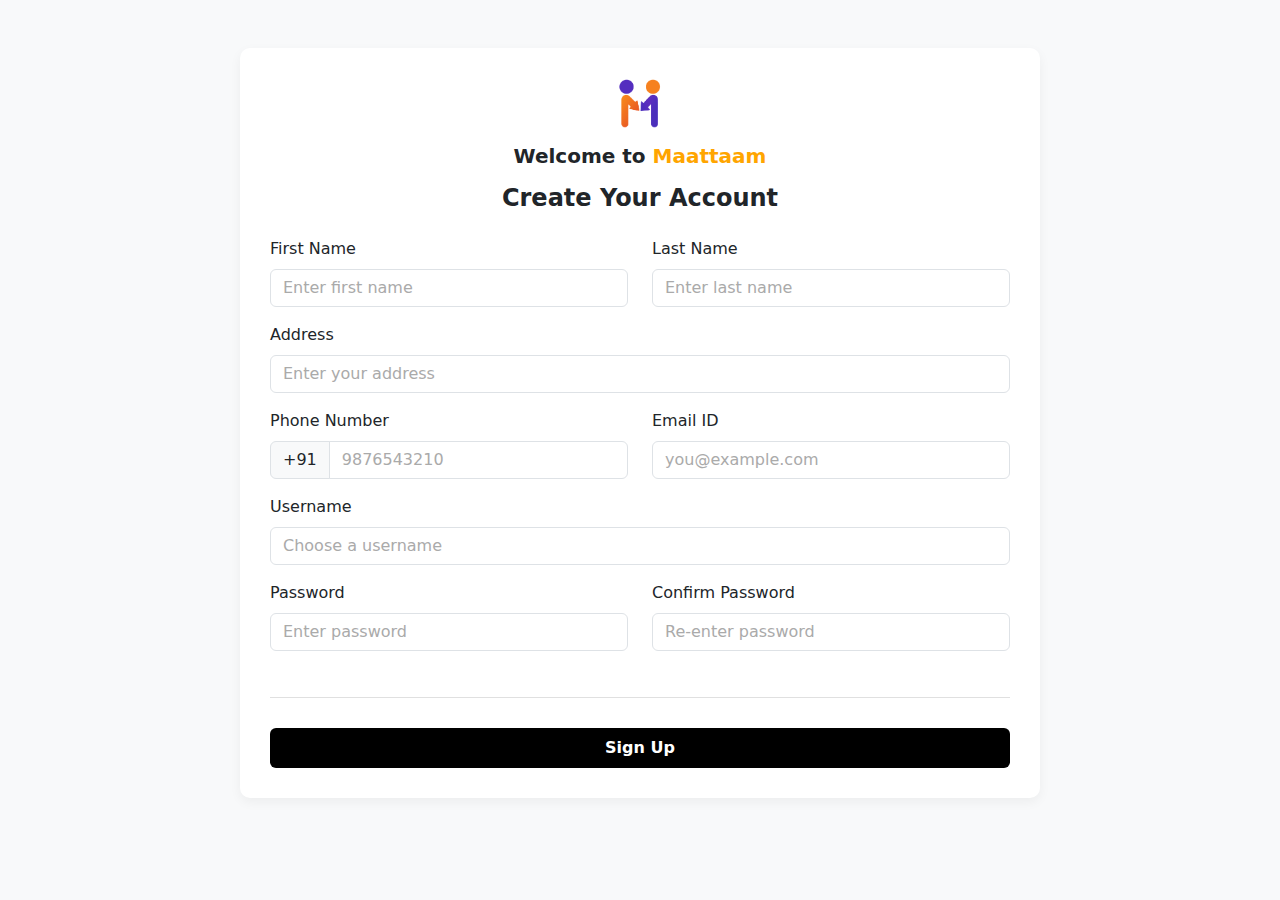
<file: signup.html>
<!DOCTYPE html>
<html lang="en">
<head>
  <meta charset="UTF-8">
  <title>Sign Up</title>
  <meta name="viewport" content="width=device-width, initial-scale=1">
  <link href="https://cdn.jsdelivr.net/npm/bootstrap@5.3.0/dist/css/bootstrap.min.css" rel="stylesheet">
  <link rel="stylesheet" href="signup.css">

</head>
<body>

<div class="container py-5">
  <div class="signup-form-box">
    <div class="text-center mb-4">
    <img src="images/Maataam1.png" alt="Martem Logo" style="height: 50px;">
    <h5 class="mt-3 mb-3 fw-semibold text-dark">Welcome to <span style="color: orange;">Maattaam</span></h5>
    <h4 class="fw-bold">Create Your Account</h4>
    </div>

    <form>


      <div class="row">
        <div class="col-md-6 mb-3">
          <label for="firstName" class="form-label">First Name</label>
          <input type="text" class="form-control" id="firstName" placeholder="Enter first name">
        </div>
        <div class="col-md-6 mb-3">
          <label for="lastName" class="form-label">Last Name</label>
          <input type="text" class="form-control" id="lastName" placeholder="Enter last name">
        </div>
      </div>

      <!-- Address -->
      <div class="mb-3">
        <label for="address" class="form-label">Address</label>
        <input type="text" class="form-control" id="address" placeholder="Enter your address">
      </div>

      <!-- Phone and Email -->
      <div class="row">
        <div class="col-md-6 mb-3">
          <label for="phone" class="form-label">Phone Number</label>
          <div class="input-group">
            <span class="input-group-text">+91</span>
            <input type="tel" class="form-control" id="phone" placeholder="9876543210">
          </div>
        </div>
        <div class="col-md-6 mb-3">
          <label for="email" class="form-label">Email ID</label>
          <input type="email" class="form-control" id="email" placeholder="you@example.com">
        </div>
      </div>

      <!-- Username -->
      <div class="mb-3">
        <label for="username" class="form-label">Username</label>
        <input type="text" class="form-control" id="username" placeholder="Choose a username">
      </div>

      <!-- Passwords -->
      <div class="row">
        <div class="col-md-6 mb-3">
          <label for="password" class="form-label">Password</label>
          <input type="password" class="form-control" id="password" placeholder="Enter password">
        </div>
        <div class="col-md-6 mb-3">
          <label for="confirmPassword" class="form-label">Confirm Password</label>
          <input type="password" class="form-control" id="confirmPassword" placeholder="Re-enter password">
        </div>
      </div>

      <div class="section-divider"></div>


      <div class="d-grid">
        <button type="submit" class="btn submit-btn fw-semibold py-2">Sign Up</button>
      </div>

    </form>
  </div>
</div>

</body>
</html>
</file>
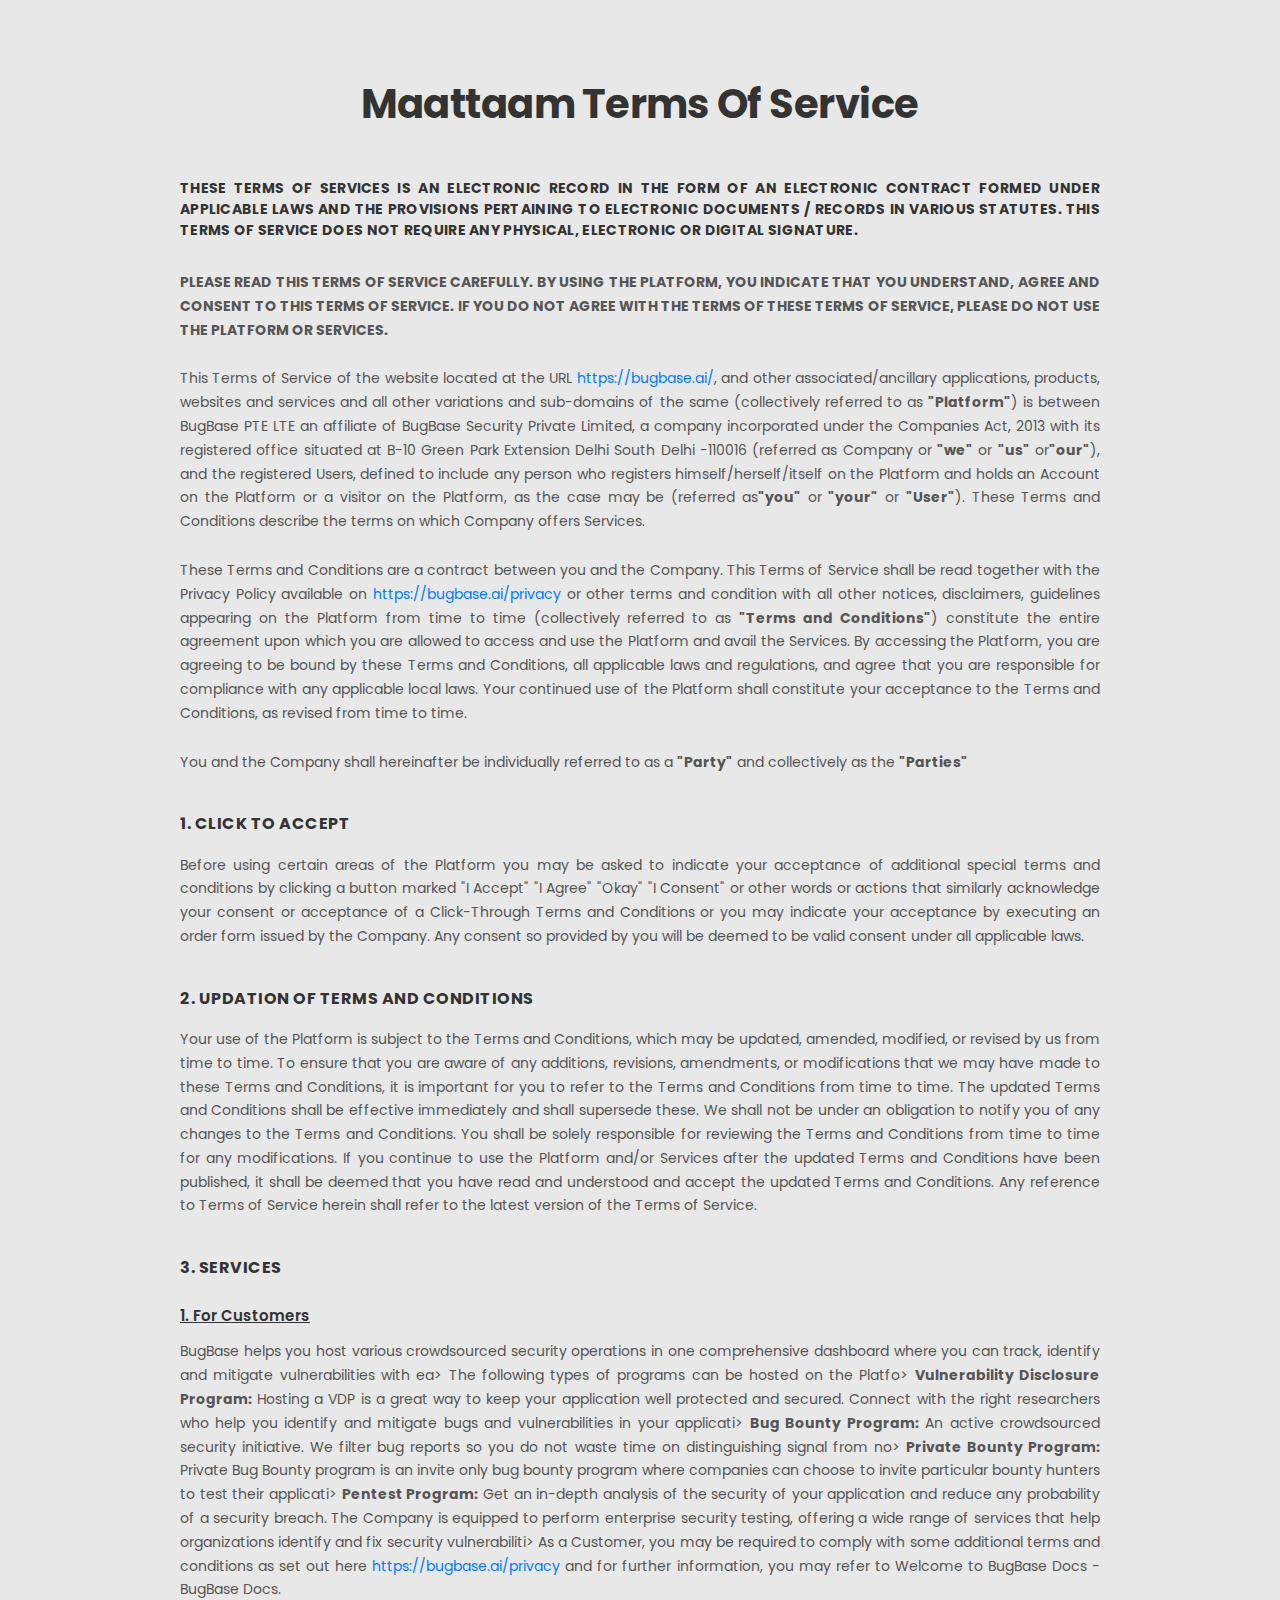
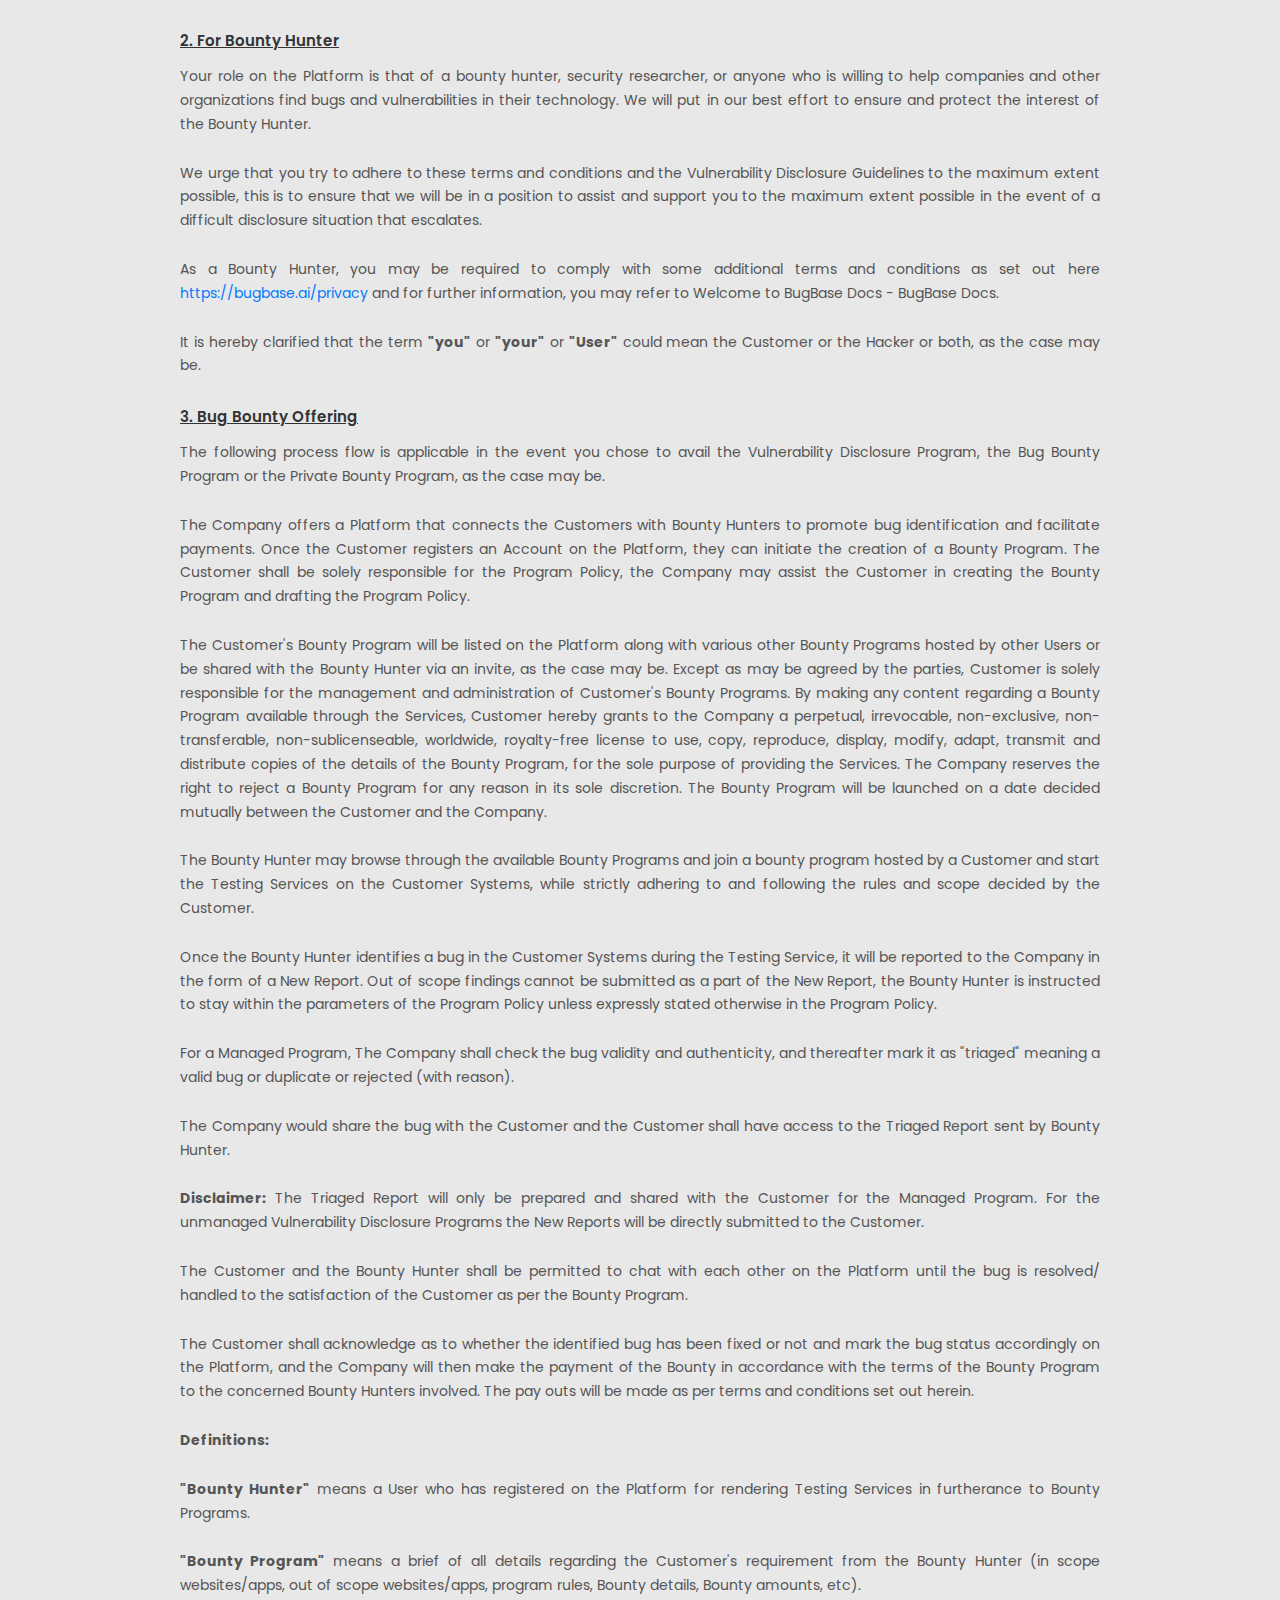
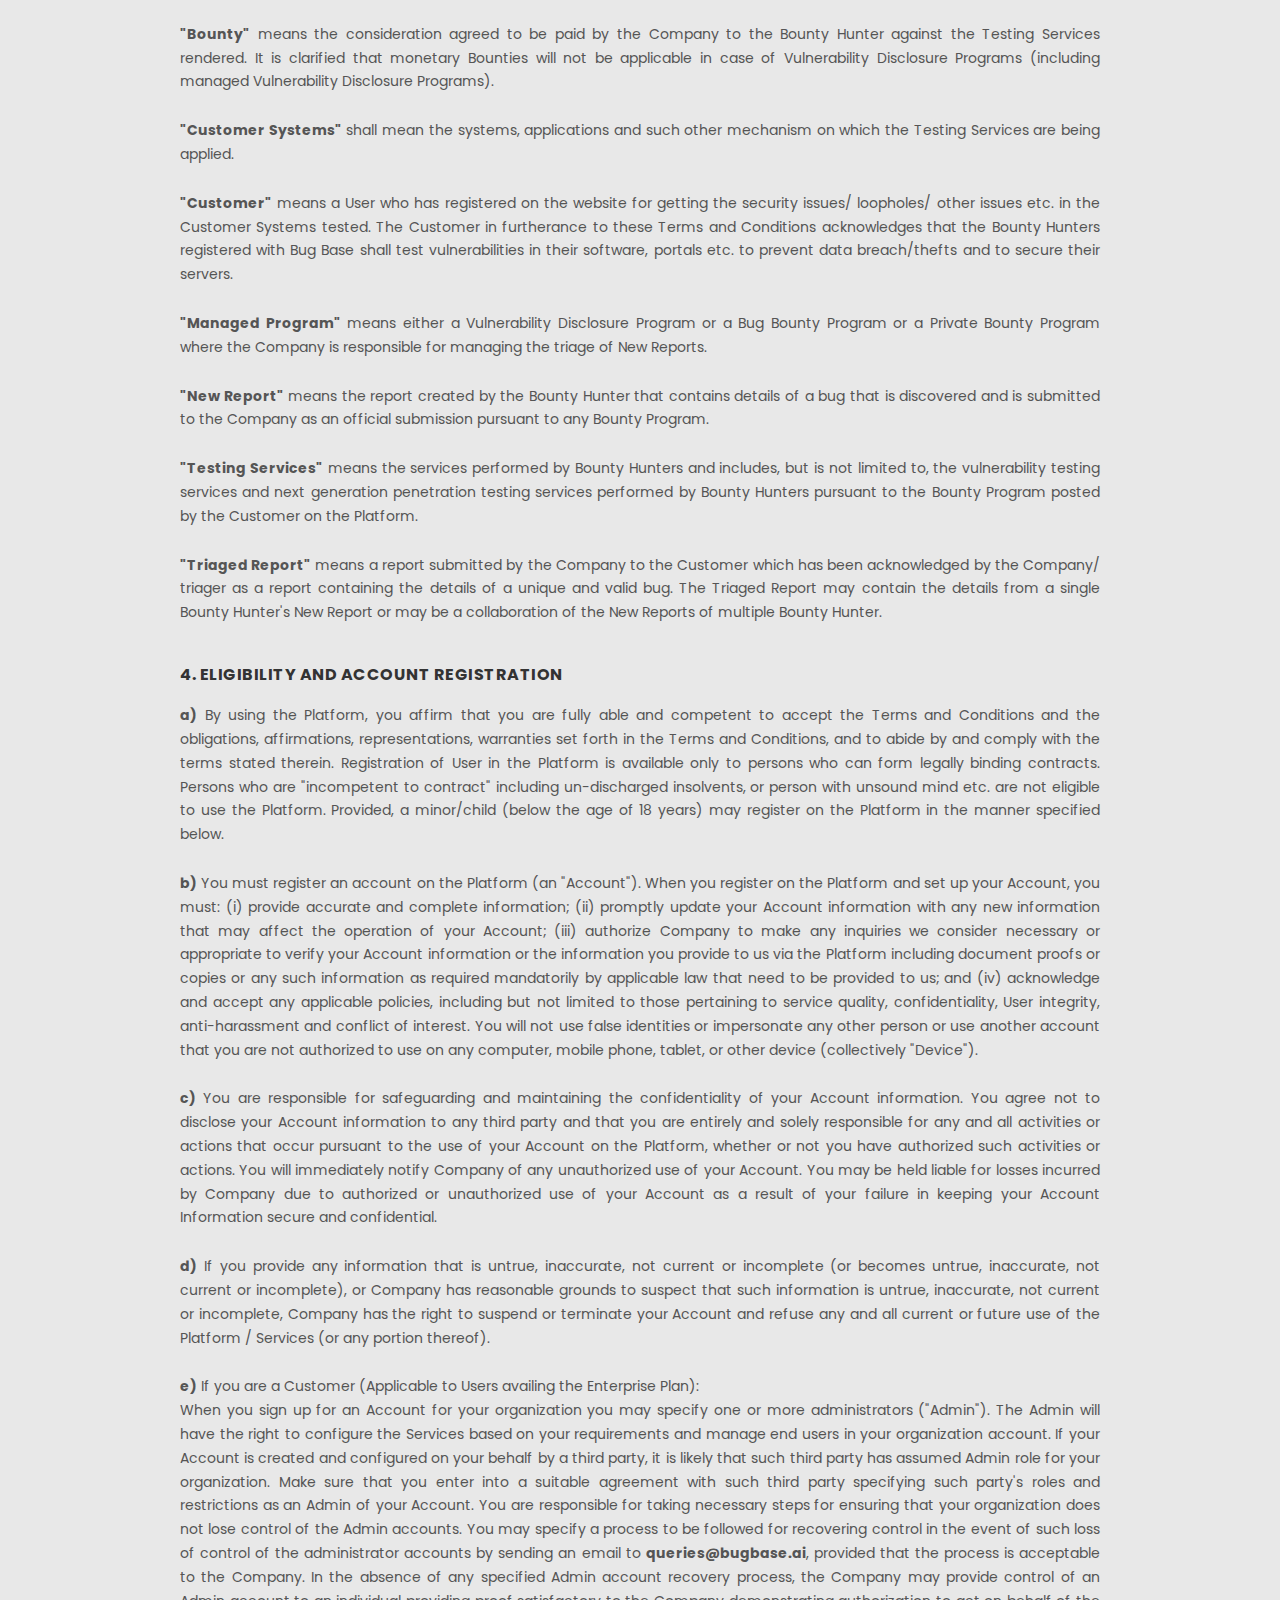
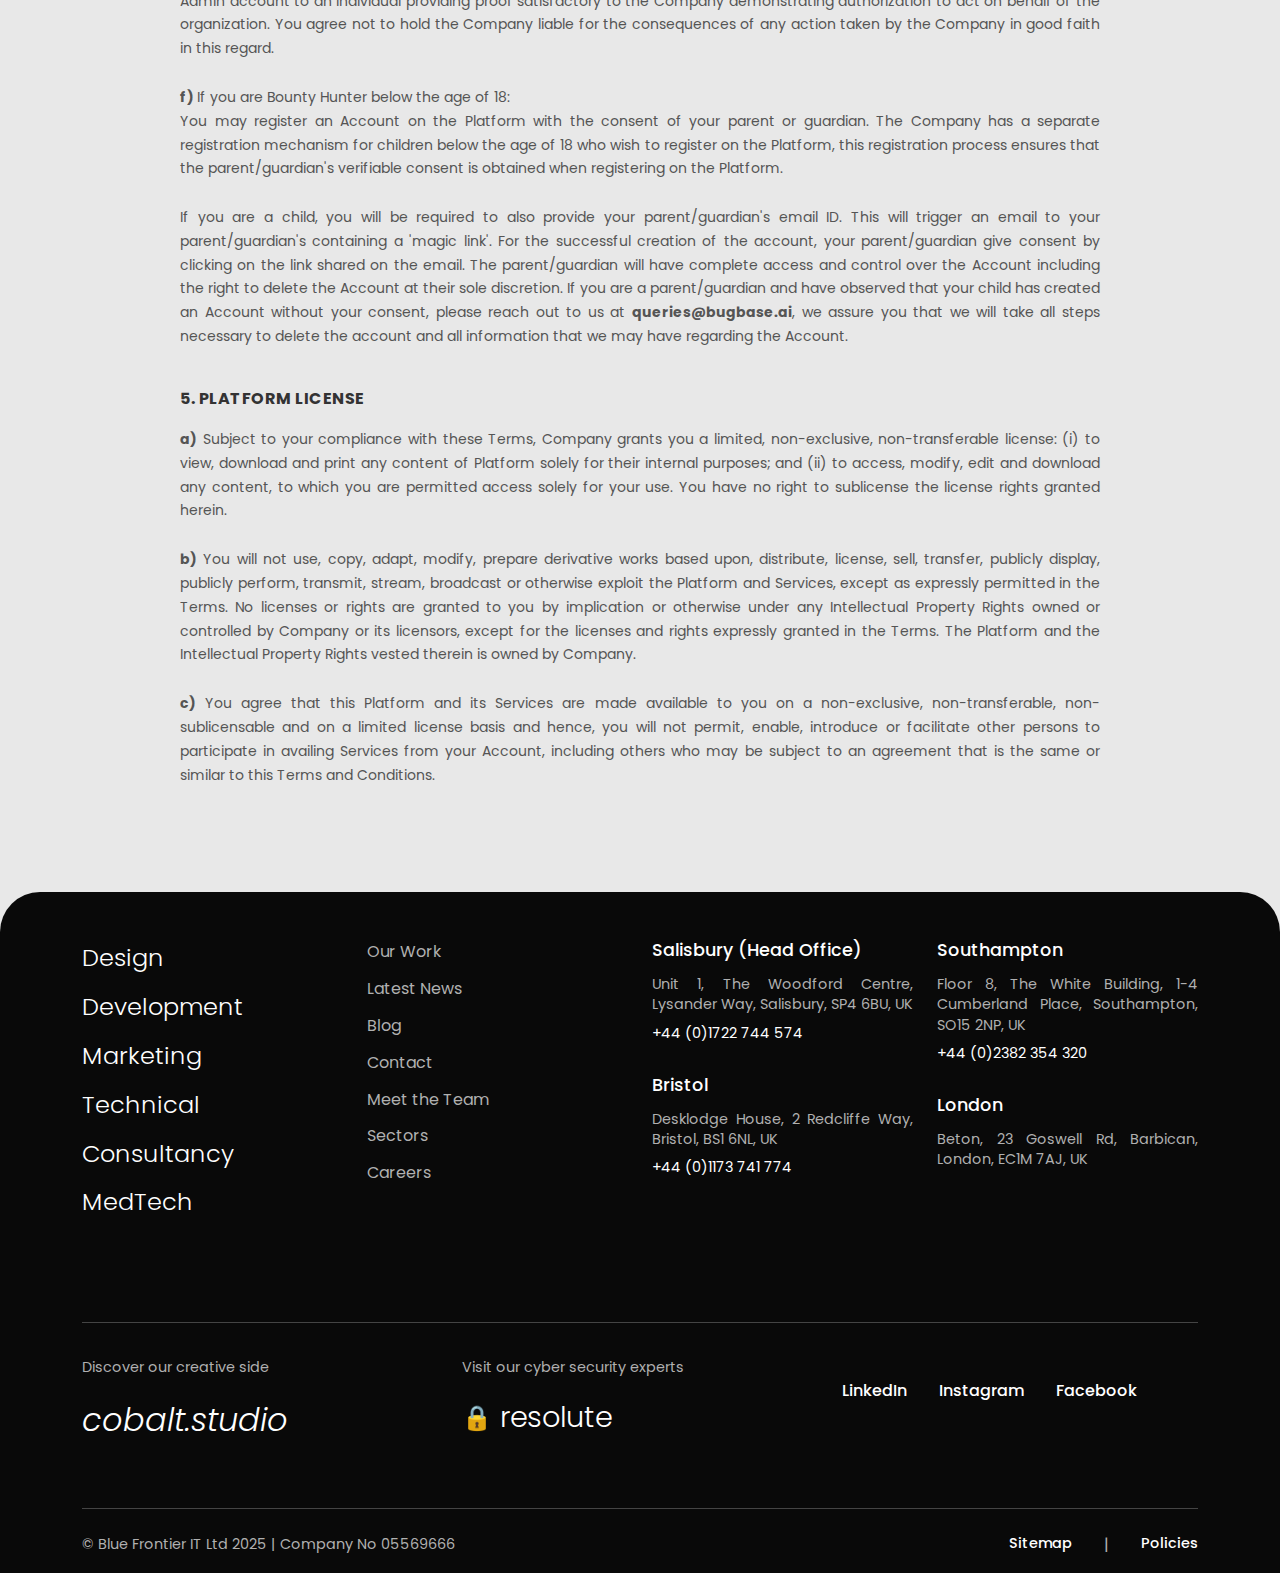
<file: termsandcondition.html>
<!DOCTYPE html>
<html lang="en">
<head>
    <meta charset="UTF-8">
    <meta name="viewport" content="width=device-width, initial-scale=1.0">
    <title>Terms and condition</title>
    <link href="https://cdnjs.cloudflare.com/ajax/libs/bootstrap/5.3.0/css/bootstrap.min.css" rel="stylesheet">
    <link href="https://cdnjs.cloudflare.com/ajax/libs/font-awesome/6.0.0/css/all.min.css" rel="stylesheet">
    <link rel="stylesheet" href="termsandcondition.css">
      <link href="https://fonts.googleapis.com/css2?family=Poppins:wght@400;500;600;700&display=swap" rel="stylesheet">


</head>
<body>

<div class="container-fluid">
        <div class="terms-container">
            <h1 class="main-heading">Maattaam Terms Of Service</h1>
            
            <p class="intro-text">
                <strong>THESE TERMS OF SERVICES IS AN ELECTRONIC RECORD IN THE FORM OF AN ELECTRONIC CONTRACT FORMED UNDER APPLICABLE LAWS AND THE PROVISIONS PERTAINING TO ELECTRONIC DOCUMENTS / RECORDS IN VARIOUS STATUTES. THIS TERMS OF SERVICE DOES NOT REQUIRE ANY PHYSICAL, ELECTRONIC OR DIGITAL SIGNATURE.</strong>
            </p>
            
            <p >
                <strong>PLEASE READ THIS TERMS OF SERVICE CAREFULLY. BY USING THE PLATFORM, YOU INDICATE THAT YOU UNDERSTAND, AGREE AND CONSENT TO THIS TERMS OF SERVICE. IF YOU DO NOT AGREE WITH THE TERMS OF THESE TERMS OF SERVICE, PLEASE DO NOT USE THE PLATFORM OR SERVICES.</strong>
            </p>
            
            <p >
                This Terms of Service of the website located at the URL <a href="https://bugbase.ai/" class="blue-link">https://bugbase.ai/</a>, and other associated/ancillary applications, products, websites and services and all other variations and sub-domains of the same (collectively referred to as <strong>"Platform"</strong>) is between BugBase PTE LTE an affiliate of BugBase Security Private Limited, a company incorporated under the Companies Act, 2013 with its registered office situated at B-10 Green Park Extension Delhi South Delhi -110016 (referred as Company or <strong>"we"</strong> or <strong>"us"</strong> or<strong>"our"</strong>), and the registered Users, defined to include any person who registers himself/herself/itself on the Platform and holds an Account on the Platform or a visitor on the Platform, as the case may be (referred as<strong>"you"</strong> or <strong>"your"</strong> or <strong>"User"</strong>). These Terms and Conditions describe the terms on which Company offers Services.
            </p>
            
            <p >
                These Terms and Conditions are a contract between you and the Company. This Terms of Service shall be read together with the Privacy Policy available on <a href="https://bugbase.ai/privacy" class="blue-link">https://bugbase.ai/privacy</a> or other terms and condition with all other notices, disclaimers, guidelines appearing on the Platform from time to time (collectively referred to as <strong>"Terms and Conditions"</strong>) constitute the entire agreement upon which you are allowed to access and use the Platform and avail the Services. By accessing the Platform, you are agreeing to be bound by these Terms and Conditions, all applicable laws and regulations, and agree that you are responsible for compliance with any applicable local laws. Your continued use of the Platform shall constitute your acceptance to the Terms and Conditions, as revised from time to time.
            </p>
            
            <p>
                You and the Company shall hereinafter be individually referred to as a <strong>"Party"</strong> and collectively as the <strong>"Parties"</strong>
            </p>
            
            <h2 class="section-heading">1. CLICK TO ACCEPT</h2>
            
            <p>
                Before using certain areas of the Platform you may be asked to indicate your acceptance of additional special terms and conditions by clicking a button marked "I Accept" "I Agree" "Okay" "I Consent" or other words or actions that similarly acknowledge your consent or acceptance of a Click-Through Terms and Conditions or you may indicate your acceptance by executing an order form issued by the Company. Any consent so provided by you will be deemed to be valid consent under all applicable laws.
            </p>
            
            <h2 class="section-heading">2. UPDATION OF TERMS AND CONDITIONS</h2>
            
            <p >
                Your use of the Platform is subject to the Terms and Conditions, which may be updated, amended, modified, or revised by us from time to time. To ensure that you are aware of any additions, revisions, amendments, or modifications that we may have made to these Terms and Conditions, it is important for you to refer to the Terms and Conditions from time to time. The updated Terms and Conditions shall be effective immediately and shall supersede these. We shall not be under an obligation to notify you of any changes to the Terms and Conditions. You shall be solely responsible for reviewing the Terms and Conditions from time to time for any modifications. If you continue to use the Platform and/or Services after the updated Terms and Conditions have been published, it shall be deemed that you have read and understood and accept the updated Terms and Conditions. Any reference to Terms of Service herein shall refer to the latest version of the Terms of Service.
            </p>
            
            <h2 class="section-heading">3. SERVICES</h2>
            
     
            <h3 class="sub-heading">1. For Customers</h3>
            <p>

                BugBase helps you host various crowdsourced security operations in one comprehensive dashboard where you can track, identify and mitigate vulnerabilities with ea>
                The following types of programs can be hosted on the Platfo>
                <strong>Vulnerability Disclosure Program:</strong> Hosting a VDP is a great way to keep your application well protected and secured. Connect with the right researchers who help you identify and mitigate bugs and vulnerabilities in your applicati>
                <strong>Bug Bounty Program:</strong> An active crowdsourced security initiative. We filter bug reports so you do not waste time on distinguishing signal from no>
                <strong>Private Bounty Program:</strong> Private Bug Bounty program is an invite only bug bounty program where companies can choose to invite particular bounty hunters to test their applicati>
                <strong>Pentest Program:</strong> Get an in-depth analysis of the security of your application and reduce any probability of a security breach. The Company is equipped to perform enterprise security testing, offering a wide range of services that help organizations identify and fix security vulnerabiliti>
                As a Customer, you may be required to comply with some additional terms and conditions as set out here <a href="https://bugbase.ai/privacy" class="blue-link">https://bugbase.ai/privacy</a> and for further information, you may refer to Welcome to BugBase Docs - BugBase Docs.
            </p>
            
            <h3 class="sub-heading"> 2. For Bounty Hunter </h3>
            <p> 
                Your role on the Platform is that of a bounty hunter, security researcher, or anyone who is willing to help companies and other organizations find bugs and vulnerabilities in their technology. We will put in our best effort to ensure and protect the interest of the Bounty Hunter.
            </p>
            
            <p>
                We urge that you try to adhere to these terms and conditions and the Vulnerability Disclosure Guidelines to the maximum extent possible, this is to ensure that we will be in a position to assist and support you to the maximum extent possible in the event of a difficult disclosure situation that escalates.
            </p>
            
            <p>
                As a Bounty Hunter, you may be required to comply with some additional terms and conditions as set out here <a href="https://bugbase.ai/privacy" class="blue-link">https://bugbase.ai/privacy</a> and for further information, you may refer to Welcome to BugBase Docs - BugBase Docs.
            </p>
            
            <p>
                It is hereby clarified that the term <strong>"you"</strong> or <strong>"your"</strong> or <strong>"User"</strong> could mean the Customer or the Hacker or both, as the case may be.
            </p>
            
            <h3 class="sub-heading">3. Bug Bounty Offering</h3>
            
            <p>
                The following process flow is applicable in the event you chose to avail the Vulnerability Disclosure Program, the Bug Bounty Program or the Private Bounty Program, as the case may be.
            </p>
            
            <p>
                The Company offers a Platform that connects the Customers with Bounty Hunters to promote bug identification and facilitate payments. Once the Customer registers an Account on the Platform, they can initiate the creation of a Bounty Program. The Customer shall be solely responsible for the Program Policy, the Company may assist the Customer in creating the Bounty Program and drafting the Program Policy.
            </p>
            
            <p>
                The Customer's Bounty Program will be listed on the Platform along with various other Bounty Programs hosted by other Users or be shared with the Bounty Hunter via an invite, as the case may be. Except as may be agreed by the parties, Customer is solely responsible for the management and administration of Customer's Bounty Programs. By making any content regarding a Bounty Program available through the Services, Customer hereby grants to the Company a perpetual, irrevocable, non-exclusive, non-transferable, non-sublicenseable, worldwide, royalty-free license to use, copy, reproduce, display, modify, adapt, transmit and distribute copies of the details of the Bounty Program, for the sole purpose of providing the Services. The Company reserves the right to reject a Bounty Program for any reason in its sole discretion. The Bounty Program will be launched on a date decided mutually between the Customer and the Company.
            </p>
            
            <p>
                The Bounty Hunter may browse through the available Bounty Programs and join a bounty program hosted by a Customer and start the Testing Services on the Customer Systems, while strictly adhering to and following the rules and scope decided by the Customer.
            </p>
            
            <p>
                Once the Bounty Hunter identifies a bug in the Customer Systems during the Testing Service, it will be reported to the Company in the form of a New Report. Out of scope findings cannot be submitted as a part of the New Report, the Bounty Hunter is instructed to stay within the parameters of the Program Policy unless expressly stated otherwise in the Program Policy.
            </p>
            
            <p>
                For a Managed Program, The Company shall check the bug validity and authenticity, and thereafter mark it as "triaged" meaning a valid bug or duplicate or rejected (with reason).
            </p>
            
            <p>
                The Company would share the bug with the Customer and the Customer shall have access to the Triaged Report sent by Bounty Hunter.
            </p>
            
            <p>
                <strong>Disclaimer:</strong> The Triaged Report will only be prepared and shared with the Customer for the Managed Program. For the unmanaged Vulnerability Disclosure Programs the New Reports will be directly submitted to the Customer.
            </p>
            
            <p>
                The Customer and the Bounty Hunter shall be permitted to chat with each other on the Platform until the bug is resolved/ handled to the satisfaction of the Customer as per the Bounty Program.
            </p>
            
            <p>
                The Customer shall acknowledge as to whether the identified bug has been fixed or not and mark the bug status accordingly on the Platform, and the Company will then make the payment of the Bounty in accordance with the terms of the Bounty Program to the concerned Bounty Hunters involved. The pay outs will be made as per terms and conditions set out herein.
            </p>
            
            <section class="definitions">
                <p><strong>Definitions:</strong></p>
                
                <p>
                    <strong>"Bounty Hunter"</strong> means a User who has registered on the Platform for rendering Testing Services in furtherance to Bounty Programs.
                </p>
                
                <p>
                    <strong>"Bounty Program"</strong> means a brief of all details regarding the Customer's requirement from the Bounty Hunter (in scope websites/apps, out of scope websites/apps, program rules, Bounty details, Bounty amounts, etc).
                </p>
                
                <p>
                    <strong>"Bounty"</strong> means the consideration agreed to be paid by the Company to the Bounty Hunter against the Testing Services rendered. It is clarified that monetary Bounties will not be applicable in case of Vulnerability Disclosure Programs (including managed Vulnerability Disclosure Programs).
                </p>
                
                <p>
                    <strong>"Customer Systems"</strong> shall mean the systems, applications and such other mechanism on which the Testing Services are being applied.
                </p>
                
                <p>
                    <strong>"Customer"</strong> means a User who has registered on the website for getting the security issues/ loopholes/ other issues etc. in the Customer Systems tested. The Customer in furtherance to these Terms and Conditions acknowledges that the Bounty Hunters registered with Bug Base shall test vulnerabilities in their software, portals etc. to prevent data breach/thefts and to secure their servers.
                </p>
                
                <p>
                    <strong>"Managed Program"</strong> means either a Vulnerability Disclosure Program or a Bug Bounty Program or a Private Bounty Program where the Company is responsible for managing the triage of New Reports.
                </p>
                
                <p>
                    <strong>"New Report"</strong> means the report created by the Bounty Hunter that contains details of a bug that is discovered and is submitted to the Company as an official submission pursuant to any Bounty Program.
                </p>
                
                <p>
                    <strong>"Testing Services"</strong> means the services performed by Bounty Hunters and includes, but is not limited to, the vulnerability testing services and next generation penetration testing services performed by Bounty Hunters pursuant to the Bounty Program posted by the Customer on the Platform.
                </p>
                
                <p>
                    <strong>"Triaged Report"</strong> means a report submitted by the Company to the Customer which has been acknowledged by the Company/ triager as a report containing the details of a unique and valid bug. The Triaged Report may contain the details from a single Bounty Hunter's New Report or may be a collaboration of the New Reports of multiple Bounty Hunter.
                </p>
            </section>
            
            <h2 class="section-heading">4. ELIGIBILITY AND ACCOUNT REGISTRATION</h2>
            
            <p>
                <strong>a)</strong> By using the Platform, you affirm that you are fully able and competent to accept the Terms and Conditions and the obligations, affirmations, representations, warranties set forth in the Terms and Conditions, and to abide by and comply with the terms stated therein. Registration of User in the Platform is available only to persons who can form legally binding contracts. Persons who are "incompetent to contract" including un-discharged insolvents, or person with unsound mind etc. are not eligible to use the Platform. Provided, a minor/child (below the age of 18 years) may register on the Platform in the manner specified below.
            </p>
            
            <p>
                <strong>b)</strong> You must register an account on the Platform (an "Account"). When you register on the Platform and set up your Account, you must: (i) provide accurate and complete information; (ii) promptly update your Account information with any new information that may affect the operation of your Account; (iii) authorize Company to make any inquiries we consider necessary or appropriate to verify your Account information or the information you provide to us via the Platform including document proofs or copies or any such information as required mandatorily by applicable law that need to be provided to us; and (iv) acknowledge and accept any applicable policies, including but not limited to those pertaining to service quality, confidentiality, User integrity, anti-harassment and conflict of interest. You will not use false identities or impersonate any other person or use another account that you are not authorized to use on any computer, mobile phone, tablet, or other device (collectively "Device").
            </p>
            
            <p>
                <strong>c)</strong> You are responsible for safeguarding and maintaining the confidentiality of your Account information. You agree not to disclose your Account information to any third party and that you are entirely and solely responsible for any and all activities or actions that occur pursuant to the use of your Account on the Platform, whether or not you have authorized such activities or actions. You will immediately notify Company of any unauthorized use of your Account. You may be held liable for losses incurred by Company due to authorized or unauthorized use of your Account as a result of your failure in keeping your Account Information secure and confidential.
            </p>
            
            <p>
                <strong>d)</strong> If you provide any information that is untrue, inaccurate, not current or incomplete (or becomes untrue, inaccurate, not current or incomplete), or Company has reasonable grounds to suspect that such information is untrue, inaccurate, not current or incomplete, Company has the right to suspend or terminate your Account and refuse any and all current or future use of the Platform / Services (or any portion thereof).
            </p>
            
            <p >
                <strong>e)</strong> If you are a Customer (Applicable to Users availing the Enterprise Plan): <br>
                When you sign up for an Account for your organization you may specify one or more administrators ("Admin"). The Admin will have the right to configure the Services based on your requirements and manage end users in your organization account. If your Account is created and configured on your behalf by a third party, it is likely that such third party has assumed Admin role for your organization. Make sure that you enter into a suitable agreement with such third party specifying such party's roles and restrictions as an Admin of your Account. You are responsible for taking necessary steps for ensuring that your organization does not lose control of the Admin accounts. You may specify a process to be followed for recovering control in the event of such loss of control of the administrator accounts by sending an email to <strong>queries@bugbase.ai</strong>, provided that the process is acceptable to the Company. In the absence of any specified Admin account recovery process, the Company may provide control of an Admin account to an individual providing proof satisfactory to the Company demonstrating authorization to act on behalf of the organization. You agree not to hold the Company liable for the consequences of any action taken by the Company in good faith in this regard.

            </p>
            
 
            
            <p>
                <strong>f) </strong> If you are Bounty Hunter below the age of 18: <br>
                You may register an Account on the Platform with the consent of your parent or guardian. The Company has a separate registration mechanism for children below the age of 18 who wish to register on the Platform, this registration process ensures that the parent/guardian's verifiable consent is obtained when registering on the Platform.

            </p>
            

            
            <p >
                If you are a child, you will be required to also provide your parent/guardian's email ID. This will trigger an email to your parent/guardian's containing a 'magic link'. For the successful creation of the account, your parent/guardian give consent by clicking on the link shared on the email. The parent/guardian will have complete access and control over the Account including the right to delete the Account at their sole discretion. If you are a parent/guardian and have observed that your child has created an Account without your consent, please reach out to us at <strong>queries@bugbase.ai</strong>, we assure you that we will take all steps necessary to delete the account and all information that we may have regarding the Account.
            </p>
            
            <h2 class="section-heading">5. PLATFORM LICENSE</h2>
            
            <p >
                <strong>a)</strong> Subject to your  compliance with these Terms, Company grants you a limited, non-exclusive, non-transferable license: (i) to view, download and print any content of Platform solely for their internal purposes; and (ii) to access, modify, edit and download any content, to which you are permitted access solely for your use. You have no right to sublicense the license rights granted herein.
            </p>
            
            <p >
                <strong>b)</strong> You will not use, copy, adapt, modify, prepare derivative works based upon, distribute, license, sell, transfer, publicly display, publicly perform, transmit, stream, broadcast or otherwise exploit the Platform and Services, except as expressly permitted in the Terms. No licenses or rights are granted to you by implication or otherwise under any Intellectual Property Rights owned or controlled by Company or its licensors, except for the licenses and rights expressly granted in the Terms. The Platform and the Intellectual Property Rights vested therein is owned by Company.
            </p>
            
            <p >
                <strong>c)</strong> You agree that this Platform and its Services are made available to you on a non-exclusive, non-transferable, non- sublicensable and on a limited license basis and hence, you will not permit, enable, introduce or facilitate other persons to participate in availing Services from your Account, including others who may be subject to an agreement that is the same or similar to this Terms and Conditions.
            </p>
        </div>
    </div>



    
 <footer class="footer-section mt-3">
        <div class="container">
            <div class="row footer-main-content">
          
                <div class="col-lg-3 col-md-6 col-12">
                    <div class="footer-column">
                        <ul class="services-list">
                            <li>Design</li>
                            <li>Development</li>
                            <li>Marketing</li>
                            <li>Technical</li>
                            <li>Consultancy</li>
                            <li>MedTech</li>
                        </ul>
                    </div>
                </div>
                
    
                <div class="col-lg-3 col-md-6 col-12">
                    <div class="footer-column">
                        <ul>
                            <li><a href="#">Our Work</a></li>
                            <li><a href="#">Latest News</a></li>
                            <li><a href="#">Blog</a></li>
                            <li><a href="#">Contact</a></li>
                            <li><a href="#">Meet the Team</a></li>
                            <li><a href="#">Sectors</a></li>
                            <li><a href="#">Careers</a></li>
                        </ul>
                    </div>
                </div>

                <div class="col-lg-3 col-md-6 col-12">
                    <div class="footer-column">
                        <div class="office-location">
                            <h5>Salisbury (Head Office)</h5>
                            <p>Unit 1, The Woodford Centre, Lysander Way, Salisbury, SP4 6BU, UK</p>
                            <p class="phone">+44 (0)1722 744 574</p>
                        </div>
                        
                        <div class="office-location">
                            <h5>Bristol</h5>
                            <p>Desklodge House, 2 Redcliffe Way, Bristol, BS1 6NL, UK</p>
                            <p class="phone">+44 (0)1173 741 774</p>
                        </div>
                    </div>
                </div>
                
   
                <div class="col-lg-3 col-md-6 col-12">
                    <div class="footer-column">
                        <div class="office-location">
                            <h5>Southampton</h5>
                            <p>Floor 8, The White Building, 1-4 Cumberland Place, Southampton, SO15 2NP, UK</p>
                            <p class="phone">+44 (0)2382 354 320</p>
                        </div>
                        
                        <div class="office-location">
                            <h5>London</h5>
                            <p>Beton, 23 Goswell Rd, Barbican, London, EC1M 7AJ, UK</p>
                        </div>
                    </div>
                </div>
            </div>
            

            <div class="footer-divider"></div>
          
            <div class="row">
                <div class="col-md-4">
                    <div class="brand-section">
                        <p>Discover our creative side</p>
                        <div class="brand-logo">cobalt.studio</div>
                    </div>
                </div>
                
                <div class="col-md-4">
                    <div class="brand-section">
                        <p>Visit our cyber security experts</p>
                        <div class="resolute-logo">
                            <span class="logo-icon">🔒</span>
                            <span class="logo-text">resolute</span>
                        </div>
                    </div>
                </div>
                
                <div class="col-md-4">
                    <div class="social-links">
                        <a href="#">LinkedIn</a>
                        <a href="#">Instagram</a>
                        <a href="#">Facebook</a>
                    </div>
                </div>
            </div>
   
            <div class="footer-bottom">
                <div class="copyright">
                    © Blue Frontier IT Ltd 2025 | Company No 05569666
                </div>
                <div class="footer-links">
                    <a href="#">Sitemap</a>
                    <span style="color: #b0b0b0;">|</span>
                    <a href="#">Policies</a>
                </div>
            </div>
        </div>
    </footer>

    <script src="https://cdnjs.cloudflare.com/ajax/libs/bootstrap/5.3.0/js/bootstrap.bundle.min.js"></script>
    <script>
        class MultiStepForm {
            constructor() {
                this.currentStep = 1;
                this.totalSteps = 4;
                this.form = document.getElementById('contactForm');
                
                this.init();
            }
            
            init() {
      
                this.form.addEventListener('click', (e) => {
                    if (e.target.classList.contains('btn-next')) {
                        e.preventDefault();
                        this.nextStep();
                    } else if (e.target.classList.contains('btn-prev')) {
                        e.preventDefault();
                        this.prevStep();
                    }
                });
                
                this.form.addEventListener('submit', (e) => this.handleSubmit(e));
            }
            
            nextStep() {
                if (this.validateCurrentStep()) {
                    if (this.currentStep < this.totalSteps) {
                        this.currentStep++;
                        this.updateUI();
                    }
                }
            }
            
            prevStep() {
                if (this.currentStep > 1) {
                    this.currentStep--;
                    this.updateUI();
                }
            }
            
            updateUI() {
       
                document.querySelectorAll('.form-step').forEach(step => {
                    step.classList.remove('active');
                });
                
     
                const currentStepElement = document.querySelector(`.form-step[data-step="${this.currentStep}"]`);
                if (currentStepElement) {
                    currentStepElement.classList.add('active');
                }
            }
            
            validateCurrentStep() {
                const currentStepElement = document.querySelector(`.form-step[data-step="${this.currentStep}"]`);
                const requiredFields = currentStepElement.querySelectorAll('[required]');
                let isValid = true;
                
                requiredFields.forEach(field => {
                    if (!field.value.trim()) {
                        field.classList.add('is-invalid');
                        isValid = false;
            
                        field.addEventListener('input', () => {
                            field.classList.remove('is-invalid');
                        }, { once: true });
                    } else {
                        field.classList.remove('is-invalid');
                    }
                });
                
                if (!isValid) {
                    const firstInvalidField = currentStepElement.querySelector('.is-invalid');
                    if (firstInvalidField) {
                        firstInvalidField.focus();
                    }
                }
                
                return isValid;
            }
            
            handleSubmit(e) {
                e.preventDefault();
                
                if (!this.validateCurrentStep()) {
                    return;
                }
                

                const formData = new FormData(this.form);
                const data = Object.fromEntries(formData);
                

                this.showSuccessMessage();

                console.log('Form submitted:', data);
            }
            
            showSuccessMessage() {
                const formPanel = document.querySelector('.form-panel');
                formPanel.innerHTML = `
                    <div class="success-message">
                        <i class="fas fa-check-circle"></i>
                        <h3>Thank you for your enquiry!</h3>
                        <p>We have received your project details and one of our team will be in touch with you as soon as possible.</p>
                        <button class="btn-submit" style="margin-top: 30px;" onclick="location.reload()">Submit Another Enquiry</button>
                    </div>
                `;
            }
        }
        

        document.addEventListener('DOMContentLoaded', () => {
            new MultiStepForm();
        });
    </script>
</body>
</html>
</file>
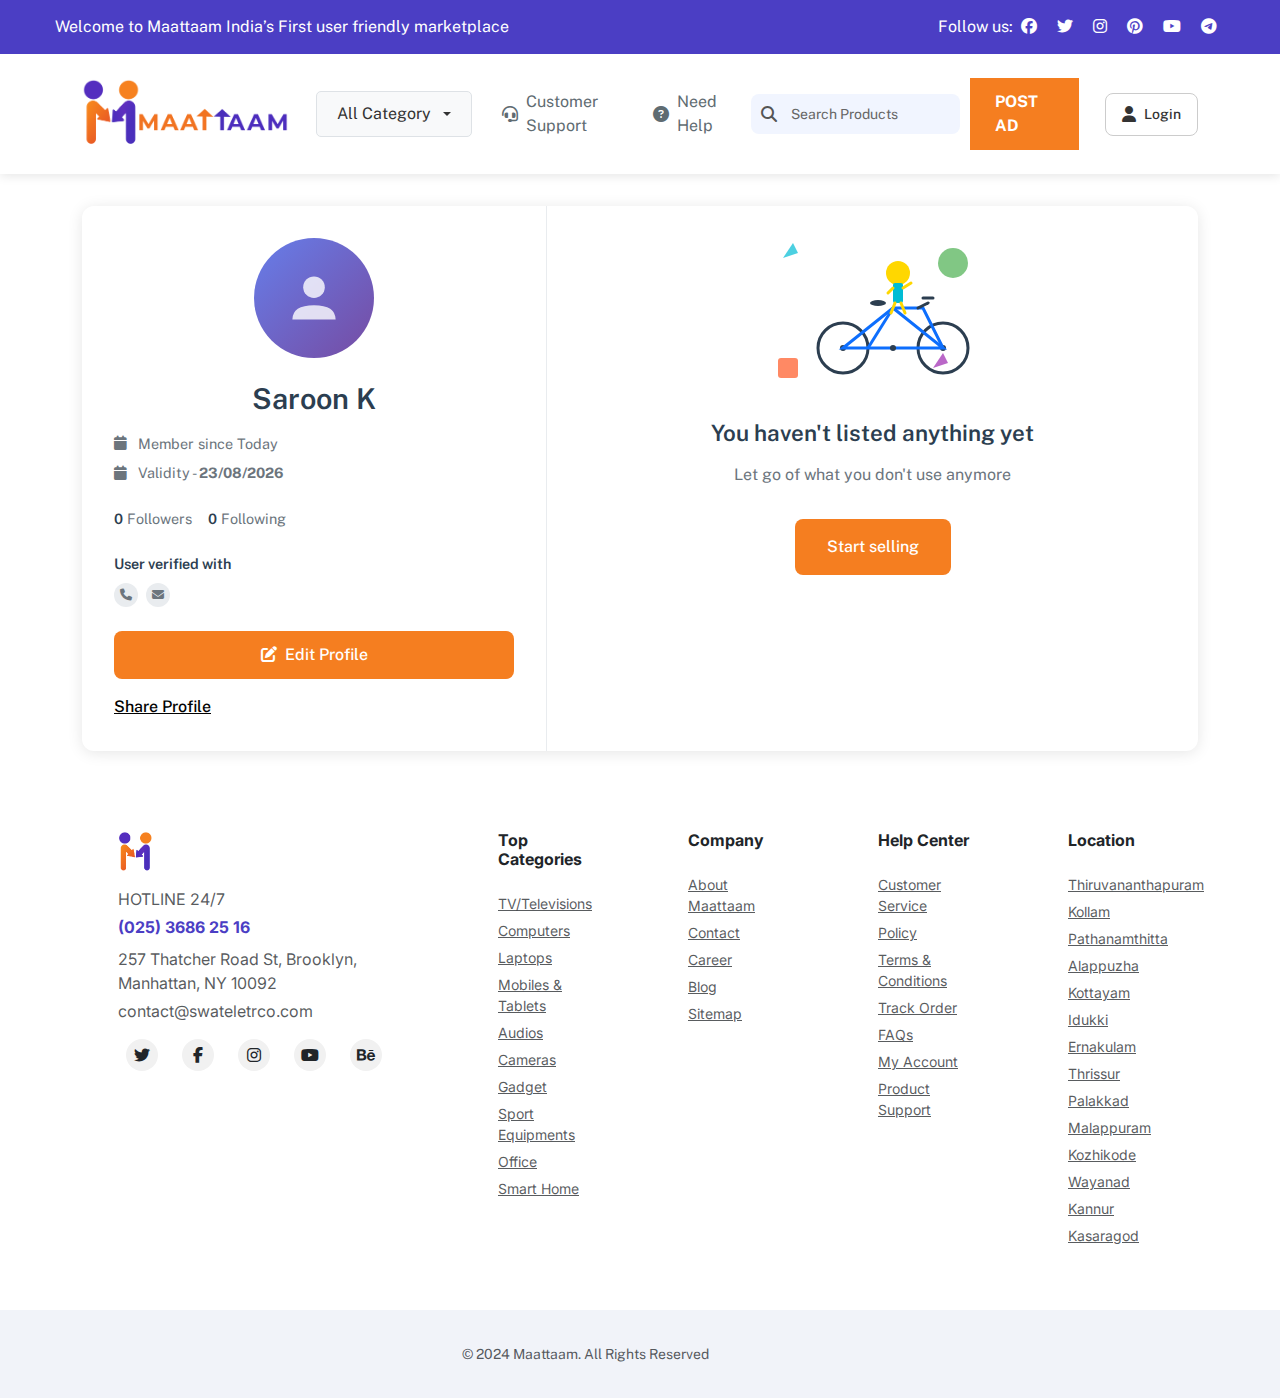
<file: userdashboard.html>
<!DOCTYPE html>
<html lang="en">
<head>
    <meta charset="UTF-8">
    <meta name="viewport" content="width=device-width, initial-scale=1.0">
    <title>Maattaam</title>
    <link href="https://cdnjs.cloudflare.com/ajax/libs/bootstrap/5.3.0/css/bootstrap.min.css" rel="stylesheet">
    <link href="https://cdnjs.cloudflare.com/ajax/libs/font-awesome/6.4.0/css/all.min.css" rel="stylesheet">
    <link rel="stylesheet" href="userdashboard.css">
    <link href="https://fonts.googleapis.com/css2?family=Public+Sans:wght@400;500;600;700&display=swap" rel="stylesheet">
    <link rel="stylesheet" href="https://cdnjs.cloudflare.com/ajax/libs/font-awesome/6.5.0/css/all.min.css">
    <link href="https://fonts.googleapis.com/css2?family=Inter:wght@400;500;600;700&display=swap" rel="stylesheet">






</head>
<body>
<!-- 
    <div class="black-friday-section" id="blackFridaySection">
        <div class="black-friday-content">
            <div class="offer-text">
                <span class="black-text">Black</span>
                <span class="white-text">Friday</span>
            </div>
<div class="discount-text">
    <span class="prefix">Up to</span>
    <span class="main-percentage">59%</span>
    <span class="suffix">OFF</span>
</div>

            <div class="action-section">
                <a href="#" class="shop-now-btn">
                    SHOP NOW <i class="fas fa-arrow-right"></i>
                </a>
                <button class="close-btn" onclick="closeBlackFriday()">
                    <i class="fas fa-times"></i>
                </button>
            </div>
        </div>
    </div> -->


    <div class="welcome-section" id="welcomeSection">
        <div class="welcome-content">
            <div class="welcome-text">
                Welcome to Maattaam India’s First user friendly marketplace
            </div>
            <div class="right-section">
                <div class="follow-us d-flex">
                    <span>Follow us:</span>
                    <div class="social-icons">
                        <a href="#"><i class="fab fa-facebook"></i></a>
                        <a href="#"><i class="fab fa-twitter"></i></a>
                        <a href="#"><i class="fab fa-instagram"></i></a>
                        <a href="#"><i class="fab fa-pinterest"></i></a>
                        <a href="#"><i class="fab fa-youtube"></i></a>
                        <a href="#"><i class="fab fa-telegram"></i></a>
                    </div>
                </div>
                
            </div>
        </div>
    </div>


    <nav class="navbar navbar-expand-lg main-navbar" id="mainNavbar">
        <div class="container">
            <!-- <a class="navbar-brand logo" href="#"> -->
                <img src="images/Maatam_Full_logo.png" class="navbar-brand logo img-fluid" alt="">
            <!-- </a> -->
            
            <div class="nav-center d-flex align-items-center">
   
                <div class="dropdown category-dropdown ">
                    <button class="btn category-btn dropdown-toggle" type="button" data-bs-toggle="dropdown" aria-expanded="false">
                        <!-- <i class="fas fa-bars"></i> -->
                        All Category
                    </button>
                    <ul class="dropdown-menu">
                        <li><a class="dropdown-item" href="#"><i class="fas fa-mobile-alt"></i> Electronics</a></li>
                        <li><a class="dropdown-item" href="#"><i class="fas fa-tshirt"></i> Fashion</a></li>
                        <li><a class="dropdown-item" href="#"><i class="fas fa-home"></i> Home & Garden</a></li>
                        <li><a class="dropdown-item" href="#"><i class="fas fa-car"></i> Automotive</a></li>
                        <li><a class="dropdown-item" href="#"><i class="fas fa-gamepad"></i> Sports & Games</a></li>
                        <li><a class="dropdown-item" href="#"><i class="fas fa-book"></i> Books</a></li>
                        <li><a class="dropdown-item" href="#"><i class="fas fa-heartbeat"></i> Health & Beauty</a></li>
                        <li><a class="dropdown-item" href="#"><i class="fas fa-baby"></i> Baby & Kids</a></li>
                    </ul>
                </div>
  
                <div class="nav-links d-none d-lg-flex">
                    <!-- <a href="#" class="nav-link me-3">
                        <i class="fas fa-map-marker-alt"></i>
                        Track Order
                    </a> -->
                    <!-- <a href="#" class="nav-link me-3">
                        <i class="fas fa-balance-scale"></i>
                        Compare
                    </a> -->
                    <a href="#" class="nav-link me-3">
                        <i class="fas fa-headset"></i>
                        Customer Support
                    </a>
                    <a href="#" class="nav-link me-3">
                        <i class="fas fa-question-circle"></i>
                        Need Help
                    </a>
                </div>
            </div>


<form class="search-form d-none d-lg-flex" action="/search" method="GET">
  <input type="text" name="q" class="search-input" placeholder="Search Products" required />
  <button type="submit" class="searchs-btn">
    <i class="fas fa-search"></i>
  </button>
</form>





            <button class="navbar-toggler d-lg-none" type="button" data-bs-toggle="collapse" data-bs-target="#mobileNavMenu" aria-controls="mobileNavMenu" aria-expanded="false" aria-label="Toggle navigation">
                <i class="fas fa-bars"></i>
            </button>
            
            <a href="#" class="post-ad-btn">POST AD</a>


            <div class="d-none d-lg-flex">
                          <a href="/login" class="login-btn d-flex align-items-center ms-3">
              <i class="fas fa-user me-2"></i>
              Login
            </a>
            </div>


<!-- 
<div class="dropdown user-dropdown hover-dropdown ms-3">

  <a href="/profile" class="user-toggle d-flex align-items-center" id="userDropdown">
    <img src="images/141fc03a7e440b94a957f6b9579306dd2108539b.png" alt="Profile" class="user-img" />
  </a>

  <button class="dropdown-toggle-btn" data-bs-toggle="dropdown" aria-expanded="false">
    <i class="fas fa-chevron-down"></i>
  </button>


  <ul class="dropdown-menu dropdown-menu-end" aria-labelledby="userDropdown">
    <li><a class="dropdown-item" href="/profile">View Profile</a></li>
    <li><a class="dropdown-item" href="/my-ads">My Ads</a></li>
    <li><a class="dropdown-item" href="/settings">Settings</a></li>
    <li><hr class="dropdown-divider"></li>
    <li><a class="dropdown-item" href="/logout">Logout</a></li>
  </ul>
</div> -->



        </div>

        <div class="collapse navbar-collapse" id="mobileNavMenu">
            <ul class="navbar-nav ms-auto">

              <form class="search-form d-block d-lg-none mx-4" action="/search" method="GET">
                <input type="text" name="q" class="search-input" placeholder="Search Products" required />
                <button type="submit" class="searchs-btn">
                  <i class="fas fa-search"></i>
                </button>
              </form>


                <li class="nav-item">
                    <a class="nav-link" href="#">
                        <i class="fas fa-map-marker-alt"></i>
                        Track Order
                    </a>
                </li>
                <!-- <li class="nav-item">
                    <a class="nav-link" href="#">
                        <i class="fas fa-balance-scale"></i>
                        Compare
                    </a>
                </li> -->
                <li class="nav-item">
                    <a class="nav-link" href="#">
                        <i class="fas fa-headset"></i>
                        Customer Support
                    </a>
                </li>
                <li class="nav-item">
                    <a class="nav-link" href="#">
                        <i class="fas fa-question-circle"></i>
                        Need Help
                    </a>
                </li>



              <hr>
              <div class=" d-flex d-lg-none mx-4 mt-3 text-center justify-content-center">
                  <a href="/login" class="login-btn   ">
                    <i class="fas fa-user me-2"></i>
                    Login
                  </a>
              </div>
            </ul>
        </div>
    </nav>












<div class="container">
        <div class="dashboard-container">
            <div class="row g-0">
          
                <div class="col-lg-5 col-md-6">
                    <div class="profile-section">
                        <div class="profile-image">
                            <!-- <div class="olx-badge">OLX</div> -->
                        </div>
                        
                        <h2 class="user-name">Saroon K</h2>
                        
                        <div class="user-details">
                            <div class="detail-item">
                                <i class="fas fa-calendar"></i>
                                <span>Member since Today</span>
                            </div>
                            <div class="detail-item">
                                <i class="fas fa-calendar"></i>
                                <span>Validity - <strong>23/08/2026</strong></span>
                            </div>
                        </div>
                        
                        <div class="followers-info">
                            <span><span class="count">0</span> Followers</span>
                            <span><span class="count">0</span> Following</span>
                        </div>
                        
                        <div class="verification-section">
                            <div class="verification-title">User verified with</div>
                            <div class="verification-icons">
                                <div class="verification-icon">
                                    <i class="fas fa-phone"></i>
                                </div>
                                <div class="verification-icon">
                                    <i class="fas fa-envelope"></i>
                                </div>
                            </div>
                        </div>
                        
                        <button class="edit-profile-btn">
                            <i class="fas fa-edit me-2"></i>Edit Profile
                        </button>
                        
                        <button class="share-profile-btn">
                            Share Profile
                        </button>
                    </div>
                </div>
                

                <div class="col-lg-7 col-md-6">
                    <div class="selling-section">
                        <div class="selling-illustration">
                            <svg viewBox="0 0 200 150" xmlns="http://www.w3.org/2000/svg">
     
                                <g transform="translate(50, 30)">
                  
                                    <circle cx="20" cy="80" r="25" fill="none" stroke="#2c3e50" stroke-width="3"/>
                                    <circle cx="20" cy="80" r="3" fill="#2c3e50"/>
                                    
                           
                                    <circle cx="120" cy="80" r="25" fill="none" stroke="#2c3e50" stroke-width="3"/>
                                    <circle cx="120" cy="80" r="3" fill="#2c3e50"/>
                      
                                    <path d="M20 80 L70 40 L120 80 L70 80 Z" fill="none" stroke="#0d6efd" stroke-width="3"/>
                                    <path d="M45 80 L70 40" stroke="#0d6efd" stroke-width="3"/>
                                    <path d="M70 40 L100 40 L120 80" fill="none" stroke="#0d6efd" stroke-width="3"/>
                                    
                       
                                    <ellipse cx="55" cy="35" rx="8" ry="3" fill="#2c3e50"/>
                                    
                            
                                    <path d="M95 40 L105 35" stroke="#2c3e50" stroke-width="3" stroke-linecap="round"/>
                                    <path d="M100 30 L110 30" stroke="#2c3e50" stroke-width="3" stroke-linecap="round"/>
                                    
                        
                                    <circle cx="70" cy="80" r="3" fill="#2c3e50"/>
                                    <path d="M67 80 L73 80" stroke="#2c3e50" stroke-width="2"/>
                                </g>
                                
               
                                <g transform="translate(110, 10)">
                        
                                    <circle cx="15" cy="25" r="12" fill="#ffd700"/>
                      
                                    <rect x="10" y="35" width="10" height="20" fill="#00bcd4" rx="2"/>
                        
                                    <path d="M10 40 L5 45" stroke="#ffd700" stroke-width="3" stroke-linecap="round"/>
                                    <path d="M20 40 L28 35" stroke="#ffd700" stroke-width="3" stroke-linecap="round"/>
         
                                    <path d="M12 55 L8 65" stroke="#ffd700" stroke-width="3" stroke-linecap="round"/>
                                    <path d="M18 55 L22 65" stroke="#ffd700" stroke-width="3" stroke-linecap="round"/>
                                </g>
                                
   
                                <polygon points="10,20 25,15 20,5" fill="#00bcd4" opacity="0.7"/>
                                <circle cx="180" cy="25" r="15" fill="#4caf50" opacity="0.7"/>
                                <rect x="5" y="120" width="20" height="20" fill="#ff5722" opacity="0.7" rx="3"/>
                                <polygon points="160,130 175,125 170,115" fill="#9c27b0" opacity="0.7"/>
                            </svg>
                        </div>
                        
                        <h3 class="empty-state-title">You haven't listed anything yet</h3>
                        <p class="empty-state-subtitle">Let go of what you don't use anymore</p>
                        
                        <button class="start-selling-btn">
                            Start selling
                        </button>
                    </div>
                </div>
            </div>
        </div>
    </div>


























    

<footer class="footer py-5">
  <div class="container">
    <div class="row gy-4">


      <div class="col-md-4 px-5">
        <div class="footer-logo mb-3">
          <img src="images/Maataam1.png" alt="Logo" style="max-height: 40px;">
        </div>
        <p class="text-muted mb-1">HOTLINE 24/7</p>
        <p class="fw-bold y mb-2" style="color: #4B3EC4;">(025) 3686 25 16</p>
        <p class="text-muted mb-1">257 Thatcher Road St, Brooklyn, Manhattan, NY 10092</p>
        <p class="text-muted">contact@swateletrco.com</p>

        <div class="social-icons d-flex gap-2 mt-3">
          <a href="#" class="text-dark"><i class="fab fa-twitter"></i></a>
          <a href="#" class="text-dark"><i class="fab fa-facebook-f"></i></a>
          <a href="#" class="text-dark"><i class="fab fa-instagram"></i></a>
          <a href="#" class="text-dark"><i class="fab fa-youtube"></i></a>
          <a href="#" class="text-dark"><i class="fab fa-behance"></i></a>
        </div>
      </div>


      <div class="col-6 col-md-2 px-5">
  <h6 class="fw-bold mb-4">Top Categories</h6>
  <ul class="list-unstyled">
    <li><a href="#" class="text-muted">TV/Televisions</a></li>
    <li><a href="#" class="text-muted">Computers</a></li>
    <li><a href="#" class="text-muted">Laptops</a></li>
    <li><a href="#" class="text-muted">Mobiles & Tablets</a></li>
    <li><a href="#" class="text-muted">Audios</a></li>
    <li><a href="#" class="text-muted">Cameras</a></li>
    <li><a href="#" class="text-muted">Gadget</a></li>
    <li><a href="#" class="text-muted">Sport Equipments</a></li>
    <li><a href="#" class="text-muted">Office</a></li>
    <li><a href="#" class="text-muted">Smart Home</a></li>
  </ul>
</div>


      <div class="col-6 col-md-2 px-5">
        <h6 class="fw-bold mb-4">Company</h6>
        <ul class="list-unstyled text-muted">
          <li><a href="" class="text-muted">About Maattaam</a></li>
          <li><a href="" class="text-muted">Contact</a></li>
          <li><a href="" class="text-muted">Career</a></li>
          <li><a href="" class="text-muted">Blog</a></li>
          <li><a href="" class="text-muted">Sitemap</a></li>
          
          
          

        </ul>
      </div>


      <div class="col-6 col-md-2 px-5">
        <h6 class="fw-bold mb-4">Help Center</h6>
        <ul class="list-unstyled text-muted">
          <li><a href="" class="text-muted">Customer Service</a></li>
          <li><a href="" class="text-muted">Policy</a></li>
          <li><a href="" class="text-muted">Terms & Conditions</a></li>
          <li><a href="" class="text-muted">Track Order</a></li>
          <li><a href="" class="text-muted">FAQs</a></li>
          <li><a href="" class="text-muted">My Account</a></li>
          <li><a href="" class="text-muted">Product Support</a></li>
        </ul>
      </div>

           <div class="col-6 col-md-2 px-5">
  <h6 class="fw-bold mb-4">Location</h6>
  <ul class="list-unstyled text-muted">
    <li><a href="#" class="text-muted">Thiruvananthapuram</a></li>
    <li><a href="#" class="text-muted">Kollam</a></li>
    <li><a href="#" class="text-muted">Pathanamthitta</a></li>
    <li><a href="#" class="text-muted">Alappuzha</a></li>
    <li><a href="#" class="text-muted">Kottayam</a></li>
    <li><a href="#" class="text-muted">Idukki</a></li>
    <li><a href="#" class="text-muted">Ernakulam</a></li>
    <li><a href="#" class="text-muted">Thrissur</a></li>
    <li><a href="#" class="text-muted">Palakkad</a></li>
    <li><a href="#" class="text-muted">Malappuram</a></li>
    <li><a href="#" class="text-muted">Kozhikode</a></li>
    <li><a href="#" class="text-muted">Wayanad</a></li>
    <li><a href="#" class="text-muted">Kannur</a></li>
    <li><a href="#" class="text-muted">Kasaragod</a></li>
  </ul>
</div>


      

    </div>
  </div>
</footer>





<section class="footer-bottom-section py-3">
  <div class="container">
    <div class="row align-items-center justify-content-center text-center text-md-start py-md-3">

      <div class="col-md-4 mb-2 mb-md-0">
        <small class="text-muted">© 2024 Maattaam. All Rights Reserved</small>
      </div>


      <!-- <div class="col-md-4 d-flex justify-content-center flex-wrap gap-3">
        <img src="images/4f88470ef7ca7089c358161cd638255e61147b79.png" alt="Payment 1" class="payment-icon" />
        <img src="images/6bd6f9a9a1d8c62348529d351a6bbed14866b496.png" alt="Payment 2" class="payment-icon" />
        <img src="images/5b9d40ecdd1b5c0980dfc3ae57c167489f831783.png" alt="Payment 3" class="payment-icon" />
        <img src="images/3b5e4d8866baeaa152d51cf08f5031769fbf6263.png" alt="Payment 4" class="payment-icon" />
        <img src="images/647ccd9eac28cd11f9fb6cd49c52dea670811cb9.png" alt="Payment 5" class="payment-icon" />
      </div> -->
    </div>
  </div>
</section>






    <script src="https://cdnjs.cloudflare.com/ajax/libs/bootstrap/5.3.0/js/bootstrap.bundle.min.js"></script>

<link rel="stylesheet" href="https://cdnjs.cloudflare.com/ajax/libs/OwlCarousel2/2.3.4/assets/owl.carousel.min.css" />
<link rel="stylesheet" href="https://cdnjs.cloudflare.com/ajax/libs/OwlCarousel2/2.3.4/assets/owl.theme.default.min.css" />


<script src="https://code.jquery.com/jquery-3.6.0.min.js"></script>


<script src="https://cdnjs.cloudflare.com/ajax/libs/OwlCarousel2/2.3.4/owl.carousel.min.js"></script>
    <script>
 
        // function closeBlackFriday() {
        //     document.getElementById('blackFridaySection').style.display = 'none';
        // }


window.addEventListener('scroll', function() {
    const mainNavbar = document.getElementById('mainNavbar');
    const welcomeSection = document.getElementById('welcomeSection');
    
    // Only use welcomeSection height now
    const offsetTop = welcomeSection.offsetHeight;

    if (window.pageYOffset >= offsetTop) {
        mainNavbar.classList.add('fixed');
        document.body.style.paddingTop = mainNavbar.offsetHeight + 'px';
    } else {
        mainNavbar.classList.remove('fixed');
        document.body.style.paddingTop = '0';
    }
});





    </script>
</body>
</html>
</file>
<file: index.css>
* {
    margin: 0;
    padding: 0;
    box-sizing: border-box;
}

html, body {
    width: 100%;
    overflow-x: hidden;
    font-family: 'Public Sans', sans-serif;
    background-color: #fff;
}
        /* Black Friday Section */
        .black-friday-section {
            background: #090340;
            color: white;
            padding: 20px 0;
            position: relative;
            z-index: 1000;
        }

        .black-friday-content {
            display: flex;
            justify-content: space-between;
            align-items: center;
            max-width: 1200px;
            margin: 0 auto;
            padding: 0 15px;
        }

        .black-text {
            background: #F3DE6D;
            color: #090340;
            padding: 4px 8px;
            /* border-radius: 4px; */
            font-weight: 600;
            margin-right: 5px;
            font-family: 'Public Sans', sans-serif;

             display: inline-block; /* Required for transform to work properly */
    transform: rotate3d(1, 0, 0, -10deg) rotateY(10deg); /* X-axis tilt + slight Z rotation */
    transform-origin: bottom left; /* Rotate from the bottom-left corner */
        }


        .white-text{
            font-family: 'Public Sans', sans-serif;
            font-weight: 600;
            font-size: 1.3rem;


        }

.discount-text {
    display: flex;
    justify-content: center;
    align-items: center;
    gap: 8px;
    font-family: 'Public Sans', sans-serif;
    font-weight: 500;
    white-space: nowrap;
}

.discount-text .prefix,
.discount-text .suffix {
    font-size: 14px;
}

.discount-text .main-percentage {
    font-size: 40px;
    color: #EBC80C;
    font-weight: 600;
    line-height: 1;
}




        .action-section {
            display: flex;
            align-items: center;
            gap: 10px;
            white-space: nowrap;
        }

        .shop-now-btn {
            background: #F57E20;
            color: white;
            padding: 8px 20px;
            border: none;
    font-family: 'Public Sans', sans-serif;
    font-size: 14px;
    font-weight: 700;

     
            text-decoration: none;
            font-weight: bold;
            transition: background 0.3s;
        }

        .shop-now-btn:hover {
            background: #ff5722;
            color: white;
        }

        .close-btn {
            background: none;
            border: none;
            color: white;
            font-size: 18px;
            cursor: pointer;
            padding: 5px;
        }


        .welcome-section {
            background: #4B3EC4;
            color: white;
            padding: 15px 0;
            position: relative;
            z-index: 999;
        }

        .welcome-content {
            display: flex;
            justify-content: space-between;
            align-items: center;
            max-width: 1200px;
            margin: 0 auto;
            padding: 0 15px;
            flex-wrap: nowrap;
        }

        .welcome-text {
            flex: 1;
            white-space: nowrap;
            overflow: hidden;
            text-overflow: ellipsis;
            color: #FFFFFF;
            font-weight: 400;
    font-family: 'Public Sans', sans-serif;

        }

        .welcome-right {
            display: flex;
            align-items: center;
            gap: 20px;
            white-space: nowrap;
            font-family: 400;
    font-family: 'Public Sans', sans-serif;

        }

        .follow-section {
            display: flex;
            align-items: center;
            gap: 10px;
        }

        .social-icons a {
            color: white;
            margin: 0 8px;
            font-size: 16px;
            transition: color 0.3s;
        }

        .social-icons a:hover {
            color: #f1c40f;
        }







        .category-dropdown {
            position: relative;
        }

        .category-dropdown .dropdown-menu {
            min-width: 200px;
        }

        .category-dropdown .dropdown-item {
            padding: 8px 16px;
            font-size: 14px;
        }

        .category-dropdown .dropdown-item:hover {
            background-color: #f8f9fa;
        }

        /* Main Navbar */
        .main-navbar {
            background: white;
            box-shadow: 0 2px 10px rgba(0,0,0,0.1);
            position: relative;
            z-index: 998;
            transition: none;
            padding: 20px 0;
        }

        .main-navbar.fixed {
            position: fixed;
            top: 0;
            width: 100%;
            z-index: 1001;
        }

        .navbar-placeholder {
            height: 0;
            transition: none;
        }

        .navbar-content {
            display: flex;
            justify-content: space-between;
            align-items: center;
            max-width: 1200px;
            margin: 0 auto;
            padding: 15px;
        }




.search-form {
  position: relative;
  width: 250px; 
  height: 40px;
  border-radius: 8px;
  background-color: #f1f5ff;
  transition: all 0.3s ease;
}

.search-input {
  width: 100%;
  height: 100%;
  border: none;
  border-radius: 8px;
  padding: 0 40px 0 40px; 
  font-size: 14px;
  background: transparent;
  color: #333;
  outline: none;
}

.search-input::placeholder {
  color: #666;
}

.searchs-btn {
  position: absolute;
  left: 10px; 
  top: 50%;
  transform: translateY(-50%);
  background: transparent;
  border: none;
  cursor: pointer;
  color: #555;
  font-size: 16px;
  display: flex;
  align-items: center;
  justify-content: center;
}

.search-btn:hover {
  color: #000;
}

/* Responsive: full width on smaller screens */
@media (max-width: 768px) {
  .search-form {
    width: 90%;
    /* margin: 10px 0; */
  }
}








.login-btn {
  padding: 10px 16px;
  background-color: transparent;
  border: 1px solid #ccc;
  border-radius: 8px;
  color: #333;
  text-decoration: none;
  font-weight: 500;
  font-size: 14px;
  transition: all 0.3s ease;
}

.login-btn i {
  font-size: 16px;
}

.login-btn:hover {
  background-color: #f1f1f1;
  color: #000;
  border-color: #999;
}


@media (max-width: 768px) {
  .login-btn {
    padding: 8px 14px;
    font-size: 13px;

  }
}






.user-dropdown {
  display: flex;
  align-items: center;
  position: relative;
}

.user-img {
  width: 50px;
  height: 50px;
  object-fit: cover;
  border-radius: 50%;
  cursor: pointer;
  border: 2px solid #ccc;
  transition: transform 0.3s ease;
}

.user-img:hover {
  transform: scale(1.05);
}

/* Dropdown toggle icon button */
.dropdown-toggle-btn {
  background: transparent;
  border: none;
  margin-left: 6px;
  font-size: 14px;
  cursor: pointer;
  color: #333;
  padding: 0;
  line-height: 1;
  display: flex;
  align-items: center;
}

.dropdown-toggle-btn:hover {
  color: #000;
}

/* Bootstrap dropdown styling override */
.dropdown-menu {
  font-size: 14px;
  min-width: 160px;
  box-shadow: 0 4px 8px rgba(0,0,0,0.1);
}

.dropdown-item {
  padding: 10px 16px;
  transition: background-color 0.2s ease;
}

.dropdown-item:hover {
  background-color: #f8f9fa;
}










@media (max-width: 768px) {


    .post-ad-btn {
        padding: 6px 10px;
        font-size: 12px;
    }

    .category-btn {
        padding: 6px 10px;
        font-size: 12px;
    }

    .nav-link {
        font-size: 12px;
        gap: 4px;
    }

    .navbar-brand.logo {
        max-width: 120px;
    }
}

/* Ensure .container doesn't wrap on small screens */
.main-navbar .container {
    display: flex;
    align-items: center;
    justify-content: space-between;
    flex-wrap: nowrap;
    gap: 10px;
}



        .nav-center {
            display: flex;
            align-items: center;
            gap: 30px;
        }

        .category-dropdown {
            position: relative;
        }

        .category-btn {
            background: #f8f9fa;
            border: 1px solid #dee2e6;
            padding: 10px 20px;
            border-radius: 5px;
            color: #333;
            text-decoration: none;
            display: flex;
            align-items: center;
            gap: 8px;
            transition: all 0.3s;
        }

        .category-btn:hover {
            background: #e9ecef;
            color: #333;
        }

        .nav-links {
            display: flex;
            align-items: center;
            gap: 25px;
        }

        .nav-link {
            color: #666;
            text-decoration: none;
            display: flex;
            align-items: center;
            gap: 8px;
            transition: color 0.3s;
            color: #5F6C72;

        }

        .nav-link:hover {
            color: #6366f1;
        }

        .post-ad-btn {
            background: #F57E20;
            color: white;
            padding: 12px 25px;
            border: none;
  
            text-decoration: none;
            font-weight: bold;
            transition: background 0.3s;
        }

        .post-ad-btn:hover {
            background: #ff5722;
            color: white;
        }

        /* Content */
        .content {
            padding: 50px 15px;
            max-width: 1200px;
            margin: 0 auto;
        }

        .content-section {
            margin-bottom: 50px;
            padding: 30px;
            background: #f8f9fa;
            border-radius: 10px;
        }

        .mobile-menu-toggle {
            display: none;
            background: none;
            border: 1px solid #dee2e6;
            padding: 8px 12px;
            border-radius: 5px;
            color: #333;
            cursor: pointer;
        }

        .mobile-menu {
            display: none;
            position: absolute;
            top: 100%;
            left: 0;
            right: 0;
            background: white;
            box-shadow: 0 2px 10px rgba(0,0,0,0.1);
            border-top: 1px solid #dee2e6;
            z-index: 1000;
        }

        .mobile-menu.active {
            display: block;
        }

        .mobile-menu .nav-link {
            display: block;
            padding: 12px 20px;
            border-bottom: 1px solid #f8f9fa;
            color: #666;
            text-decoration: none;
        }

        .mobile-menu .nav-link:hover {
            background: #f8f9fa;
            color: #6366f1;
        }



        .navbar-toggler {
    border: none !important;
    outline: none !important;
    box-shadow: none !important;
}



        @media (max-width: 768px) {
            .black-friday-content {
                /* flex-direction: column; */
                gap: 8px;
                text-align: center;
                padding: 0 10px;
            }

            .welcome-content {
                /* flex-direction: column; */
                gap: 2px;
                padding: 0 10px;
            }

            .navbar-content {
                flex-direction: row;
                justify-content: space-between;
                align-items: center;
                padding: 10px 15px;
            }

            .nav-center {
                display: flex;
                flex-direction: row;
                gap: 10px;
                align-items: center;
            }

            .nav-links {
                display: none;
            }

            .mobile-menu-toggle {
                display: block;
            }

   

            .discount-text {
                font-size: 14px;
            }

            .category-btn {
                padding: 6px 12px;
                font-size: 12px;
            }
            
            .post-ad-btn {
                padding: 6px 12px;
                font-size: 12px;
            }

            .shop-now-btn {
                padding: 6px 15px;
                font-size: 12px;
            }

            .social-icons a {
                font-size: 14px;
                margin: 0 5px;
            }

            .lang-currency select {
                padding: 2px 5px;
                font-size: 12px;
            }
        }

        @media (max-width: 576px) {
            .navbar-content {
                padding: 8px 10px;
            }

      
            
            .category-btn {
                padding: 5px 10px;
                font-size: 11px;
            }
            
            .post-ad-btn {
                padding: 5px 10px;
                font-size: 11px;
            }

            .mobile-menu-toggle {
                padding: 5px 10px;
                font-size: 11px;
            }
            .welcome-text{
                font-size: 8px !important;

            }

            .black-friday-content {
                gap: 5px;
            }

            .shop-now-btn {
                padding: 4px 11px;
                font-size: 10px;
            }

            .welcome-content {
                font-size: 10px;
            }

            .social-icons a {
                font-size: 12px;
                margin: 0 3px;
            }
        }



        @media (min-width: 992px) {
    #mobileNavMenu {
        display: none !important;
    }
}
@media (max-width: 991.98px) {
    #mobileNavMenu {
        text-align: center;
        padding: 10px 0;
    }

    #mobileNavMenu .nav-link {
        text-align: center;
        padding: 12px 0;  
        margin: 0 auto;
        display: block;
        width: 100%;
        font-size: 16px;
        font-weight: 500;
    }

    #mobileNavMenu .nav-link i {
        margin-right: 8px;
    }
}




.navbar-brand.logo {
    height: 80px;
    width: 230px;
    object-fit: contain;
}

@media (max-width: 991.98px) {
    .navbar-brand.logo {
        width: 180px;
        height: auto; 
    }
}

@media (max-width: 576px) {
    .navbar-brand.logo {
        width: 90px;
        height: auto;
    }
}

























    .hero-section {
      background: url('images/99e6e194699d382b13ddeafc977baa9559d9bae9.png') no-repeat center center;
      background-size: cover;
      height: 650px;
      display: flex;
      align-items: center;
      justify-content: center;
      text-align: center;
      color: white;
      position: relative;
    }

    .hero-content {
      max-width: 900px;
      width: 100%;
      padding: 0 15px;
    }

    .hero-heading {
      font-size: 58px;
      font-weight: 600;
    font-family: 'Public Sans', sans-serif;

    }

    .hero-subheading {
      font-size: 20px;
      margin-top: 10px;
      font-weight: 400;
    }





    .search-box {
  background-color: rgba(255, 255, 255, 0.95);
  border: 1px solid #ccc;
  padding: 10px;
  margin-top: 30px;
}

.search-box input {
  border: 1px solid #ccc;
  border-radius: 0 !important;
  box-shadow: none;
  padding: 15px 0;
}

.no-radius {
  border-radius: 0 !important;
}

.search-btn {
  background-color: #F57E20;
  border: none;
  color: white;
  padding: 15px 0;
}

.search-btn:hover {
  background-color: #e67e22;
}

.search-icon,
.location-icon {
  right: 15px;
  top: 50%;
  transform: translateY(-50%);
  color: #888;
  pointer-events: none;
  position: absolute;
}

    

    @media (max-width: 767.98px) {
      .hero-heading {
        font-size: 42px;
      }

      .hero-subheading {
        font-size: 18px;
      }
    }








    .cat-head{
          font-family: 'Inter', sans-serif;
    }




.category-img {
  width:110px !important;
  height: 110px !important;
  border-radius: 50%;
  object-fit: cover;
  border: 2px solid #eee;
  transition: transform 0.3s ease;
  display: block;
  margin: 0 auto; 
}

.category-img:hover {
  transform: scale(1.05);
}

.owl-nav {
  position: absolute;
  top: 35%;
  width: 100%;
  display: flex;
  justify-content: space-between;
  transform: translateY(-50%);
  padding: 0 10px; 
  pointer-events: none; 
  z-index: 10;
}

.custom-nav-btn {
  pointer-events: all; 
  background: #2b2b2b;
  border: none;
  width: 40px;
  height: 40px;
  border-radius: 50%;
  text-align: center;
  font-size: 18px;
  color: #fff;
  box-shadow: 0 2px 6px rgba(0,0,0,0.15);
  display: flex;
  align-items: center;
  justify-content: center;
  transition: all 0.3s ease;
  overflow: hidden;
}






@media (max-width: 576px) {
  .category-img {
    width: 90px !important;
    height: 90px !important;
    border-radius: 50%;
    object-fit: cover;
  }

  .owl-carousel .owl-item {
    text-align: center;
  }

  .custom-nav-btn {
    width: 32px;
    height: 32px;
    font-size: 14px;
  }

  .owl-nav {
    top: 40%;
    padding: 0 5px;
  }

  .owl-carousel .owl-item {
  padding: 0 !important;
  margin: 0 !important;
}

}








.feature{
          font-family: 'Inter', sans-serif;

}

.feature h1{
    font-weight: 700;
    color: #000000;
}









/* adsssss////////////////////////////// */





.ads-container {
            padding: 50px 0;
            /* background-color: #f8f9fa; */
        }
        
        .section-title {
            font-size: 2.5rem;
            font-weight: 700;
            color: #333;
            margin-bottom: 3rem;
            text-align: left;
        }
        
        .ad-card {
            background: none;
            border: none;
            box-shadow: none;
            margin-bottom: 2rem;
            transition: transform 0.3s ease;
        }
        
        .ad-card:hover {
            transform: translateY(-5px);
        }
        
        .ad-image {
            width: 100%;
            height: 200px;
            object-fit: cover;
            border-radius: 15px;
            margin-bottom: 1rem;
        }
        
        .ad-title {
            font-size: 1.1rem;
            font-weight: 700;
            color: #000000;
            margin-bottom: 0.8rem;
            line-height: 1.3;
        }
        
        .ad-price {
            display: flex;
            align-items: center;
            margin-bottom: 0.5rem;
        }
        

        
        .price-text {
            font-size: 1rem;
            font-weight: 400;
            color: #000000;
        }
        
        .ad-category {
            display: flex;
            align-items: center;
            margin-bottom: 0.5rem;
            color: #000000;

        }
        
        .icon {
            color: #6c757d;
            margin-right: 0.5rem;
            font-size: 0.9rem;
            color: #000000;

        }
        
        .category-text {
            font-size: 0.9rem;
            color: #000000;
        }
        
        .ad-location {
            display: flex;
            align-items: center;
        }
        
        .location-icon {
            color: #6c757d;
            margin-right: 0.5rem;
            font-size: 0.9rem;
        }
        
        .location-text {
            font-size: 0.9rem;
            color: #000000;
        }
        
        @media (max-width: 768px) {
            .section-title {
                font-size: 2rem;
                margin-bottom: 2rem;
            }
            
            .ad-image {
                height: 180px;
            }
        }


























































        .promo-section {
  background-size: cover;
  background-position: center;
  background-repeat: no-repeat;
  min-height: 220px;
  border-radius: 10px;
}

.left-section {
  background-image: url('images/Group\ 3657.png'); /* replace with actual green+card background image */
}

.rights-section {
  background-image: url('images/banner3.png.png'); /* replace with actual black+phones background image */
}

.phone-input {
  max-width: 180px;
}


.input-wrapper {
  display: flex;
  background-color: #3a3a3a; 
  border-radius: 10px;
  overflow: hidden;
  width: 100%;
  max-width: 400px;
}

.custom-input {
  background: transparent;
  border: none;
  color: white;
  padding: 10px 15px;
  flex: 1;
  outline: none;
}

.custom-input::placeholder {
  color: #bbb;
}

.send-link {
  padding: 10px 15px;
  background: transparent;
  color: #1BF11B; 
  font-weight: 600;
  text-decoration: none;
  white-space: nowrap;
  cursor: pointer;
}



@media (max-width: 576px) {
  .phone-input {
    flex: 1;
  }
}

.left-section h4{
    /* text-align: end; */
    font-weight: 700;
    font-size: 2.4rem;
    color: #FFE400;

}

.left-section p{
    text-align: end;
}


.right-section h5{
    font-weight: normal;
    font-size: 1.6em;
}

.right-section p{
    color: #CCCCCC;
}




























.bottom-promo-section {
  background-color: #FFE7D6; 

}

.bottom-badge-btn {
  background-color: #2196f3;
  color: white;
  font-size: 12px;
  font-weight: 600;
  border: none;
  padding: 6px 14px;
  border-radius: 4px;
  text-transform: uppercase;
}

.bottom-product-title {
  font-size: clamp(2rem, 6vw, 4rem);
  font-weight: 600;

  margin-bottom: 10px;
  color: #000;
}

.bottom-product-desc {
  font-size: clamp(1rem, 3vw, 1.8rem);
  color: #191C1F;
  font-weight: 400;
}

.bottom-shop-btn {
  background-color: #FA8232;
  color: white;
  border: none;
  padding: clamp(12px, 2vw, 20px) ;

  font-size: clamp(12px, 2vw, 14px);
  font-weight: 600;

  text-transform: uppercase;
  transition: background-color 0.3s ease;
}

.bottom-shop-btn:hover {
  background-color: #e25c11;
  color: #fff;
}
































.subscribe-banner {
  background-color: #4B3EC4; /* Violet background */
  color: white;

}

.subscribe-text {
  font-size: 20px;

  white-space: nowrap;
}

.subscribe-text .discount {
  color: #00e0ff;
}

.subscribe-img img {
  max-height: 80px;
}









/* fooooter/////////////////////////////////// */



.footer {
  background-color: transparent;
  font-family: 'Inter', sans-serif;

}

.footer ul li {
  margin-bottom: 6px;
  font-size: 14px;
}

.footer .social-icons a {
  font-size: 16px;
  background: #f1f1f1;
  width: 32px;
  height: 32px;
  display: flex;
  align-items: center;
  justify-content: center;
  border-radius: 50%;
  transition: background 0.3s;
  text-decoration: none;
}

.footer .social-icons a:hover {
  background: #dcdcdc;
}





.footer-bottom-section {
    padding: 0px 0;
  background-color: #f1f3f9; 
}

.payment-icon {

  height: clamp(10px,2vw,15px);
  object-fit: contain;
}
</file>
<file: blog.css>
* {
    margin: 0;
    padding: 0;
    box-sizing: border-box;
}

html, body {
    width: 100%;
    overflow-x: hidden;
    font-family: 'Public Sans', sans-serif;
    background-color: #fff;
}
        /* Black Friday Section */
        .black-friday-section {
            background: #090340;
            color: white;
            padding: 20px 0;
            position: relative;
            z-index: 1000;
        }

        .black-friday-content {
            display: flex;
            justify-content: space-between;
            align-items: center;
            max-width: 1200px;
            margin: 0 auto;
            padding: 0 15px;
        }

        .black-text {
            background: #F3DE6D;
            color: #090340;
            padding: 4px 8px;
            /* border-radius: 4px; */
            font-weight: 600;
            margin-right: 5px;
            font-family: 'Public Sans', sans-serif;

             display: inline-block; /* Required for transform to work properly */
    transform: rotate3d(1, 0, 0, -10deg) rotateY(10deg); /* X-axis tilt + slight Z rotation */
    transform-origin: bottom left; /* Rotate from the bottom-left corner */
        }


        .white-text{
            font-family: 'Public Sans', sans-serif;
            font-weight: 600;
            font-size: 1.3rem;


        }

.discount-text {
    display: flex;
    justify-content: center;
    align-items: center;
    gap: 8px;
    font-family: 'Public Sans', sans-serif;
    font-weight: 500;
    white-space: nowrap;
}

.discount-text .prefix,
.discount-text .suffix {
    font-size: 14px;
}

.discount-text .main-percentage {
    font-size: 40px;
    color: #EBC80C;
    font-weight: 600;
    line-height: 1;
}




        .action-section {
            display: flex;
            align-items: center;
            gap: 10px;
            white-space: nowrap;
        }

        .shop-now-btn {
            background: #F57E20;
            color: white;
            padding: 8px 20px;
            border: none;
    font-family: 'Public Sans', sans-serif;
    font-size: 14px;
    font-weight: 700;

     
            text-decoration: none;
            font-weight: bold;
            transition: background 0.3s;
        }

        .shop-now-btn:hover {
            background: #ff5722;
            color: white;
        }

        .close-btn {
            background: none;
            border: none;
            color: white;
            font-size: 18px;
            cursor: pointer;
            padding: 5px;
        }


        .welcome-section {
            background: #4B3EC4;
            color: white;
            padding: 15px 0;
            position: relative;
            z-index: 999;
        }

        .welcome-content {
            display: flex;
            justify-content: space-between;
            align-items: center;
            max-width: 1200px;
            margin: 0 auto;
            padding: 0 15px;
            flex-wrap: nowrap;
        }

        .welcome-text {
            flex: 1;
            white-space: nowrap;
            overflow: hidden;
            text-overflow: ellipsis;
            color: #FFFFFF;
            font-weight: 400;
    font-family: 'Public Sans', sans-serif;

        }

        .welcome-right {
            display: flex;
            align-items: center;
            gap: 20px;
            white-space: nowrap;
            font-family: 400;
    font-family: 'Public Sans', sans-serif;

        }

        .follow-section {
            display: flex;
            align-items: center;
            gap: 10px;
        }

        .social-icons a {
            color: white;
            margin: 0 8px;
            font-size: 16px;
            transition: color 0.3s;
        }

        .social-icons a:hover {
            color: #f1c40f;
        }







        .category-dropdown {
            position: relative;
        }

        .category-dropdown .dropdown-menu {
            min-width: 200px;
        }

        .category-dropdown .dropdown-item {
            padding: 8px 16px;
            font-size: 14px;
        }

        .category-dropdown .dropdown-item:hover {
            background-color: #f8f9fa;
        }

        /* Main Navbar */
        .main-navbar {
            background: white;
            box-shadow: 0 2px 10px rgba(0,0,0,0.1);
            position: relative;
            z-index: 998;
            transition: none;
            padding: 20px 0;
        }

        .main-navbar.fixed {
            position: fixed;
            top: 0;
            width: 100%;
            z-index: 1001;
        }

        .navbar-placeholder {
            height: 0;
            transition: none;
        }

        .navbar-content {
            display: flex;
            justify-content: space-between;
            align-items: center;
            max-width: 1200px;
            margin: 0 auto;
            padding: 15px;
        }




.search-form {
  position: relative;
  width: 250px; 
  height: 40px;
  border-radius: 8px;
  background-color: #f1f5ff;
  transition: all 0.3s ease;
}

.search-input {
  width: 100%;
  height: 100%;
  border: none;
  border-radius: 8px;
  padding: 0 40px 0 40px; 
  font-size: 14px;
  background: transparent;
  color: #333;
  outline: none;
}

.search-input::placeholder {
  color: #666;
}

.searchs-btn {
  position: absolute;
  left: 10px; 
  top: 50%;
  transform: translateY(-50%);
  background: transparent;
  border: none;
  cursor: pointer;
  color: #555;
  font-size: 16px;
  display: flex;
  align-items: center;
  justify-content: center;
}

.search-btn:hover {
  color: #000;
}

/* Responsive: full width on smaller screens */
@media (max-width: 768px) {
  .search-form {
    width: 90%;
    /* margin: 10px 0; */
  }
}








.login-btn {
  padding: 10px 16px;
  background-color: transparent;
  border: 1px solid #ccc;
  border-radius: 8px;
  color: #333;
  text-decoration: none;
  font-weight: 500;
  font-size: 14px;
  transition: all 0.3s ease;
}

.login-btn i {
  font-size: 16px;
}

.login-btn:hover {
  background-color: #f1f1f1;
  color: #000;
  border-color: #999;
}


@media (max-width: 768px) {
  .login-btn {
    padding: 8px 14px;
    font-size: 13px;

  }

}


@media (max-width: 400px) {
        .post-ad-btn {
            
            padding: 9px 20px !important;
           
        }


      .navbar-brand.logo {
        width: 70px !important;
        height: auto;
    }



        .category-dropdown .dropdown-menu {
            min-width: 40px !important;
      
        }

        .category-dropdown .dropdown-item {
            padding: 8px 14px !important;
            font-size: 11px !important;
        }


        .dropdown-toggle-btn {
  
  margin-left: 2px !important;
  font-size: 10px !important;
  
}




.dropdown-menu {
  font-size: 10px !important;
  min-width: 140px !important;

}
}




.user-dropdown {
  display: flex;
  align-items: center;
  position: relative;
}

.user-img {
  width: 50px;
  height: 50px;
  object-fit: cover;
  border-radius: 50%;
  cursor: pointer;
  border: 2px solid #ccc;
  transition: transform 0.3s ease;
}

.user-img:hover {
  transform: scale(1.05);
}

/* Dropdown toggle icon button */
.dropdown-toggle-btn {
  background: transparent;
  border: none;
  margin-left: 6px;
  font-size: 14px;
  cursor: pointer;
  color: #333;
  padding: 0;
  line-height: 1;
  display: flex;
  align-items: center;
}

.dropdown-toggle-btn:hover {
  color: #000;
}


.dropdown-menu {
  font-size: 14px;
  min-width: 160px;
  box-shadow: 0 4px 8px rgba(0,0,0,0.1);
}

.dropdown-item {
  padding: 10px 16px;
  transition: background-color 0.2s ease;
}

.dropdown-item:hover {
  background-color: #f8f9fa;
}










@media (max-width: 768px) {


    .post-ad-btn {
        padding: 6px 10px;
        font-size: 12px;
    }

    .category-btn {
        padding: 6px 10px;
        font-size: 12px;
    }

    .nav-link {
        font-size: 12px;
        gap: 4px;
    }

    .navbar-brand.logo {
        max-width: 120px;
    }
}

/* Ensure .container doesn't wrap on small screens */
.main-navbar .container {
    display: flex;
    align-items: center;
    justify-content: space-between;
    flex-wrap: nowrap;
    gap: 10px;
}



        .nav-center {
            display: flex;
            align-items: center;
            gap: 30px;
        }

        .category-dropdown {
            position: relative;
        }

        .category-btn {
            background: #f8f9fa;
            border: 1px solid #dee2e6;
            padding: 10px 20px;
            border-radius: 5px;
            color: #333;
            text-decoration: none;
            display: flex;
            align-items: center;
            gap: 8px;
            transition: all 0.3s;
        }

        .category-btn:hover {
            background: #e9ecef;
            color: #333;
        }

        .nav-links {
            display: flex;
            align-items: center;
            gap: 25px;
        }

        .nav-link {
            color: #666;
            text-decoration: none;
            display: flex;
            align-items: center;
            gap: 8px;
            transition: color 0.3s;
            color: #5F6C72;

        }

        .nav-link:hover {
            color: #6366f1;
        }

        .post-ad-btn {
            background: #F57E20;
            color: white;
            padding: 12px 25px;
            border: none;
  
            text-decoration: none;
            font-weight: bold;
            transition: background 0.3s;
        }

        .post-ad-btn:hover {
            background: #ff5722;
            color: white;
        }

        /* Content */
        .content {
            padding: 50px 15px;
            max-width: 1200px;
            margin: 0 auto;
        }

        .content-section {
            margin-bottom: 50px;
            padding: 30px;
            background: #f8f9fa;
            border-radius: 10px;
        }

        .mobile-menu-toggle {
            display: none;
            background: none;
            border: 1px solid #dee2e6;
            padding: 8px 12px;
            border-radius: 5px;
            color: #333;
            cursor: pointer;
        }

        .mobile-menu {
            display: none;
            position: absolute;
            top: 100%;
            left: 0;
            right: 0;
            background: white;
            box-shadow: 0 2px 10px rgba(0,0,0,0.1);
            border-top: 1px solid #dee2e6;
            z-index: 1000;
        }

        .mobile-menu.active {
            display: block;
        }

        .mobile-menu .nav-link {
            display: block;
            padding: 12px 20px;
            border-bottom: 1px solid #f8f9fa;
            color: #666;
            text-decoration: none;
        }

        .mobile-menu .nav-link:hover {
            background: #f8f9fa;
            color: #6366f1;
        }



        .navbar-toggler {
    border: none !important;
    outline: none !important;
    box-shadow: none !important;
}



        @media (max-width: 768px) {
            .black-friday-content {
                /* flex-direction: column; */
                gap: 8px;
                text-align: center;
                padding: 0 10px;
            }

            .welcome-content {
                /* flex-direction: column; */
                gap: 2px;
                padding: 0 10px;
            }

            .navbar-content {
                flex-direction: row;
                justify-content: space-between;
                align-items: center;
                padding: 10px 15px;
            }

            .nav-center {
                display: flex;
                flex-direction: row;
                gap: 10px;
                align-items: center;
            }

            .nav-links {
                display: none;
            }

            .mobile-menu-toggle {
                display: block;
            }

   

            .discount-text {
                font-size: 14px;
            }

            .category-btn {
                padding: 6px 12px;
                font-size: 12px;
            }
            
            .post-ad-btn {
                padding: 6px 12px;
                font-size: 12px;
            }

            .shop-now-btn {
                padding: 6px 15px;
                font-size: 12px;
            }

            .social-icons a {
                font-size: 14px;
                margin: 0 5px;
            }

            .lang-currency select {
                padding: 2px 5px;
                font-size: 12px;
            }
        }

        @media (max-width: 576px) {
            .navbar-content {
                padding: 8px 10px;
            }

      
            
            .category-btn {
                padding: 5px 10px;
                font-size: 11px;
            }
            
            .post-ad-btn {
                padding: 5px 10px;
                font-size: 11px;
            }

            .mobile-menu-toggle {
                padding: 5px 10px;
                font-size: 11px;
            }
            .welcome-text{
                font-size: 8px !important;

            }

            .black-friday-content {
                gap: 5px;
            }

            .shop-now-btn {
                padding: 4px 11px;
                font-size: 10px;
            }

            .welcome-content {
                font-size: 10px;
            }

            .social-icons a {
                font-size: 12px;
                margin: 0 3px;
            }
        }



        @media (min-width: 992px) {
    #mobileNavMenu {
        display: none !important;
    }
}
@media (max-width: 991.98px) {
    #mobileNavMenu {
        text-align: center;
        padding: 10px 0;
    }

    #mobileNavMenu .nav-link {
        text-align: center;
        padding: 12px 0;  
        margin: 0 auto;
        display: block;
        width: 100%;
        font-size: 16px;
        font-weight: 500;
    }

    #mobileNavMenu .nav-link i {
        margin-right: 8px;
    }
}




.navbar-brand.logo {
    height: 80px;
    width: 230px;
    object-fit: contain;
}

@media (max-width: 991.98px) {
    .navbar-brand.logo {
        width: 180px;
        height: auto; 
    }
}

@media (max-width: 576px) {
    .navbar-brand.logo {
        width: 90px;
        height: auto;
    }


      
}


















    .blog-page-section {
      padding: 80px 15px;
    }

    .blog-heading {
      font-size: 2.8rem;
      font-weight: 800;
      color: #253D32;
      text-align: center;
      margin-bottom: 60px;

    }

    .blog-card {
      background: #fff;
      border-radius: 10px;
      box-shadow: 0 4px 25px rgba(0, 0, 0, 0.07);
      overflow: hidden;
      transition: all 0.3s ease;
    }

    .blog-card:hover {
      transform: translateY(-5px);
    }

    .blog-card img {
      width: 100%;
      height: 250px;
      object-fit: cover;
    }

    .blog-card-body {
      padding: 25px;
    }

    .blog-date {
      color: #808371;
      font-size: 0.9rem;
      text-transform: uppercase;
      margin-bottom: 12px;

    }

    .blog-title {
      font-size: 1.5rem;
      font-weight: 800;
      color: #253D32;
      margin-bottom: 15px;

    }

    .blog-excerpt {
      color: #78847D;
      font-size: 0.95rem;
      line-height: 1.6;
      margin-bottom: 20px;
    }

    .read-more-btn {
      background: #000;
      color: #fff;
      padding: 10px 25px;
      border-radius: 25px;
      text-decoration: none;
      font-weight: 500;
      font-family: 'Rubik';
      display: inline-block;
      transition: 0.3s ease;
    }

    .read-more-btn:hover {
      background: #555;
      transform: translateY(-2px);
    }

    @media (max-width: 768px) {
      .blog-heading {
        font-size: 2.2rem;
        line-height: 1.3;
      }

      .blog-card img {
        height: 200px;
      }
    }










/* fooooter/////////////////////////////////// */



.footer {
  background-color: transparent;
  font-family: 'Inter', sans-serif;

}

.footer ul li {
  margin-bottom: 6px;
  font-size: 14px;
}


.footer ul li a{
  /* color: grey; */
  text-decoration: none;
}

.footer .social-icons a {
  font-size: 16px;
  background: #f1f1f1;
  width: 32px;
  height: 32px;
  display: flex;
  align-items: center;
  justify-content: center;
  border-radius: 50%;
  transition: background 0.3s;
  text-decoration: none;
}

.footer .social-icons a:hover {
  background: #dcdcdc;
}





.footer-bottom-section {
    padding: 0px 0;
  background-color: #f1f3f9; 
}

.payment-icon {

  height: clamp(10px,2vw,15px);
  object-fit: contain;
}
</file>
<file: blogdetails.css>
* {
    margin: 0;
    padding: 0;
    box-sizing: border-box;
}

html, body {
    width: 100%;
    overflow-x: hidden;
    font-family: 'Public Sans', sans-serif;
    background-color: #fff;
}
        /* Black Friday Section */
        .black-friday-section {
            background: #090340;
            color: white;
            padding: 20px 0;
            position: relative;
            z-index: 1000;
        }

        .black-friday-content {
            display: flex;
            justify-content: space-between;
            align-items: center;
            max-width: 1200px;
            margin: 0 auto;
            padding: 0 15px;
        }

        .black-text {
            background: #F3DE6D;
            color: #090340;
            padding: 4px 8px;
            /* border-radius: 4px; */
            font-weight: 600;
            margin-right: 5px;
            font-family: 'Public Sans', sans-serif;

             display: inline-block; /* Required for transform to work properly */
    transform: rotate3d(1, 0, 0, -10deg) rotateY(10deg); /* X-axis tilt + slight Z rotation */
    transform-origin: bottom left; /* Rotate from the bottom-left corner */
        }


        .white-text{
            font-family: 'Public Sans', sans-serif;
            font-weight: 600;
            font-size: 1.3rem;


        }

.discount-text {
    display: flex;
    justify-content: center;
    align-items: center;
    gap: 8px;
    font-family: 'Public Sans', sans-serif;
    font-weight: 500;
    white-space: nowrap;
}

.discount-text .prefix,
.discount-text .suffix {
    font-size: 14px;
}

.discount-text .main-percentage {
    font-size: 40px;
    color: #EBC80C;
    font-weight: 600;
    line-height: 1;
}




        .action-section {
            display: flex;
            align-items: center;
            gap: 10px;
            white-space: nowrap;
        }

        .shop-now-btn {
            background: #F57E20;
            color: white;
            padding: 8px 20px;
            border: none;
    font-family: 'Public Sans', sans-serif;
    font-size: 14px;
    font-weight: 700;

     
            text-decoration: none;
            font-weight: bold;
            transition: background 0.3s;
        }

        .shop-now-btn:hover {
            background: #ff5722;
            color: white;
        }

        .close-btn {
            background: none;
            border: none;
            color: white;
            font-size: 18px;
            cursor: pointer;
            padding: 5px;
        }


        .welcome-section {
            background: #4B3EC4;
            color: white;
            padding: 15px 0;
            position: relative;
            z-index: 999;
        }

        .welcome-content {
            display: flex;
            justify-content: space-between;
            align-items: center;
            max-width: 1200px;
            margin: 0 auto;
            padding: 0 15px;
            flex-wrap: nowrap;
        }

        .welcome-text {
            flex: 1;
            white-space: nowrap;
            overflow: hidden;
            text-overflow: ellipsis;
            color: #FFFFFF;
            font-weight: 400;
    font-family: 'Public Sans', sans-serif;

        }

        .welcome-right {
            display: flex;
            align-items: center;
            gap: 20px;
            white-space: nowrap;
            font-family: 400;
    font-family: 'Public Sans', sans-serif;

        }

        .follow-section {
            display: flex;
            align-items: center;
            gap: 10px;
        }

        .social-icons a {
            color: white;
            margin: 0 8px;
            font-size: 16px;
            transition: color 0.3s;
        }

        .social-icons a:hover {
            color: #f1c40f;
        }







        .category-dropdown {
            position: relative;
        }

        .category-dropdown .dropdown-menu {
            min-width: 200px;
        }

        .category-dropdown .dropdown-item {
            padding: 8px 16px;
            font-size: 14px;
        }

        .category-dropdown .dropdown-item:hover {
            background-color: #f8f9fa;
        }

        /* Main Navbar */
        .main-navbar {
            background: white;
            box-shadow: 0 2px 10px rgba(0,0,0,0.1);
            position: relative;
            z-index: 998;
            transition: none;
            padding: 20px 0;
        }

        .main-navbar.fixed {
            position: fixed;
            top: 0;
            width: 100%;
            z-index: 1001;
        }

        .navbar-placeholder {
            height: 0;
            transition: none;
        }

        .navbar-content {
            display: flex;
            justify-content: space-between;
            align-items: center;
            max-width: 1200px;
            margin: 0 auto;
            padding: 15px;
        }




.search-form {
  position: relative;
  width: 250px; 
  height: 40px;
  border-radius: 8px;
  background-color: #f1f5ff;
  transition: all 0.3s ease;
}

.search-input {
  width: 100%;
  height: 100%;
  border: none;
  border-radius: 8px;
  padding: 0 40px 0 40px; 
  font-size: 14px;
  background: transparent;
  color: #333;
  outline: none;
}

.search-input::placeholder {
  color: #666;
}

.searchs-btn {
  position: absolute;
  left: 10px; 
  top: 50%;
  transform: translateY(-50%);
  background: transparent;
  border: none;
  cursor: pointer;
  color: #555;
  font-size: 16px;
  display: flex;
  align-items: center;
  justify-content: center;
}

.search-btn:hover {
  color: #000;
}

/* Responsive: full width on smaller screens */
@media (max-width: 768px) {
  .search-form {
    width: 90%;
    /* margin: 10px 0; */
  }
}








.login-btn {
  padding: 10px 16px;
  background-color: transparent;
  border: 1px solid #ccc;
  border-radius: 8px;
  color: #333;
  text-decoration: none;
  font-weight: 500;
  font-size: 14px;
  transition: all 0.3s ease;
}

.login-btn i {
  font-size: 16px;
}

.login-btn:hover {
  background-color: #f1f1f1;
  color: #000;
  border-color: #999;
}


@media (max-width: 768px) {
  .login-btn {
    padding: 8px 14px;
    font-size: 13px;

  }

}


@media (max-width: 400px) {
        .post-ad-btn {
            
            padding: 9px 20px !important;
           
        }


      .navbar-brand.logo {
        width: 70px !important;
        height: auto;
    }



        .category-dropdown .dropdown-menu {
            min-width: 40px !important;
      
        }

        .category-dropdown .dropdown-item {
            padding: 8px 14px !important;
            font-size: 11px !important;
        }


        .dropdown-toggle-btn {
  
  margin-left: 2px !important;
  font-size: 10px !important;
  
}




.dropdown-menu {
  font-size: 10px !important;
  min-width: 140px !important;

}
}




.user-dropdown {
  display: flex;
  align-items: center;
  position: relative;
}

.user-img {
  width: 50px;
  height: 50px;
  object-fit: cover;
  border-radius: 50%;
  cursor: pointer;
  border: 2px solid #ccc;
  transition: transform 0.3s ease;
}

.user-img:hover {
  transform: scale(1.05);
}

.dropdown-toggle-btn {
  background: transparent;
  border: none;
  margin-left: 6px;
  font-size: 14px;
  cursor: pointer;
  color: #333;
  padding: 0;
  line-height: 1;
  display: flex;
  align-items: center;
}

.dropdown-toggle-btn:hover {
  color: #000;
}


.dropdown-menu {
  font-size: 14px;
  min-width: 160px;
  box-shadow: 0 4px 8px rgba(0,0,0,0.1);
}

.dropdown-item {
  padding: 10px 16px;
  transition: background-color 0.2s ease;
}

.dropdown-item:hover {
  background-color: #f8f9fa;
}










@media (max-width: 768px) {


    .post-ad-btn {
        padding: 6px 10px;
        font-size: 12px;
    }

    .category-btn {
        padding: 6px 10px;
        font-size: 12px;
    }

    .nav-link {
        font-size: 12px;
        gap: 4px;
    }

    .navbar-brand.logo {
        max-width: 120px;
    }
}

.main-navbar .container {
    display: flex;
    align-items: center;
    justify-content: space-between;
    flex-wrap: nowrap;
    gap: 10px;
}



        .nav-center {
            display: flex;
            align-items: center;
            gap: 30px;
        }

        .category-dropdown {
            position: relative;
        }

        .category-btn {
            background: #f8f9fa;
            border: 1px solid #dee2e6;
            padding: 10px 20px;
            border-radius: 5px;
            color: #333;
            text-decoration: none;
            display: flex;
            align-items: center;
            gap: 8px;
            transition: all 0.3s;
        }

        .category-btn:hover {
            background: #e9ecef;
            color: #333;
        }

        .nav-links {
            display: flex;
            align-items: center;
            gap: 25px;
        }

        .nav-link {
            color: #666;
            text-decoration: none;
            display: flex;
            align-items: center;
            gap: 8px;
            transition: color 0.3s;
            color: #5F6C72;

        }

        .nav-link:hover {
            color: #6366f1;
        }

        .post-ad-btn {
            background: #F57E20;
            color: white;
            padding: 12px 25px;
            border: none;
  
            text-decoration: none;
            font-weight: bold;
            transition: background 0.3s;
        }

        .post-ad-btn:hover {
            background: #ff5722;
            color: white;
        }

        /* Content */
        .content {
            padding: 50px 15px;
            max-width: 1200px;
            margin: 0 auto;
        }

        .content-section {
            margin-bottom: 50px;
            padding: 30px;
            background: #f8f9fa;
            border-radius: 10px;
        }

        .mobile-menu-toggle {
            display: none;
            background: none;
            border: 1px solid #dee2e6;
            padding: 8px 12px;
            border-radius: 5px;
            color: #333;
            cursor: pointer;
        }

        .mobile-menu {
            display: none;
            position: absolute;
            top: 100%;
            left: 0;
            right: 0;
            background: white;
            box-shadow: 0 2px 10px rgba(0,0,0,0.1);
            border-top: 1px solid #dee2e6;
            z-index: 1000;
        }

        .mobile-menu.active {
            display: block;
        }

        .mobile-menu .nav-link {
            display: block;
            padding: 12px 20px;
            border-bottom: 1px solid #f8f9fa;
            color: #666;
            text-decoration: none;
        }

        .mobile-menu .nav-link:hover {
            background: #f8f9fa;
            color: #6366f1;
        }



        .navbar-toggler {
    border: none !important;
    outline: none !important;
    box-shadow: none !important;
}



        @media (max-width: 768px) {
            .black-friday-content {
                /* flex-direction: column; */
                gap: 8px;
                text-align: center;
                padding: 0 10px;
            }

            .welcome-content {
                /* flex-direction: column; */
                gap: 2px;
                padding: 0 10px;
            }

            .navbar-content {
                flex-direction: row;
                justify-content: space-between;
                align-items: center;
                padding: 10px 15px;
            }

            .nav-center {
                display: flex;
                flex-direction: row;
                gap: 10px;
                align-items: center;
            }

            .nav-links {
                display: none;
            }

            .mobile-menu-toggle {
                display: block;
            }

   

            .discount-text {
                font-size: 14px;
            }

            .category-btn {
                padding: 6px 12px;
                font-size: 12px;
            }
            
            .post-ad-btn {
                padding: 6px 12px;
                font-size: 12px;
            }

            .shop-now-btn {
                padding: 6px 15px;
                font-size: 12px;
            }

            .social-icons a {
                font-size: 14px;
                margin: 0 5px;
            }

            .lang-currency select {
                padding: 2px 5px;
                font-size: 12px;
            }
        }

        @media (max-width: 576px) {
            .navbar-content {
                padding: 8px 10px;
            }

      
            
            .category-btn {
                padding: 5px 10px;
                font-size: 11px;
            }
            
            .post-ad-btn {
                padding: 5px 10px;
                font-size: 11px;
            }

            .mobile-menu-toggle {
                padding: 5px 10px;
                font-size: 11px;
            }
            .welcome-text{
                font-size: 8px !important;

            }

            .black-friday-content {
                gap: 5px;
            }

            .shop-now-btn {
                padding: 4px 11px;
                font-size: 10px;
            }

            .welcome-content {
                font-size: 10px;
            }

            .social-icons a {
                font-size: 12px;
                margin: 0 3px;
            }
        }



        @media (min-width: 992px) {
    #mobileNavMenu {
        display: none !important;
    }
}
@media (max-width: 991.98px) {
    #mobileNavMenu {
        text-align: center;
        padding: 10px 0;
    }

    #mobileNavMenu .nav-link {
        text-align: center;
        padding: 12px 0;  
        margin: 0 auto;
        display: block;
        width: 100%;
        font-size: 16px;
        font-weight: 500;
    }

    #mobileNavMenu .nav-link i {
        margin-right: 8px;
    }
}




.navbar-brand.logo {
    height: 80px;
    width: 230px;
    object-fit: contain;
}

@media (max-width: 991.98px) {
    .navbar-brand.logo {
        width: 180px;
        height: auto; 
    }
}

@media (max-width: 576px) {
    .navbar-brand.logo {
        width: 90px;
        height: auto;
    }


      
}















        .hero-image {
  margin: 2rem auto;
}


        
        .main-title {

            font-size: clamp(1.7rem,3vw,2.5rem);
            margin-bottom: 2rem;
            font-family: 'Baskervville', serif !important;
        }
        
        .toc-section {
            margin: 3rem 0;
        }
        
        .toc-list {
            list-style: none;
            padding: 0;
            font-size: 1rem;
        }
        
        .toc-list li {
            padding: 0.5rem 0;
            border-bottom: 1px solid #ddd;
        }
        
        .toc-list li:last-child {
            border-bottom: none;
        }
        
        .content-section {
            margin: 3rem 0;
            font-family: 'Baskervville', serif !important;

        }

        
        .feature-list {
            list-style: none;
            padding: 0;
        }
        
        .feature-list li {
            margin-bottom: 1rem;
        }
        
        .feature-label {
            font-weight: 600;
        }















    
/* fooooter/////////////////////////////////// */



.footer {
  background-color: transparent;
  font-family: 'Inter', sans-serif;

}

.footer ul li {
  margin-bottom: 6px;
  font-size: 14px;
}


.footer ul li a{
  /* color: grey; */
  text-decoration: none;
}

.footer .social-icons a {
  font-size: 16px;
  background: #f1f1f1;
  width: 32px;
  height: 32px;
  display: flex;
  align-items: center;
  justify-content: center;
  border-radius: 50%;
  transition: background 0.3s;
  text-decoration: none;
}

.footer .social-icons a:hover {
  background: #dcdcdc;
}





.footer-bottom-section {
    padding: 0px 0;
  background-color: #f1f3f9; 
}

.payment-icon {

  height: clamp(10px,2vw,15px);
  object-fit: contain;
}
</file>
<file: contactus.css>
* {
    margin: 0;
    padding: 0;
    box-sizing: border-box;
}

html, body {
    width: 100%;
    overflow-x: hidden;
    font-family: 'Public Sans', sans-serif;
    background-color: #fff;
}
        /* Black Friday Section */
        .black-friday-section {
            background: #090340;
            color: white;
            padding: 20px 0;
            position: relative;
            z-index: 1000;
        }

        .black-friday-content {
            display: flex;
            justify-content: space-between;
            align-items: center;
            max-width: 1200px;
            margin: 0 auto;
            padding: 0 15px;
        }

        .black-text {
            background: #F3DE6D;
            color: #090340;
            padding: 4px 8px;
            /* border-radius: 4px; */
            font-weight: 600;
            margin-right: 5px;
            font-family: 'Public Sans', sans-serif;

             display: inline-block; /* Required for transform to work properly */
    transform: rotate3d(1, 0, 0, -10deg) rotateY(10deg); /* X-axis tilt + slight Z rotation */
    transform-origin: bottom left; /* Rotate from the bottom-left corner */
        }


        .white-text{
            font-family: 'Public Sans', sans-serif;
            font-weight: 600;
            font-size: 1.3rem;


        }

.discount-text {
    display: flex;
    justify-content: center;
    align-items: center;
    gap: 8px;
    font-family: 'Public Sans', sans-serif;
    font-weight: 500;
    white-space: nowrap;
}

.discount-text .prefix,
.discount-text .suffix {
    font-size: 14px;
}

.discount-text .main-percentage {
    font-size: 40px;
    color: #EBC80C;
    font-weight: 600;
    line-height: 1;
}




        .action-section {
            display: flex;
            align-items: center;
            gap: 10px;
            white-space: nowrap;
        }

        .shop-now-btn {
            background: #F57E20;
            color: white;
            padding: 8px 20px;
            border: none;
    font-family: 'Public Sans', sans-serif;
    font-size: 14px;
    font-weight: 700;

     
            text-decoration: none;
            font-weight: bold;
            transition: background 0.3s;
        }

        .shop-now-btn:hover {
            background: #ff5722;
            color: white;
        }

        .close-btn {
            background: none;
            border: none;
            color: white;
            font-size: 18px;
            cursor: pointer;
            padding: 5px;
        }


        .welcome-section {
            background: #4B3EC4;
            color: white;
            padding: 15px 0;
            position: relative;
            z-index: 999;
        }

        .welcome-content {
            display: flex;
            justify-content: space-between;
            align-items: center;
            max-width: 1200px;
            margin: 0 auto;
            padding: 0 15px;
            flex-wrap: nowrap;
        }

        .welcome-text {
            flex: 1;
            white-space: nowrap;
            overflow: hidden;
            text-overflow: ellipsis;
            color: #FFFFFF;
            font-weight: 400;
    font-family: 'Public Sans', sans-serif;

        }

        .welcome-right {
            display: flex;
            align-items: center;
            gap: 20px;
            white-space: nowrap;
            font-family: 400;
    font-family: 'Public Sans', sans-serif;

        }

        .follow-section {
            display: flex;
            align-items: center;
            gap: 10px;
        }

        .social-icons a {
            color: white;
            margin: 0 8px;
            font-size: 16px;
            transition: color 0.3s;
        }

        .social-icons a:hover {
            color: #f1c40f;
        }







        .category-dropdown {
            position: relative;
        }

        .category-dropdown .dropdown-menu {
            min-width: 200px;
        }

        .category-dropdown .dropdown-item {
            padding: 8px 16px;
            font-size: 14px;
        }

        .category-dropdown .dropdown-item:hover {
            background-color: #f8f9fa;
        }

        /* Main Navbar */
        .main-navbar {
            background: white;
            box-shadow: 0 2px 10px rgba(0,0,0,0.1);
            position: relative;
            z-index: 998;
            transition: none;
            padding: 20px 0;
        }

        .main-navbar.fixed {
            position: fixed;
            top: 0;
            width: 100%;
            z-index: 1001;
        }

        .navbar-placeholder {
            height: 0;
            transition: none;
        }

        .navbar-content {
            display: flex;
            justify-content: space-between;
            align-items: center;
            max-width: 1200px;
            margin: 0 auto;
            padding: 15px;
        }




.search-form {
  position: relative;
  width: 250px; 
  height: 40px;
  border-radius: 8px;
  background-color: #f1f5ff;
  transition: all 0.3s ease;
}

.search-input {
  width: 100%;
  height: 100%;
  border: none;
  border-radius: 8px;
  padding: 0 40px 0 40px; 
  font-size: 14px;
  background: transparent;
  color: #333;
  outline: none;
}

.search-input::placeholder {
  color: #666;
}

.searchs-btn {
  position: absolute;
  left: 10px; 
  top: 50%;
  transform: translateY(-50%);
  background: transparent;
  border: none;
  cursor: pointer;
  color: #555;
  font-size: 16px;
  display: flex;
  align-items: center;
  justify-content: center;
}

.search-btn:hover {
  color: #000;
}

/* Responsive: full width on smaller screens */
@media (max-width: 768px) {
  .search-form {
    width: 90%;
    /* margin: 10px 0; */
  }
}








.login-btn {
  padding: 10px 16px;
  background-color: transparent;
  border: 1px solid #ccc;
  border-radius: 8px;
  color: #333;
  text-decoration: none;
  font-weight: 500;
  font-size: 14px;
  transition: all 0.3s ease;
}

.login-btn i {
  font-size: 16px;
}

.login-btn:hover {
  background-color: #f1f1f1;
  color: #000;
  border-color: #999;
}


@media (max-width: 768px) {
  .login-btn {
    padding: 8px 14px;
    font-size: 13px;

  }

}


@media (max-width: 400px) {
        .post-ad-btn {
            
            padding: 9px 20px !important;
           
        }


      .navbar-brand.logo {
        width: 70px !important;
        height: auto;
    }



        .category-dropdown .dropdown-menu {
            min-width: 40px !important;
      
        }

        .category-dropdown .dropdown-item {
            padding: 8px 14px !important;
            font-size: 11px !important;
        }


        .dropdown-toggle-btn {
  
  margin-left: 2px !important;
  font-size: 10px !important;
  
}




.dropdown-menu {
  font-size: 10px !important;
  min-width: 140px !important;

}
}




.user-dropdown {
  display: flex;
  align-items: center;
  position: relative;
}

.user-img {
  width: 50px;
  height: 50px;
  object-fit: cover;
  border-radius: 50%;
  cursor: pointer;
  border: 2px solid #ccc;
  transition: transform 0.3s ease;
}

.user-img:hover {
  transform: scale(1.05);
}

.dropdown-toggle-btn {
  background: transparent;
  border: none;
  margin-left: 6px;
  font-size: 14px;
  cursor: pointer;
  color: #333;
  padding: 0;
  line-height: 1;
  display: flex;
  align-items: center;
}

.dropdown-toggle-btn:hover {
  color: #000;
}


.dropdown-menu {
  font-size: 14px;
  min-width: 160px;
  box-shadow: 0 4px 8px rgba(0,0,0,0.1);
}

.dropdown-item {
  padding: 10px 16px;
  transition: background-color 0.2s ease;
}

.dropdown-item:hover {
  background-color: #f8f9fa;
}










@media (max-width: 768px) {


    .post-ad-btn {
        padding: 6px 10px;
        font-size: 12px;
    }

    .category-btn {
        padding: 6px 10px;
        font-size: 12px;
    }

    .nav-link {
        font-size: 12px;
        gap: 4px;
    }

    .navbar-brand.logo {
        max-width: 120px;
    }
}

.main-navbar .container {
    display: flex;
    align-items: center;
    justify-content: space-between;
    flex-wrap: nowrap;
    gap: 10px;
}



        .nav-center {
            display: flex;
            align-items: center;
            gap: 30px;
        }

        .category-dropdown {
            position: relative;
        }

        .category-btn {
            background: #f8f9fa;
            border: 1px solid #dee2e6;
            padding: 10px 20px;
            border-radius: 5px;
            color: #333;
            text-decoration: none;
            display: flex;
            align-items: center;
            gap: 8px;
            transition: all 0.3s;
        }

        .category-btn:hover {
            background: #e9ecef;
            color: #333;
        }

        .nav-links {
            display: flex;
            align-items: center;
            gap: 25px;
        }

        .nav-link {
            color: #666;
            text-decoration: none;
            display: flex;
            align-items: center;
            gap: 8px;
            transition: color 0.3s;
            color: #5F6C72;

        }

        .nav-link:hover {
            color: #6366f1;
        }

        .post-ad-btn {
            background: #F57E20;
            color: white;
            padding: 12px 25px;
            border: none;
  
            text-decoration: none;
            font-weight: bold;
            transition: background 0.3s;
        }

        .post-ad-btn:hover {
            background: #ff5722;
            color: white;
        }

        /* Content */
        .content {
            padding: 50px 15px;
            max-width: 1200px;
            margin: 0 auto;
        }

        .content-section {
            margin-bottom: 50px;
            padding: 30px;
            background: #f8f9fa;
            border-radius: 10px;
        }

        .mobile-menu-toggle {
            display: none;
            background: none;
            border: 1px solid #dee2e6;
            padding: 8px 12px;
            border-radius: 5px;
            color: #333;
            cursor: pointer;
        }

        .mobile-menu {
            display: none;
            position: absolute;
            top: 100%;
            left: 0;
            right: 0;
            background: white;
            box-shadow: 0 2px 10px rgba(0,0,0,0.1);
            border-top: 1px solid #dee2e6;
            z-index: 1000;
        }

        .mobile-menu.active {
            display: block;
        }

        .mobile-menu .nav-link {
            display: block;
            padding: 12px 20px;
            border-bottom: 1px solid #f8f9fa;
            color: #666;
            text-decoration: none;
        }

        .mobile-menu .nav-link:hover {
            background: #f8f9fa;
            color: #6366f1;
        }



        .navbar-toggler {
    border: none !important;
    outline: none !important;
    box-shadow: none !important;
}



        @media (max-width: 768px) {
            .black-friday-content {
                /* flex-direction: column; */
                gap: 8px;
                text-align: center;
                padding: 0 10px;
            }

            .welcome-content {
                /* flex-direction: column; */
                gap: 2px;
                padding: 0 10px;
            }

            .navbar-content {
                flex-direction: row;
                justify-content: space-between;
                align-items: center;
                padding: 10px 15px;
            }

            .nav-center {
                display: flex;
                flex-direction: row;
                gap: 10px;
                align-items: center;
            }

            .nav-links {
                display: none;
            }

            .mobile-menu-toggle {
                display: block;
            }

   

            .discount-text {
                font-size: 14px;
            }

            .category-btn {
                padding: 6px 12px;
                font-size: 12px;
            }
            
            .post-ad-btn {
                padding: 6px 12px;
                font-size: 12px;
            }

            .shop-now-btn {
                padding: 6px 15px;
                font-size: 12px;
            }

            .social-icons a {
                font-size: 14px;
                margin: 0 5px;
            }

            .lang-currency select {
                padding: 2px 5px;
                font-size: 12px;
            }
        }

        @media (max-width: 576px) {
            .navbar-content {
                padding: 8px 10px;
            }

      
            
            .category-btn {
                padding: 5px 10px;
                font-size: 11px;
            }
            
            .post-ad-btn {
                padding: 5px 10px;
                font-size: 11px;
            }

            .mobile-menu-toggle {
                padding: 5px 10px;
                font-size: 11px;
            }
            .welcome-text{
                font-size: 8px !important;

            }

            .black-friday-content {
                gap: 5px;
            }

            .shop-now-btn {
                padding: 4px 11px;
                font-size: 10px;
            }

            .welcome-content {
                font-size: 10px;
            }

            .social-icons a {
                font-size: 12px;
                margin: 0 3px;
            }
        }



        @media (min-width: 992px) {
    #mobileNavMenu {
        display: none !important;
    }
}
@media (max-width: 991.98px) {
    #mobileNavMenu {
        text-align: center;
        padding: 10px 0;
    }

    #mobileNavMenu .nav-link {
        text-align: center;
        padding: 12px 0;  
        margin: 0 auto;
        display: block;
        width: 100%;
        font-size: 16px;
        font-weight: 500;
    }

    #mobileNavMenu .nav-link i {
        margin-right: 8px;
    }
}




.navbar-brand.logo {
    height: 80px;
    width: 230px;
    object-fit: contain;
}

@media (max-width: 991.98px) {
    .navbar-brand.logo {
        width: 180px;
        height: auto; 
    }
}

@media (max-width: 576px) {
    .navbar-brand.logo {
        width: 90px;
        height: auto;
    }


      
}











    .contact-section {
      min-height: 100vh;
      display: flex;
      align-items: center;
      padding: 40px 0;
    }

    .contact-container {
      background: #fff;
      border-radius: 12px;
      box-shadow: 0 5px 20px rgba(0, 0, 0, 0.07);
      overflow: hidden;
    }

    .company-info {
      background-color: #f8f9fa;
      padding: 40px;
      height: 100%;
      display: flex;
      flex-direction: column;
      justify-content: center;
    }

    .company-info h1 {
      font-size: 40px;
      font-weight: 400;
      margin-bottom: 30px;
    }

    .info-item {
      margin-bottom: 35px;
    }

    .info-item h5 {
      font-size: 17px;
      font-weight: 600;
      color: #222;
      margin-bottom: 6px;
    }

    .info-item p {
      font-size: 16px;
      color: #555;
      margin: 0;
    }

    .contact-form {
      padding: 40px;
    }

    .contact-form h1 {
      font-size: 48px;
      font-weight: 400;
      margin-bottom: 30px;
    }

    .form-label {
      font-weight: 500;
      color: #555;
    }

    .form-control {
      padding: 12px 15px;
      border-radius: 6px;
      font-size: 15px;
      border: 1px solid #ccc;
    }

    .form-control:focus {
      border-color: #007bff;
      box-shadow: 0 0 0 2px rgba(0,123,255,0.1);
    }

    textarea.form-control {
      resize: vertical;
      min-height: 120px;
    }

    .btn-primary {
      padding: 12px 30px;
      border-radius: 6px;
      font-weight: 600;
      font-size: 16px;
      background-color: #F57E20;
      border: none;
    }

    .btn-primary:hover {
      background-color: rgb(245, 136, 40);
    }

    @media (max-width: 768px) {
      .company-info, .contact-form {
        padding: 30px;
        /* text-align: center; */
      }

      .company-info {
        align-items: center;
      }

      .info-item h5, .info-item p {
        font-size: 15px;
      }

      .contact-form h1 {
        font-size: 24px;
      }
    }

    @media (max-width: 576px) {
      .company-info, .contact-form {
        padding: 20px;
      }
    }











    
/* fooooter/////////////////////////////////// */



.footer {
  background-color: transparent;
  font-family: 'Inter', sans-serif;

}

.footer ul li {
  margin-bottom: 6px;
  font-size: 14px;
}


.footer ul li a{
  /* color: grey; */
  text-decoration: none;
}

.footer .social-icons a {
  font-size: 16px;
  background: #f1f1f1;
  width: 32px;
  height: 32px;
  display: flex;
  align-items: center;
  justify-content: center;
  border-radius: 50%;
  transition: background 0.3s;
  text-decoration: none;
}

.footer .social-icons a:hover {
  background: #dcdcdc;
}





.footer-bottom-section {
    padding: 0px 0;
  background-color: #f1f3f9; 
}

.payment-icon {

  height: clamp(10px,2vw,15px);
  object-fit: contain;
}
</file>
<file: postad.css>
h2{
    font-family: 'Public Sans', sans-serif;
    font-weight: 600;

}
.category-box {
      border: 1px solid #ddd;
      border-radius: 8px;
      overflow: hidden;
    }

    .category-header {
      font-weight: 600;
      padding: 15px 20px;
      border-bottom: 1px solid #ddd;
      background-color: #f8f9fa;
    }

    .category-item {
      display: flex;
      align-items: center;
      justify-content: space-between;
      padding: 14px 20px;
      border-bottom: 1px solid #eee;
      cursor: pointer;
      transition: background 0.2s;
    }

    .category-item:hover {
      background-color: #f5f5f5;
    }

    .category-icon {
      margin-right: 10px;
      font-size: 18px;
      color: #6c757d;
    }

    .right-arrow {
      font-size: 14px;
      color: #aaa;
    }

    .active-category {
      background-color: #e9ecef;
    }

    @media (max-width: 768px) {
      .category-item {
        padding: 12px 16px;
      }
    }
</file>
<file: productdetails.css>
* {
    margin: 0;
    padding: 0;
    box-sizing: border-box;
}

html, body {
    width: 100%;
    overflow-x: hidden;
    font-family: 'Public Sans', sans-serif;
    background-color: #fff;
}
        /* Black Friday Section */
        .black-friday-section {
            background: #090340;
            color: white;
            padding: 20px 0;
            position: relative;
            z-index: 1000;
        }

        .black-friday-content {
            display: flex;
            justify-content: space-between;
            align-items: center;
            max-width: 1200px;
            margin: 0 auto;
            padding: 0 15px;
        }

        .black-text {
            background: #F3DE6D;
            color: #090340;
            padding: 4px 8px;
            /* border-radius: 4px; */
            font-weight: 600;
            margin-right: 5px;
            font-family: 'Public Sans', sans-serif;

             display: inline-block; /* Required for transform to work properly */
    transform: rotate3d(1, 0, 0, -10deg) rotateY(10deg); /* X-axis tilt + slight Z rotation */
    transform-origin: bottom left; /* Rotate from the bottom-left corner */
        }


        .white-text{
            font-family: 'Public Sans', sans-serif;
            font-weight: 600;
            font-size: 1.3rem;


        }

.discount-text {
    display: flex;
    justify-content: center;
    align-items: center;
    gap: 8px;
    font-family: 'Public Sans', sans-serif;
    font-weight: 500;
    white-space: nowrap;
}

.discount-text .prefix,
.discount-text .suffix {
    font-size: 14px;
}

.discount-text .main-percentage {
    font-size: 40px;
    color: #EBC80C;
    font-weight: 600;
    line-height: 1;
}




        .action-section {
            display: flex;
            align-items: center;
            gap: 10px;
            white-space: nowrap;
        }

        .shop-now-btn {
            background: #F57E20;
            color: white;
            padding: 8px 20px;
            border: none;
    font-family: 'Public Sans', sans-serif;
    font-size: 14px;
    font-weight: 700;

     
            text-decoration: none;
            font-weight: bold;
            transition: background 0.3s;
        }

        .shop-now-btn:hover {
            background: #ff5722;
            color: white;
        }

        .close-btn {
            background: none;
            border: none;
            color: white;
            font-size: 18px;
            cursor: pointer;
            padding: 5px;
        }


        .welcome-section {
            background: #4B3EC4;
            color: white;
            padding: 15px 0;
            position: relative;
            z-index: 999;
        }

        .welcome-content {
            display: flex;
            justify-content: space-between;
            align-items: center;
            max-width: 1200px;
            margin: 0 auto;
            padding: 0 15px;
            flex-wrap: nowrap;
        }

        .welcome-text {
            flex: 1;
            white-space: nowrap;
            overflow: hidden;
            text-overflow: ellipsis;
            color: #FFFFFF;
            font-weight: 400;
    font-family: 'Public Sans', sans-serif;

        }

        .welcome-right {
            display: flex;
            align-items: center;
            gap: 20px;
            white-space: nowrap;
            font-family: 400;
    font-family: 'Public Sans', sans-serif;

        }

        .follow-section {
            display: flex;
            align-items: center;
            gap: 10px;
        }

        .social-icons a {
            color: white;
            margin: 0 8px;
            font-size: 16px;
            transition: color 0.3s;
        }

        .social-icons a:hover {
            color: #f1c40f;
        }







        .category-dropdown {
            position: relative;
        }

        .category-dropdown .dropdown-menu {
            min-width: 200px;
        }

        .category-dropdown .dropdown-item {
            padding: 8px 16px;
            font-size: 14px;
        }

        .category-dropdown .dropdown-item:hover {
            background-color: #f8f9fa;
        }

        /* Main Navbar */
        .main-navbar {
            background: white;
            box-shadow: 0 2px 10px rgba(0,0,0,0.1);
            position: relative;
            z-index: 998;
            transition: none;
            padding: 20px 0;
        }

        .main-navbar.fixed {
            position: fixed;
            top: 0;
            width: 100%;
            z-index: 1001;
        }

        .navbar-placeholder {
            height: 0;
            transition: none;
        }

        .navbar-content {
            display: flex;
            justify-content: space-between;
            align-items: center;
            max-width: 1200px;
            margin: 0 auto;
            padding: 15px;
        }





        .nav-center {
            display: flex;
            align-items: center;
            gap: 30px;
        }

        .category-dropdown {
            position: relative;
        }

        .category-btn {
            background: #f8f9fa;
            border: 1px solid #dee2e6;
            padding: 10px 20px;
            border-radius: 5px;
            color: #333;
            text-decoration: none;
            display: flex;
            align-items: center;
            gap: 8px;
            transition: all 0.3s;
        }

        .category-btn:hover {
            background: #e9ecef;
            color: #333;
        }

        .nav-links {
            display: flex;
            align-items: center;
            gap: 25px;
        }

        .nav-link {
            color: #666;
            text-decoration: none;
            display: flex;
            align-items: center;
            gap: 8px;
            transition: color 0.3s;
            color: #5F6C72;

        }

        .nav-link:hover {
            color: #6366f1;
        }

        .post-ad-btn {
            background: #F57E20;
            color: white;
            padding: 12px 25px;
            border: none;
  
            text-decoration: none;
            font-weight: bold;
            transition: background 0.3s;
        }

        .post-ad-btn:hover {
            background: #ff5722;
            color: white;
        }

        /* Content */
        .content {
            padding: 50px 15px;
            max-width: 1200px;
            margin: 0 auto;
        }

        .content-section {
            margin-bottom: 50px;
            padding: 30px;
            background: #f8f9fa;
            border-radius: 10px;
        }

        .mobile-menu-toggle {
            display: none;
            background: none;
            border: 1px solid #dee2e6;
            padding: 8px 12px;
            border-radius: 5px;
            color: #333;
            cursor: pointer;
        }

        .mobile-menu {
            display: none;
            position: absolute;
            top: 100%;
            left: 0;
            right: 0;
            background: white;
            box-shadow: 0 2px 10px rgba(0,0,0,0.1);
            border-top: 1px solid #dee2e6;
            z-index: 1000;
        }

        .mobile-menu.active {
            display: block;
        }

        .mobile-menu .nav-link {
            display: block;
            padding: 12px 20px;
            border-bottom: 1px solid #f8f9fa;
            color: #666;
            text-decoration: none;
        }

        .mobile-menu .nav-link:hover {
            background: #f8f9fa;
            color: #6366f1;
        }



        .navbar-toggler {
    border: none !important;
    outline: none !important;
    box-shadow: none !important;
}



        @media (max-width: 768px) {
            .black-friday-content {
                /* flex-direction: column; */
                gap: 8px;
                text-align: center;
                padding: 0 10px;
            }

            .welcome-content {
                /* flex-direction: column; */
                gap: 2px;
                padding: 0 10px;
            }

            .navbar-content {
                flex-direction: row;
                justify-content: space-between;
                align-items: center;
                padding: 10px 15px;
            }

            .nav-center {
                display: flex;
                flex-direction: row;
                gap: 10px;
                align-items: center;
            }

            .nav-links {
                display: none;
            }

            .mobile-menu-toggle {
                display: block;
            }

   

            .discount-text {
                font-size: 14px;
            }

            .category-btn {
                padding: 6px 12px;
                font-size: 12px;
            }
            
            .post-ad-btn {
                padding: 6px 12px;
                font-size: 12px;
            }

            .shop-now-btn {
                padding: 6px 15px;
                font-size: 12px;
            }

            .social-icons a {
                font-size: 14px;
                margin: 0 5px;
            }

            .lang-currency select {
                padding: 2px 5px;
                font-size: 12px;
            }
        }

        @media (max-width: 576px) {
            .navbar-content {
                padding: 8px 10px;
            }

      
            
            .category-btn {
                padding: 5px 10px;
                font-size: 11px;
            }
            
            .post-ad-btn {
                padding: 5px 10px;
                font-size: 11px;
            }

            .mobile-menu-toggle {
                padding: 5px 10px;
                font-size: 11px;
            }
            .welcome-text{
                font-size: 8px !important;

            }

            .black-friday-content {
                gap: 5px;
            }

            .shop-now-btn {
                padding: 4px 11px;
                font-size: 10px;
            }

            .welcome-content {
                font-size: 10px;
            }

            .social-icons a {
                font-size: 12px;
                margin: 0 3px;
            }
        }



        @media (min-width: 992px) {
    #mobileNavMenu {
        display: none !important;
    }
}
@media (max-width: 991.98px) {
    #mobileNavMenu {
        text-align: center;
        padding: 10px 0;
    }

    #mobileNavMenu .nav-link {
        text-align: center;
        padding: 12px 0;  
        margin: 0 auto;
        display: block;
        width: 100%;
        font-size: 16px;
        font-weight: 500;
    }

    #mobileNavMenu .nav-link i {
        margin-right: 8px;
    }
}




.navbar-brand.logo {
    height: 80px;
    width: 230px;
    object-fit: contain;
}

@media (max-width: 991.98px) {
    .navbar-brand.logo {
        width: 180px;
        height: auto; 
    }
}

@media (max-width: 576px) {
    .navbar-brand.logo {
        width: 90px;
        height: auto;
    }
}





















    .carousel-container {
      max-width: 600px;
      margin: 40px auto;
      position: relative;
    }


    .carousel-control-prev-icon,
.carousel-control-next-icon {
  background-image: none; /* Remove Bootstrap's default white icon */
  display: inline-block;
  width: 1.5rem;
  height: 1.5rem;
}

.carousel-control-prev-icon::after,
.carousel-control-next-icon::after {
  content: '';
  display: inline-block;
  width: 100%;
  height: 100%;
  mask-size: contain;
  mask-repeat: no-repeat;
  background-color: black;
}

.carousel-control-prev-icon::after {
  mask-image: url("data:image/svg+xml,%3csvg xmlns='http://www.w3.org/2000/svg' fill='black' viewBox='0 0 16 16'%3e%3cpath d='M11.354 1.646a.5.5 0 0 1 0 .708L5.707 8l5.647 5.646a.5.5 0 0 1-.708.708l-6-6a.5.5 0 0 1 0-.708l6-6a.5.5 0 0 1 .708 0z'/%3e%3c/svg%3e");
}

.carousel-control-next-icon::after {
  mask-image: url("data:image/svg+xml,%3csvg xmlns='http://www.w3.org/2000/svg' fill='black' viewBox='0 0 16 16'%3e%3cpath d='M4.646 1.646a.5.5 0 0 1 .708 0l6 6a.5.5 0 0 1 0 .708l-6 6a.5.5 0 0 1-.708-.708L10.293 8 4.646 2.354a.5.5 0 0 1 0-.708z'/%3e%3c/svg%3e");
}


    .carousel-icons {
      position: absolute;
      top: 10px;
      right: 20px;
      z-index: 3;
    }

    .carousel-icons .btn {
      background-color: #fff;
      border: none;
      padding: 6px 10px;
      margin-left: 6px;
      border-radius: 50%;
      box-shadow: 0 2px 6px rgba(0, 0, 0, 0.1);
    }

    .carousel-icons .btn i {
      font-size: 1.1rem;
      color: #000;
    }

.carousel-inner img {
  height: clamp(300px, 45vw, 500px); /* Adjust max height as needed */
  object-fit: contain;
}





.left{
    background-color: antiquewhite;
    padding: 20px 40px;
}
.right{
    background-color: aqua;
    padding: 20px 30px;
    height: max-content;






}




.seller{
    border: 1px solid rgb(179, 172, 172);
    padding: 10px;
    margin: 10px 50px;
    transition: 0.5s;
    
}
.seller a{
    text-decoration: none;
    color: black;

}
.seller:hover{
    background-color: rgb(238, 236, 236);
}


.ads-container {
            padding: 50px 0;
            /* background-color: #f8f9fa; */
        }
        
        .section-title {
            font-size: 2.5rem;
            font-weight: 700;
            color: #333;
            margin-bottom: 3rem;
            text-align: left;
        }
        
        .ad-card {
            background: none;
            border: none;
            box-shadow: none;
            margin-bottom: 2rem;
            transition: transform 0.3s ease;
        }
        
        .ad-card:hover {
            transform: translateY(-5px);
        }
        
        .ad-image {
            width: 100%;
            height: 200px;
            object-fit: cover;
            border-radius: 15px;
            margin-bottom: 1rem;
        }
        
        .ad-title {
            font-size: 1.1rem;
            font-weight: 700;
            color: #000000;
            margin-bottom: 0.8rem;
            line-height: 1.3;
        }
        
        .ad-price {
            display: flex;
            align-items: center;
            margin-bottom: 0.5rem;
        }
        

        
        .price-text {
            font-size: 1rem;
            font-weight: 400;
            color: #000000;
        }
        
        .ad-category {
            display: flex;
            align-items: center;
            margin-bottom: 0.5rem;
            color: #000000;

        }
        
        .icon {
            color: #6c757d;
            margin-right: 0.5rem;
            font-size: 0.9rem;
            color: #000000;

        }
        
        .category-text {
            font-size: 0.9rem;
            color: #000000;
        }
        
        .ad-location {
            display: flex;
            align-items: center;
        }
        
        .location-icon {
            color: #6c757d;
            margin-right: 0.5rem;
            font-size: 0.9rem;
        }
        
        .location-text {
            font-size: 0.9rem;
            color: #000000;
        }
        
        @media (max-width: 768px) {
            .section-title {
                font-size: 2rem;
                margin-bottom: 2rem;
            }
            
            .ad-image {
                height: 180px;
            }
        }

  .owl-carousel .item {
    padding: 5px;
  }


  .custom-owl-prev,
  .custom-owl-next {
    position: absolute;
    top: 50%;
    transform: translateY(-10%);
    background: #d8d2d2;
    border: none;
    border-radius: 50%;
    width: 40px;
    height: 40px;
    font-size: 1.2rem;
    color: #000;
    box-shadow: 0 2px 6px rgba(0, 0, 0, 0.1);
    z-index: 10;
    transition: 0.5s;
  }

  .custom-owl-prev {
    left: 0px;
  }

  .custom-owl-next {
    right: 0px;
  }

  .custom-owl-prev:hover,
  .custom-owl-next:hover {
    background: #555454;
  }

  @media (max-width: 768px) {
.custom-owl-prev,
  .custom-owl-next {
    position: absolute;
    top: 35%;
    transform: translateY(-10%);
    background: #d8d2d2;
    border: none;
    border-radius: 50%;
    width: 30px;
    height: 30px;
    font-size: 0.9em;
    color: #000;
    box-shadow: 0 2px 6px rgba(0, 0, 0, 0.1);
    z-index: 10;
    transition: 0.5s;
  }

  .custom-owl-prev {
    left: 0px;
  }

  .custom-owl-next {
    right: 0px;
  }
  }



















/* fooooter/////////////////////////////////// */



.footer {
  background-color: transparent;
  font-family: 'Inter', sans-serif;

}

.footer ul li {
  margin-bottom: 6px;
  font-size: 14px;
}

.footer .social-icons a {
  font-size: 16px;
  background: #f1f1f1;
  width: 32px;
  height: 32px;
  display: flex;
  align-items: center;
  justify-content: center;
  border-radius: 50%;
  transition: background 0.3s;
  text-decoration: none;
}

.footer .social-icons a:hover {
  background: #dcdcdc;
}





.footer-bottom-section {
    padding: 0px 0;
  background-color: #f1f3f9; 
}

.payment-icon {

  height: clamp(10px,2vw,15px);
  object-fit: contain;
}
</file>
<file: products.css>
* {
    margin: 0;
    padding: 0;
    box-sizing: border-box;
}

html, body {
    width: 100%;
    overflow-x: hidden;
    font-family: 'Public Sans', sans-serif;
    background-color: #fff;
}
        /* Black Friday Section */
        .black-friday-section {
            background: #090340;
            color: white;
            padding: 20px 0;
            position: relative;
            z-index: 1000;
        }

        .black-friday-content {
            display: flex;
            justify-content: space-between;
            align-items: center;
            max-width: 1200px;
            margin: 0 auto;
            padding: 0 15px;
        }

        .black-text {
            background: #F3DE6D;
            color: #090340;
            padding: 4px 8px;
            /* border-radius: 4px; */
            font-weight: 600;
            margin-right: 5px;
            font-family: 'Public Sans', sans-serif;

             display: inline-block; /* Required for transform to work properly */
    transform: rotate3d(1, 0, 0, -10deg) rotateY(10deg); /* X-axis tilt + slight Z rotation */
    transform-origin: bottom left; /* Rotate from the bottom-left corner */
        }


        .white-text{
            font-family: 'Public Sans', sans-serif;
            font-weight: 600;
            font-size: 1.3rem;


        }

.discount-text {
    display: flex;
    justify-content: center;
    align-items: center;
    gap: 8px;
    font-family: 'Public Sans', sans-serif;
    font-weight: 500;
    white-space: nowrap;
}

.discount-text .prefix,
.discount-text .suffix {
    font-size: 14px;
}

.discount-text .main-percentage {
    font-size: 40px;
    color: #EBC80C;
    font-weight: 600;
    line-height: 1;
}




        .action-section {
            display: flex;
            align-items: center;
            gap: 10px;
            white-space: nowrap;
        }

        .shop-now-btn {
            background: #F57E20;
            color: white;
            padding: 8px 20px;
            border: none;
    font-family: 'Public Sans', sans-serif;
    font-size: 14px;
    font-weight: 700;

     
            text-decoration: none;
            font-weight: bold;
            transition: background 0.3s;
        }

        .shop-now-btn:hover {
            background: #ff5722;
            color: white;
        }

        .close-btn {
            background: none;
            border: none;
            color: white;
            font-size: 18px;
            cursor: pointer;
            padding: 5px;
        }


        .welcome-section {
            background: #4B3EC4;
            color: white;
            padding: 15px 0;
            position: relative;
            z-index: 999;
        }

        .welcome-content {
            display: flex;
            justify-content: space-between;
            align-items: center;
            max-width: 1200px;
            margin: 0 auto;
            padding: 0 15px;
            flex-wrap: nowrap;
        }

        .welcome-text {
            flex: 1;
            white-space: nowrap;
            overflow: hidden;
            text-overflow: ellipsis;
            color: #FFFFFF;
            font-weight: 400;
    font-family: 'Public Sans', sans-serif;

        }

        .welcome-right {
            display: flex;
            align-items: center;
            gap: 20px;
            white-space: nowrap;
            font-family: 400;
    font-family: 'Public Sans', sans-serif;

        }

        .follow-section {
            display: flex;
            align-items: center;
            gap: 10px;
        }

        .social-icons a {
            color: white;
            margin: 0 8px;
            font-size: 16px;
            transition: color 0.3s;
        }

        .social-icons a:hover {
            color: #f1c40f;
        }







        .category-dropdown {
            position: relative;
        }

        .category-dropdown .dropdown-menu {
            min-width: 200px;
        }

        .category-dropdown .dropdown-item {
            padding: 8px 16px;
            font-size: 14px;
        }

        .category-dropdown .dropdown-item:hover {
            background-color: #f8f9fa;
        }

        /* Main Navbar */
        .main-navbar {
            background: white;
            box-shadow: 0 2px 10px rgba(0,0,0,0.1);
            position: relative;
            z-index: 998;
            transition: none;
            padding: 20px 0;
        }

        .main-navbar.fixed {
            position: fixed;
            top: 0;
            width: 100%;
            z-index: 1001;
        }

        .navbar-placeholder {
            height: 0;
            transition: none;
        }

        .navbar-content {
            display: flex;
            justify-content: space-between;
            align-items: center;
            max-width: 1200px;
            margin: 0 auto;
            padding: 15px;
        }




.search-form {
  position: relative;
  width: 250px; 
  height: 40px;
  border-radius: 8px;
  background-color: #f1f5ff;
  transition: all 0.3s ease;
}

.search-input {
  width: 100%;
  height: 100%;
  border: none;
  border-radius: 8px;
  padding: 0 40px 0 40px; 
  font-size: 14px;
  background: transparent;
  color: #333;
  outline: none;
}

.search-input::placeholder {
  color: #666;
}

.searchs-btn {
  position: absolute;
  left: 10px; 
  top: 50%;
  transform: translateY(-50%);
  background: transparent;
  border: none;
  cursor: pointer;
  color: #555;
  font-size: 16px;
  display: flex;
  align-items: center;
  justify-content: center;
}

.search-btn:hover {
  color: #000;
}

/* Responsive: full width on smaller screens */
@media (max-width: 768px) {
  .search-form {
    width: 90%;
    /* margin: 10px 0; */
  }
}








.login-btn {
  padding: 10px 16px;
  background-color: transparent;
  border: 1px solid #ccc;
  border-radius: 8px;
  color: #333;
  text-decoration: none;
  font-weight: 500;
  font-size: 14px;
  transition: all 0.3s ease;
}

.login-btn i {
  font-size: 16px;
}

.login-btn:hover {
  background-color: #f1f1f1;
  color: #000;
  border-color: #999;
}


@media (max-width: 768px) {
  .login-btn {
    padding: 8px 14px;
    font-size: 13px;

  }

}


@media (max-width: 400px) {
        .post-ad-btn {
            
            padding: 9px 20px !important;
           
        }


      .navbar-brand.logo {
        width: 70px !important;
        height: auto;
    }



        .category-dropdown .dropdown-menu {
            min-width: 40px !important;
      
        }

        .category-dropdown .dropdown-item {
            padding: 8px 14px !important;
            font-size: 11px !important;
        }


        .dropdown-toggle-btn {
  
  margin-left: 2px !important;
  font-size: 10px !important;
  
}




.dropdown-menu {
  font-size: 10px !important;
  min-width: 140px !important;

}
}




.user-dropdown {
  display: flex;
  align-items: center;
  position: relative;
}

.user-img {
  width: 50px;
  height: 50px;
  object-fit: cover;
  border-radius: 50%;
  cursor: pointer;
  border: 2px solid #ccc;
  transition: transform 0.3s ease;
}

.user-img:hover {
  transform: scale(1.05);
}

/* Dropdown toggle icon button */
.dropdown-toggle-btn {
  background: transparent;
  border: none;
  margin-left: 6px;
  font-size: 14px;
  cursor: pointer;
  color: #333;
  padding: 0;
  line-height: 1;
  display: flex;
  align-items: center;
}

.dropdown-toggle-btn:hover {
  color: #000;
}


.dropdown-menu {
  font-size: 14px;
  min-width: 160px;
  box-shadow: 0 4px 8px rgba(0,0,0,0.1);
}

.dropdown-item {
  padding: 10px 16px;
  transition: background-color 0.2s ease;
}

.dropdown-item:hover {
  background-color: #f8f9fa;
}










@media (max-width: 768px) {


    .post-ad-btn {
        padding: 6px 10px;
        font-size: 12px;
    }

    .category-btn {
        padding: 6px 10px;
        font-size: 12px;
    }

    .nav-link {
        font-size: 12px;
        gap: 4px;
    }

    .navbar-brand.logo {
        max-width: 120px;
    }
}

/* Ensure .container doesn't wrap on small screens */
.main-navbar .container {
    display: flex;
    align-items: center;
    justify-content: space-between;
    flex-wrap: nowrap;
    gap: 10px;
}



        .nav-center {
            display: flex;
            align-items: center;
            gap: 30px;
        }

        .category-dropdown {
            position: relative;
        }

        .category-btn {
            background: #f8f9fa;
            border: 1px solid #dee2e6;
            padding: 10px 20px;
            border-radius: 5px;
            color: #333;
            text-decoration: none;
            display: flex;
            align-items: center;
            gap: 8px;
            transition: all 0.3s;
        }

        .category-btn:hover {
            background: #e9ecef;
            color: #333;
        }

        .nav-links {
            display: flex;
            align-items: center;
            gap: 25px;
        }

        .nav-link {
            color: #666;
            text-decoration: none;
            display: flex;
            align-items: center;
            gap: 8px;
            transition: color 0.3s;
            color: #5F6C72;

        }

        .nav-link:hover {
            color: #6366f1;
        }

        .post-ad-btn {
            background: #F57E20;
            color: white;
            padding: 12px 25px;
            border: none;
  
            text-decoration: none;
            font-weight: bold;
            transition: background 0.3s;
        }

        .post-ad-btn:hover {
            background: #ff5722;
            color: white;
        }

        /* Content */
        .content {
            padding: 50px 15px;
            max-width: 1200px;
            margin: 0 auto;
        }

        .content-section {
            margin-bottom: 50px;
            padding: 30px;
            background: #f8f9fa;
            border-radius: 10px;
        }

        .mobile-menu-toggle {
            display: none;
            background: none;
            border: 1px solid #dee2e6;
            padding: 8px 12px;
            border-radius: 5px;
            color: #333;
            cursor: pointer;
        }

        .mobile-menu {
            display: none;
            position: absolute;
            top: 100%;
            left: 0;
            right: 0;
            background: white;
            box-shadow: 0 2px 10px rgba(0,0,0,0.1);
            border-top: 1px solid #dee2e6;
            z-index: 1000;
        }

        .mobile-menu.active {
            display: block;
        }

        .mobile-menu .nav-link {
            display: block;
            padding: 12px 20px;
            border-bottom: 1px solid #f8f9fa;
            color: #666;
            text-decoration: none;
        }

        .mobile-menu .nav-link:hover {
            background: #f8f9fa;
            color: #6366f1;
        }



        .navbar-toggler {
    border: none !important;
    outline: none !important;
    box-shadow: none !important;
}



        @media (max-width: 768px) {
            .black-friday-content {
                /* flex-direction: column; */
                gap: 8px;
                text-align: center;
                padding: 0 10px;
            }

            .welcome-content {
                /* flex-direction: column; */
                gap: 2px;
                padding: 0 10px;
            }

            .navbar-content {
                flex-direction: row;
                justify-content: space-between;
                align-items: center;
                padding: 10px 15px;
            }

            .nav-center {
                display: flex;
                flex-direction: row;
                gap: 10px;
                align-items: center;
            }

            .nav-links {
                display: none;
            }

            .mobile-menu-toggle {
                display: block;
            }

   

            .discount-text {
                font-size: 14px;
            }

            .category-btn {
                padding: 6px 12px;
                font-size: 12px;
            }
            
            .post-ad-btn {
                padding: 6px 12px;
                font-size: 12px;
            }

            .shop-now-btn {
                padding: 6px 15px;
                font-size: 12px;
            }

            .social-icons a {
                font-size: 14px;
                margin: 0 5px;
            }

            .lang-currency select {
                padding: 2px 5px;
                font-size: 12px;
            }
        }

        @media (max-width: 576px) {
            .navbar-content {
                padding: 8px 10px;
            }

      
            
            .category-btn {
                padding: 5px 10px;
                font-size: 11px;
            }
            
            .post-ad-btn {
                padding: 5px 10px;
                font-size: 11px;
            }

            .mobile-menu-toggle {
                padding: 5px 10px;
                font-size: 11px;
            }
            .welcome-text{
                font-size: 8px !important;

            }

            .black-friday-content {
                gap: 5px;
            }

            .shop-now-btn {
                padding: 4px 11px;
                font-size: 10px;
            }

            .welcome-content {
                font-size: 10px;
            }

            .social-icons a {
                font-size: 12px;
                margin: 0 3px;
            }
        }



        @media (min-width: 992px) {
    #mobileNavMenu {
        display: none !important;
    }
}
@media (max-width: 991.98px) {
    #mobileNavMenu {
        text-align: center;
        padding: 10px 0;
    }

    #mobileNavMenu .nav-link {
        text-align: center;
        padding: 12px 0;  
        margin: 0 auto;
        display: block;
        width: 100%;
        font-size: 16px;
        font-weight: 500;
    }

    #mobileNavMenu .nav-link i {
        margin-right: 8px;
    }
}




.navbar-brand.logo {
    height: 80px;
    width: 230px;
    object-fit: contain;
}

@media (max-width: 991.98px) {
    .navbar-brand.logo {
        width: 180px;
        height: auto; 
    }
}

@media (max-width: 576px) {
    .navbar-brand.logo {
        width: 90px;
        height: auto;
    }


      
}





















/* adsssss////////////////////////////// */





.ads-container {
            padding: 50px 0;
            /* background-color: #f8f9fa; */
        }
        
        .section-title {
            font-size: 2.5rem;
            font-weight: 700;
            color: #333;
            margin-bottom: 3rem;
            text-align: left;
        }
        
        .ad-card {
            background: none;
            border: none;
            box-shadow: none;
            margin-bottom: 2rem;
            transition: transform 0.3s ease;
        }
        
        .ad-card:hover {
            transform: translateY(-5px);
        }
        
        .ad-image {
            width: 100%;
            height: 200px;
            object-fit: cover;
            border-radius: 15px;
            margin-bottom: 1rem;
        }
        
        .ad-title {
            font-size: 1.1rem;
            font-weight: 700;
            color: #000000;
            margin-bottom: 0.8rem;
            line-height: 1.3;
        }
        
        .ad-price {
            display: flex;
            align-items: center;
            margin-bottom: 0.5rem;
        }
        

        
        .price-text {
            font-size: 1rem;
            font-weight: 400;
            color: #000000;
        }
        
        .ad-category {
            display: flex;
            align-items: center;
            margin-bottom: 0.5rem;
            color: #000000;

        }
        
        .icon {
            color: #6c757d;
            margin-right: 0.5rem;
            font-size: 0.9rem;
            color: #000000;

        }
        
        .category-text {
            font-size: 0.9rem;
            color: #000000;
        }
        
        .ad-location {
            display: flex;
            align-items: center;
        }
        
        .location-icon {
            color: #6c757d;
            margin-right: 0.5rem;
            font-size: 0.9rem;
        }
        
        .location-text {
            font-size: 0.9rem;
            color: #000000;
        }
        
        @media (max-width: 768px) {
            .section-title {
                font-size: 2rem;
                margin-bottom: 2rem;
            }
            
            .ad-image {
                height: 180px;
            }
        }


















































































/* fooooter/////////////////////////////////// */



.footer {
  background-color: transparent;
  font-family: 'Inter', sans-serif;

}

.footer ul li {
  margin-bottom: 6px;
  font-size: 14px;
}

.footer .social-icons a {
  font-size: 16px;
  background: #f1f1f1;
  width: 32px;
  height: 32px;
  display: flex;
  align-items: center;
  justify-content: center;
  border-radius: 50%;
  transition: background 0.3s;
  text-decoration: none;
}

.footer .social-icons a:hover {
  background: #dcdcdc;
}





.footer-bottom-section {
    padding: 0px 0;
  background-color: #f1f3f9; 
}

.payment-icon {

  height: clamp(10px,2vw,15px);
  object-fit: contain;
}
</file>
<file: signup.css>
body {
      background-color: #f8f9fa;
    }

    .signup-form-box {
      max-width: 800px;
      margin: auto;
      background: #ffffff;
      padding: 30px;
      border-radius: 10px;
      box-shadow: 0 4px 12px rgba(0, 0, 0, 0.05);
    }

    .form-label {
      font-weight: 500;
    }

    .section-divider {
      border-top: 1px solid #e0e0e0;
      margin: 30px 0;
    }

    .form-control::placeholder {
      color: #aaa;
    }

    .submit-btn {
      background-color: #000;
      color: #fff;
      border: none;
    }

    .submit-btn:hover {
      background-color: #333;
    }

    @media (max-width: 576px) {
      .signup-form-box {
        padding: 20px;
      }

      .btn-block-sm {
        width: 100%;
      }
    }
</file>
<file: termsandcondition.css>
body {
            font-family: 'Poppins', sans-serif;
            background-color: #e8e8e8;
            margin: 0;
            padding: 0;
        }
        


.terms-container {

            border-radius: 8px;

            padding: 40px;
            margin: 40px auto;
            max-width: 1000px;
        }
        
        .main-heading {
            font-size: 2.5rem;
            font-weight: 700;
            color: #333;
            text-align: center;
            margin-bottom: 50px;
            letter-spacing: -0.5px;
        }
        
        .intro-text {
            font-size: 14px;
            color: #333;
            text-align: justify;
            margin-bottom: 30px;
            line-height: 1.5;
            font-weight: 500;
            letter-spacing: 0.3px;
        }
        
        p {
            font-size: 14px;
            color: #555;
            text-align: justify;
            line-height: 1.7;
            margin-bottom: 25px;
        }
        
        .section-heading {
            font-size: 16px;
            font-weight: 700;
            color: #333;
            margin-top: 40px;
            margin-bottom: 20px;
            text-transform: uppercase;
            letter-spacing: 0.5px;
        }
        
        .sub-heading {
            font-size: 15px;
            font-weight: 600;
            color: #333;
            margin-top: 30px;
            margin-bottom: 15px;
            text-decoration: underline;
        }
        
        .blue-link {
            color: #007bff;
            text-decoration: none;
        }
        
        .blue-link:hover {
            text-decoration: underline;
        }
        
        @media (max-width: 768px) {
            .terms-container {
                margin: 20px;
                padding: 30px 20px;
            }
            
            .main-heading {
                font-size: 2rem;
                margin-bottom: 40px;
            }
            
            .intro-text, .content-text {
                font-size: 13px;
            }
        }
        
        @media (max-width: 576px) {
            .terms-container {
                margin: 10px;
                padding: 25px 15px;
            }
            
            .main-heading {
                font-size: 1.8rem;
                margin-bottom: 35px;
            }
        }















/* fooooter//////////////////////// */





.footer-section {
            background-color: #090909;
            border-radius: 40px 40px 0 0;
            color: #ffffff;
            padding: 3rem 0 1rem;
            margin-top: auto;
        }
        
        .footer-column h4 {
            font-size: 2rem;
            font-weight: 300;
            margin-bottom: 1.5rem;
            color: #ffffff;
        }
        
        .services-list {
            list-style: none;
            padding: 0;
            margin: 0;
        }
        
        .services-list li {
            font-size: 1.5rem;
            font-weight: 300;
            color: #ffffff;
            margin-bottom: 1.2rem;
        }
        
        .footer-column ul {
            list-style: none;
            padding: 0;
            margin: 0;
        }
        
        .footer-column ul li {
            margin-bottom: 0.8rem;
        }
        
        .footer-column ul li a {
            color: #b0b0b0;
            text-decoration: none;
            font-size: 1rem;
            transition: color 0.3s ease;
        }
        
        .footer-column ul li a:hover {
            color: #ffffff;
        }
        
        .office-location {
            margin-bottom: 2rem;
        }
        
        .office-location h5 {
            color: #ffffff;
            font-size: 1.1rem;
            font-weight: 500;
            margin-bottom: 0.8rem;
        }
        
        .office-location p {
            color: #b0b0b0;
            font-size: 0.9rem;
            line-height: 1.4;
            margin-bottom: 0.5rem;
        }
        
        .office-location .phone {
            color: #ffffff;
            font-size: 0.9rem;
            margin-top: 0.5rem;
        }
        
        .footer-main-content {
            min-height: 350px;
            display: flex;
            align-items: flex-start;
        }
        
        .footer-divider {
            border-top: 1px solid #444;
            margin: 2rem 0;
        }
        
        .brand-section p {
            color: #b0b0b0;
            font-size: 0.9rem;
            margin-bottom: 1rem;
        }
        
        .brand-section {
            margin-bottom: 2rem;
        }
        
        .brand-logo {
            font-size: 2rem;
            font-weight: 300;
            color: #ffffff;
            font-style: italic;
            margin-bottom: 1.5rem;
        }
        
        .resolute-logo {
            display: flex;
            align-items: center;
            gap: 0.5rem;
        }
        
        .resolute-logo .logo-icon {
            font-size: 1.5rem;
            color: #ffffff;
        }
        
        .resolute-logo .logo-text {
            font-size: 1.8rem;
            font-weight: 300;
            color: #ffffff;
        }
        
        .social-links {
            display: flex;
            gap: 2rem;
            margin-top: 1.5rem;
        }
        
        .social-links a {
            color: #ffffff;
            text-decoration: none;
            font-size: 1rem;
            font-weight: 500;
            transition: color 0.3s ease;
        }
        
        .social-links a:hover {
            color: #b0b0b0;
        }
        
        .footer-bottom {
            border-top: 1px solid #444;
            margin-top: 2rem;
            padding-top: 1.5rem;
            display: flex;
            justify-content: space-between;
            align-items: center;
            flex-wrap: wrap;
        }
        
        .footer-bottom .copyright {
            color: #b0b0b0;
            font-size: 0.9rem;
        }
        
        .footer-bottom .footer-links {
            display: flex;
            gap: 2rem;
        }
        
        .footer-bottom .footer-links a {
            color: #ffffff;
            text-decoration: none;
            font-size: 0.9rem;
            font-weight: 500;
        }
        
        @media (max-width: 768px) {
            .footer-section {
                padding: 2rem 0 1rem;
            }
            
            .footer-column {
                margin-bottom: 2rem;
            }
            
            .office-location {
                margin-bottom: 1.5rem;
            }
            
            .social-links {
                flex-wrap: wrap;
                gap: 1rem;
            }
            
            .footer-bottom {
                flex-direction: column;
                gap: 1rem;
                text-align: center;
            }
            
            .footer-bottom .footer-links {
                gap: 1rem;
            }
        }
        
        @media (max-width: 576px) {
            .footer-section {
                border-radius: 15px 15px 0 0;
            }
            
            .social-links {
                flex-direction: column;
                gap: 0.5rem;
            }
        }
</file>
<file: userdashboard.css>
* {
    margin: 0;
    padding: 0;
    box-sizing: border-box;
}

html, body {
    width: 100%;
    overflow-x: hidden;
    font-family: 'Public Sans', sans-serif;
    background-color: #fff;
}
        /* Black Friday Section */
        .black-friday-section {
            background: #090340;
            color: white;
            padding: 20px 0;
            position: relative;
            z-index: 1000;
        }

        .black-friday-content {
            display: flex;
            justify-content: space-between;
            align-items: center;
            max-width: 1200px;
            margin: 0 auto;
            padding: 0 15px;
        }

        .black-text {
            background: #F3DE6D;
            color: #090340;
            padding: 4px 8px;
            /* border-radius: 4px; */
            font-weight: 600;
            margin-right: 5px;
            font-family: 'Public Sans', sans-serif;

             display: inline-block; /* Required for transform to work properly */
    transform: rotate3d(1, 0, 0, -10deg) rotateY(10deg); /* X-axis tilt + slight Z rotation */
    transform-origin: bottom left; /* Rotate from the bottom-left corner */
        }


        .white-text{
            font-family: 'Public Sans', sans-serif;
            font-weight: 600;
            font-size: 1.3rem;


        }

.discount-text {
    display: flex;
    justify-content: center;
    align-items: center;
    gap: 8px;
    font-family: 'Public Sans', sans-serif;
    font-weight: 500;
    white-space: nowrap;
}

.discount-text .prefix,
.discount-text .suffix {
    font-size: 14px;
}

.discount-text .main-percentage {
    font-size: 40px;
    color: #EBC80C;
    font-weight: 600;
    line-height: 1;
}




        .action-section {
            display: flex;
            align-items: center;
            gap: 10px;
            white-space: nowrap;
        }

        .shop-now-btn {
            background: #F57E20;
            color: white;
            padding: 8px 20px;
            border: none;
    font-family: 'Public Sans', sans-serif;
    font-size: 14px;
    font-weight: 700;

     
            text-decoration: none;
            font-weight: bold;
            transition: background 0.3s;
        }

        .shop-now-btn:hover {
            background: #ff5722;
            color: white;
        }

        .close-btn {
            background: none;
            border: none;
            color: white;
            font-size: 18px;
            cursor: pointer;
            padding: 5px;
        }


        .welcome-section {
            background: #4B3EC4;
            color: white;
            padding: 15px 0;
            position: relative;
            z-index: 999;
        }

        .welcome-content {
            display: flex;
            justify-content: space-between;
            align-items: center;
            max-width: 1200px;
            margin: 0 auto;
            padding: 0 15px;
            flex-wrap: nowrap;
        }

        .welcome-text {
            flex: 1;
            white-space: nowrap;
            overflow: hidden;
            text-overflow: ellipsis;
            color: #FFFFFF;
            font-weight: 400;
    font-family: 'Public Sans', sans-serif;

        }

        .welcome-right {
            display: flex;
            align-items: center;
            gap: 20px;
            white-space: nowrap;
            font-family: 400;
    font-family: 'Public Sans', sans-serif;

        }

        .follow-section {
            display: flex;
            align-items: center;
            gap: 10px;
        }

        .social-icons a {
            color: white;
            margin: 0 8px;
            font-size: 16px;
            transition: color 0.3s;
        }

        .social-icons a:hover {
            color: #f1c40f;
        }







        .category-dropdown {
            position: relative;
        }

        .category-dropdown .dropdown-menu {
            min-width: 200px;
        }

        .category-dropdown .dropdown-item {
            padding: 8px 16px;
            font-size: 14px;
        }

        .category-dropdown .dropdown-item:hover {
            background-color: #f8f9fa;
        }

        /* Main Navbar */
        .main-navbar {
            background: white;
            box-shadow: 0 2px 10px rgba(0,0,0,0.1);
            position: relative;
            z-index: 998;
            transition: none;
            padding: 20px 0;
        }

        .main-navbar.fixed {
            position: fixed;
            top: 0;
            width: 100%;
            z-index: 1001;
        }

        .navbar-placeholder {
            height: 0;
            transition: none;
        }

        .navbar-content {
            display: flex;
            justify-content: space-between;
            align-items: center;
            max-width: 1200px;
            margin: 0 auto;
            padding: 15px;
        }




.search-form {
  position: relative;
  width: 250px; 
  height: 40px;
  border-radius: 8px;
  background-color: #f1f5ff;
  transition: all 0.3s ease;
}

.search-input {
  width: 100%;
  height: 100%;
  border: none;
  border-radius: 8px;
  padding: 0 40px 0 40px; 
  font-size: 14px;
  background: transparent;
  color: #333;
  outline: none;
}

.search-input::placeholder {
  color: #666;
}

.searchs-btn {
  position: absolute;
  left: 10px; 
  top: 50%;
  transform: translateY(-50%);
  background: transparent;
  border: none;
  cursor: pointer;
  color: #555;
  font-size: 16px;
  display: flex;
  align-items: center;
  justify-content: center;
}

.search-btn:hover {
  color: #000;
}

/* Responsive: full width on smaller screens */
@media (max-width: 768px) {
  .search-form {
    width: 90%;
    /* margin: 10px 0; */
  }
}








.login-btn {
  padding: 10px 16px;
  background-color: transparent;
  border: 1px solid #ccc;
  border-radius: 8px;
  color: #333;
  text-decoration: none;
  font-weight: 500;
  font-size: 14px;
  transition: all 0.3s ease;
}

.login-btn i {
  font-size: 16px;
}

.login-btn:hover {
  background-color: #f1f1f1;
  color: #000;
  border-color: #999;
}


@media (max-width: 768px) {
  .login-btn {
    padding: 8px 14px;
    font-size: 13px;

  }

}


@media (max-width: 400px) {
        .post-ad-btn {
            
            padding: 9px 20px !important;
           
        }


      .navbar-brand.logo {
        width: 70px !important;
        height: auto;
    }



        .category-dropdown .dropdown-menu {
            min-width: 40px !important;
      
        }

        .category-dropdown .dropdown-item {
            padding: 8px 14px !important;
            font-size: 11px !important;
        }


        .dropdown-toggle-btn {
  
  margin-left: 2px !important;
  font-size: 10px !important;
  
}




.dropdown-menu {
  font-size: 10px !important;
  min-width: 140px !important;

}
}




.user-dropdown {
  display: flex;
  align-items: center;
  position: relative;
}

.user-img {
  width: 50px;
  height: 50px;
  object-fit: cover;
  border-radius: 50%;
  cursor: pointer;
  border: 2px solid #ccc;
  transition: transform 0.3s ease;
}

.user-img:hover {
  transform: scale(1.05);
}

/* Dropdown toggle icon button */
.dropdown-toggle-btn {
  background: transparent;
  border: none;
  margin-left: 6px;
  font-size: 14px;
  cursor: pointer;
  color: #333;
  padding: 0;
  line-height: 1;
  display: flex;
  align-items: center;
}

.dropdown-toggle-btn:hover {
  color: #000;
}


.dropdown-menu {
  font-size: 14px;
  min-width: 160px;
  box-shadow: 0 4px 8px rgba(0,0,0,0.1);
}

.dropdown-item {
  padding: 10px 16px;
  transition: background-color 0.2s ease;
}

.dropdown-item:hover {
  background-color: #f8f9fa;
}










@media (max-width: 768px) {


    .post-ad-btn {
        padding: 6px 10px;
        font-size: 12px;
    }

    .category-btn {
        padding: 6px 10px;
        font-size: 12px;
    }

    .nav-link {
        font-size: 12px;
        gap: 4px;
    }

    .navbar-brand.logo {
        max-width: 120px;
    }
}

/* Ensure .container doesn't wrap on small screens */
.main-navbar .container {
    display: flex;
    align-items: center;
    justify-content: space-between;
    flex-wrap: nowrap;
    gap: 10px;
}



        .nav-center {
            display: flex;
            align-items: center;
            gap: 30px;
        }

        .category-dropdown {
            position: relative;
        }

        .category-btn {
            background: #f8f9fa;
            border: 1px solid #dee2e6;
            padding: 10px 20px;
            border-radius: 5px;
            color: #333;
            text-decoration: none;
            display: flex;
            align-items: center;
            gap: 8px;
            transition: all 0.3s;
        }

        .category-btn:hover {
            background: #e9ecef;
            color: #333;
        }

        .nav-links {
            display: flex;
            align-items: center;
            gap: 25px;
        }

        .nav-link {
            color: #666;
            text-decoration: none;
            display: flex;
            align-items: center;
            gap: 8px;
            transition: color 0.3s;
            color: #5F6C72;

        }

        .nav-link:hover {
            color: #6366f1;
        }

        .post-ad-btn {
            background: #F57E20;
            color: white;
            padding: 12px 25px;
            border: none;
  
            text-decoration: none;
            font-weight: bold;
            transition: background 0.3s;
        }

        .post-ad-btn:hover {
            background: #ff5722;
            color: white;
        }

        /* Content */
        .content {
            padding: 50px 15px;
            max-width: 1200px;
            margin: 0 auto;
        }

        .content-section {
            margin-bottom: 50px;
            padding: 30px;
            background: #f8f9fa;
            border-radius: 10px;
        }

        .mobile-menu-toggle {
            display: none;
            background: none;
            border: 1px solid #dee2e6;
            padding: 8px 12px;
            border-radius: 5px;
            color: #333;
            cursor: pointer;
        }

        .mobile-menu {
            display: none;
            position: absolute;
            top: 100%;
            left: 0;
            right: 0;
            background: white;
            box-shadow: 0 2px 10px rgba(0,0,0,0.1);
            border-top: 1px solid #dee2e6;
            z-index: 1000;
        }

        .mobile-menu.active {
            display: block;
        }

        .mobile-menu .nav-link {
            display: block;
            padding: 12px 20px;
            border-bottom: 1px solid #f8f9fa;
            color: #666;
            text-decoration: none;
        }

        .mobile-menu .nav-link:hover {
            background: #f8f9fa;
            color: #6366f1;
        }



        .navbar-toggler {
    border: none !important;
    outline: none !important;
    box-shadow: none !important;
}



        @media (max-width: 768px) {
            .black-friday-content {
                /* flex-direction: column; */
                gap: 8px;
                text-align: center;
                padding: 0 10px;
            }

            .welcome-content {
                /* flex-direction: column; */
                gap: 2px;
                padding: 0 10px;
            }

            .navbar-content {
                flex-direction: row;
                justify-content: space-between;
                align-items: center;
                padding: 10px 15px;
            }

            .nav-center {
                display: flex;
                flex-direction: row;
                gap: 10px;
                align-items: center;
            }

            .nav-links {
                display: none;
            }

            .mobile-menu-toggle {
                display: block;
            }

   

            .discount-text {
                font-size: 14px;
            }

            .category-btn {
                padding: 6px 12px;
                font-size: 12px;
            }
            
            .post-ad-btn {
                padding: 6px 12px;
                font-size: 12px;
            }

            .shop-now-btn {
                padding: 6px 15px;
                font-size: 12px;
            }

            .social-icons a {
                font-size: 14px;
                margin: 0 5px;
            }

            .lang-currency select {
                padding: 2px 5px;
                font-size: 12px;
            }
        }

        @media (max-width: 576px) {
            .navbar-content {
                padding: 8px 10px;
            }

      
            
            .category-btn {
                padding: 5px 10px;
                font-size: 11px;
            }
            
            .post-ad-btn {
                padding: 5px 10px;
                font-size: 11px;
            }

            .mobile-menu-toggle {
                padding: 5px 10px;
                font-size: 11px;
            }
            .welcome-text{
                font-size: 8px !important;

            }

            .black-friday-content {
                gap: 5px;
            }

            .shop-now-btn {
                padding: 4px 11px;
                font-size: 10px;
            }

            .welcome-content {
                font-size: 10px;
            }

            .social-icons a {
                font-size: 12px;
                margin: 0 3px;
            }
        }



        @media (min-width: 992px) {
    #mobileNavMenu {
        display: none !important;
    }
}
@media (max-width: 991.98px) {
    #mobileNavMenu {
        text-align: center;
        padding: 10px 0;
    }

    #mobileNavMenu .nav-link {
        text-align: center;
        padding: 12px 0;  
        margin: 0 auto;
        display: block;
        width: 100%;
        font-size: 16px;
        font-weight: 500;
    }

    #mobileNavMenu .nav-link i {
        margin-right: 8px;
    }
}




.navbar-brand.logo {
    height: 80px;
    width: 230px;
    object-fit: contain;
}

@media (max-width: 991.98px) {
    .navbar-brand.logo {
        width: 180px;
        height: auto; 
    }
}

@media (max-width: 576px) {
    .navbar-brand.logo {
        width: 90px;
        height: auto;
    }


      
}
















































        .dashboard-container {
            background: white;
            border-radius: 12px;
            box-shadow: 0 2px 15px rgba(0,0,0,0.1);
            overflow: hidden;
            margin-top: 2rem;
            margin-bottom: 2rem;
        }
        
        .profile-section {
            padding: 2rem;
            border-right: 1px solid #e9ecef;
        }
        
        .profile-image {
            width: 120px;
            height: 120px;
            border-radius: 50%;
            background: linear-gradient(135deg, #667eea 0%, #764ba2 100%);
            display: flex;
            align-items: center;
            justify-content: center;
            margin: 0 auto 1.5rem;
            position: relative;
            overflow: hidden;
        }
        
        .profile-image::before {
            content: '';
            position: absolute;
            top: 0;
            left: 0;
            right: 0;
            bottom: 0;
            background: url('data:image/svg+xml,<svg xmlns="http://www.w3.org/2000/svg" viewBox="0 0 100 100"><circle cx="50" cy="35" r="15" fill="white" opacity="0.8"/><path d="M20 80 Q20 60 50 60 Q80 60 80 80 Z" fill="white" opacity="0.8"/></svg>');
            background-size: 60%;
            background-position: center;
            background-repeat: no-repeat;
        }
        
        .olx-badge {
            position: absolute;
            bottom: 8px;
            right: 8px;
            background: #002f34;
            color: white;
            padding: 4px 8px;
            border-radius: 12px;
            font-size: 10px;
            font-weight: bold;
        }
        
        .user-name {
            font-size: 1.8rem;
            font-weight: 600;
            color: #2c3e50;
            margin-bottom: 1rem;
            text-align: center;
        }
        
        .user-details {
            color: #6c757d;
            font-size: 0.9rem;
            margin-bottom: 1.5rem;
        }
        
        .user-details .detail-item {
            display: flex;
            align-items: center;
            margin-bottom: 0.5rem;
        }
        
        .user-details .detail-item i {
            margin-right: 0.5rem;
            width: 16px;
        }
        
        .followers-info {
            display: flex;
            gap: 1rem;
            margin-bottom: 1.5rem;
            font-size: 0.9rem;
        }
        
        .followers-info span {
            color: #6c757d;
        }
        
        .followers-info .count {
            color: #2c3e50;
            font-weight: 600;
        }
        
        .verification-section {
            margin-bottom: 1.5rem;
        }
        
        .verification-title {
            font-size: 0.9rem;
            color: #2c3e50;
            font-weight: 600;
            margin-bottom: 0.5rem;
        }
        
        .verification-icons {
            display: flex;
            gap: 0.5rem;
        }
        
        .verification-icon {
            width: 24px;
            height: 24px;
            background: #e9ecef;
            border-radius: 50%;
            display: flex;
            align-items: center;
            justify-content: center;
            font-size: 12px;
            color: #6c757d;
        }
        
        .edit-profile-btn {
            background: #F57E20;
            border: none;
            color: white;
            padding: 0.75rem 1.5rem;
            border-radius: 8px;
            font-weight: 500;
            width: 100%;
            margin-bottom: 1rem;
            transition: 0.5s;
        }
        
        .edit-profile-btn:hover {
            background: #e99a23;
        }
        
        .share-profile-btn {
            background: transparent;
            border: none;
            color: #020202;
            font-weight: 500;
            text-decoration: underline;
            cursor: pointer;
            transition: 0.5s;
        }
        
        .share-profile-btn:hover {
            color: #dc7424;
        }
        
        .selling-section {
            padding: 2rem;
            display: flex;
            flex-direction: column;
            align-items: center;
            justify-content: center;
            text-align: center;
            min-height: 400px;
        }
        
        .selling-illustration {
            width: 200px;
            height: 150px;
            margin-bottom: 2rem;
            position: relative;
        }
        
        .selling-illustration svg {
            width: 100%;
            height: 100%;
        }
        
        .empty-state-title {
            font-size: 1.4rem;
            color: #2c3e50;
            font-weight: 600;
            margin-bottom: 1rem;
        }
        
        .empty-state-subtitle {
            color: #6c757d;
            margin-bottom: 2rem;
            font-size: 1rem;
        }
        
        .start-selling-btn {
            background: #F57E20;
            border: none;
            color: white;
            padding: 1rem 2rem;
            border-radius: 8px;
            font-weight: 500;
            font-size: 1rem;
            transition: 0.5s;
        }
        
        .start-selling-btn:hover {
            background: #000000;
        }
        
        @media (max-width: 768px) {
            .profile-section {
                border-right: none;
                border-bottom: 1px solid #e9ecef;
            }
            
            .selling-section {
                min-height: 300px;
            }
            
            .selling-illustration {
                width: 150px;
                height: 120px;
            }
        }






















/* fooooter/////////////////////////////////// */



.footer {
  background-color: transparent;
  font-family: 'Inter', sans-serif;

}

.footer ul li {
  margin-bottom: 6px;
  font-size: 14px;
}

.footer .social-icons a {
  font-size: 16px;
  background: #f1f1f1;
  width: 32px;
  height: 32px;
  display: flex;
  align-items: center;
  justify-content: center;
  border-radius: 50%;
  transition: background 0.3s;
  text-decoration: none;
}

.footer .social-icons a:hover {
  background: #dcdcdc;
}





.footer-bottom-section {
    padding: 0px 0;
  background-color: #f1f3f9; 
}

.payment-icon {

  height: clamp(10px,2vw,15px);
  object-fit: contain;
}
</file>
